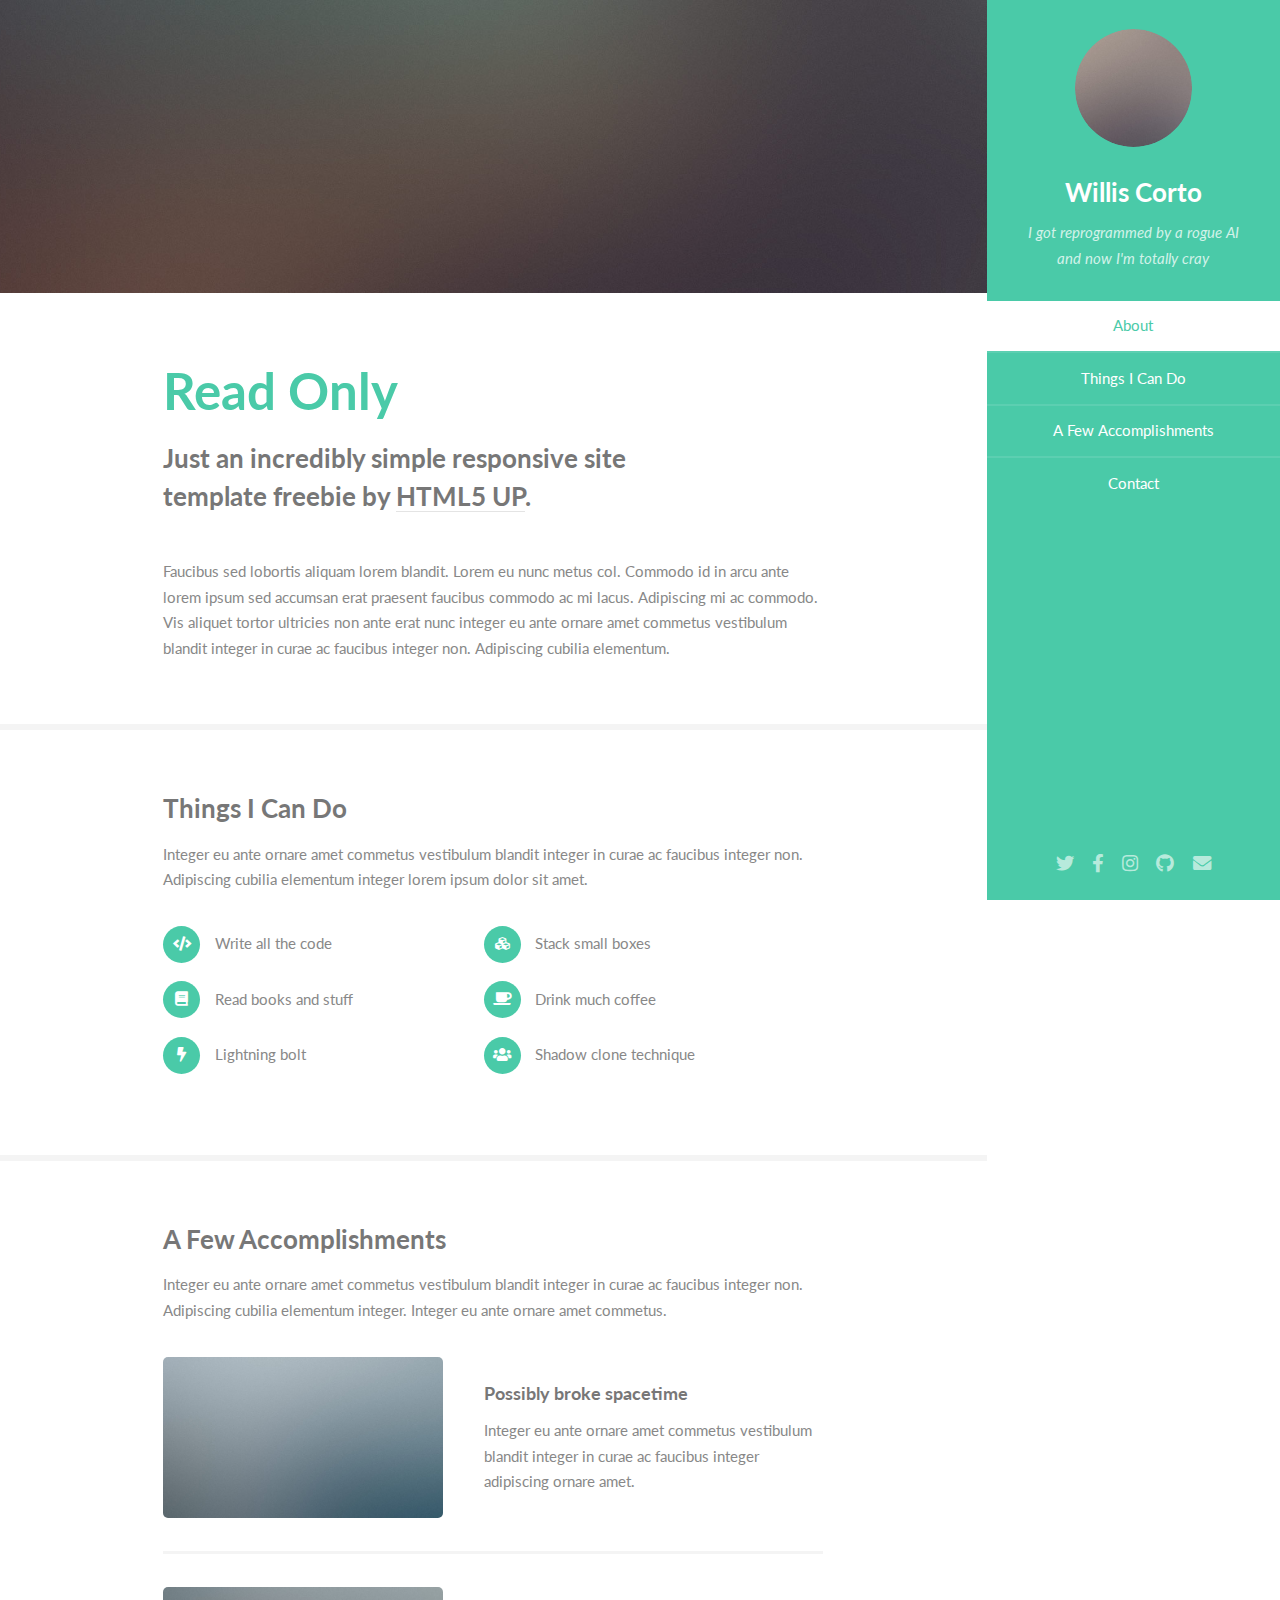
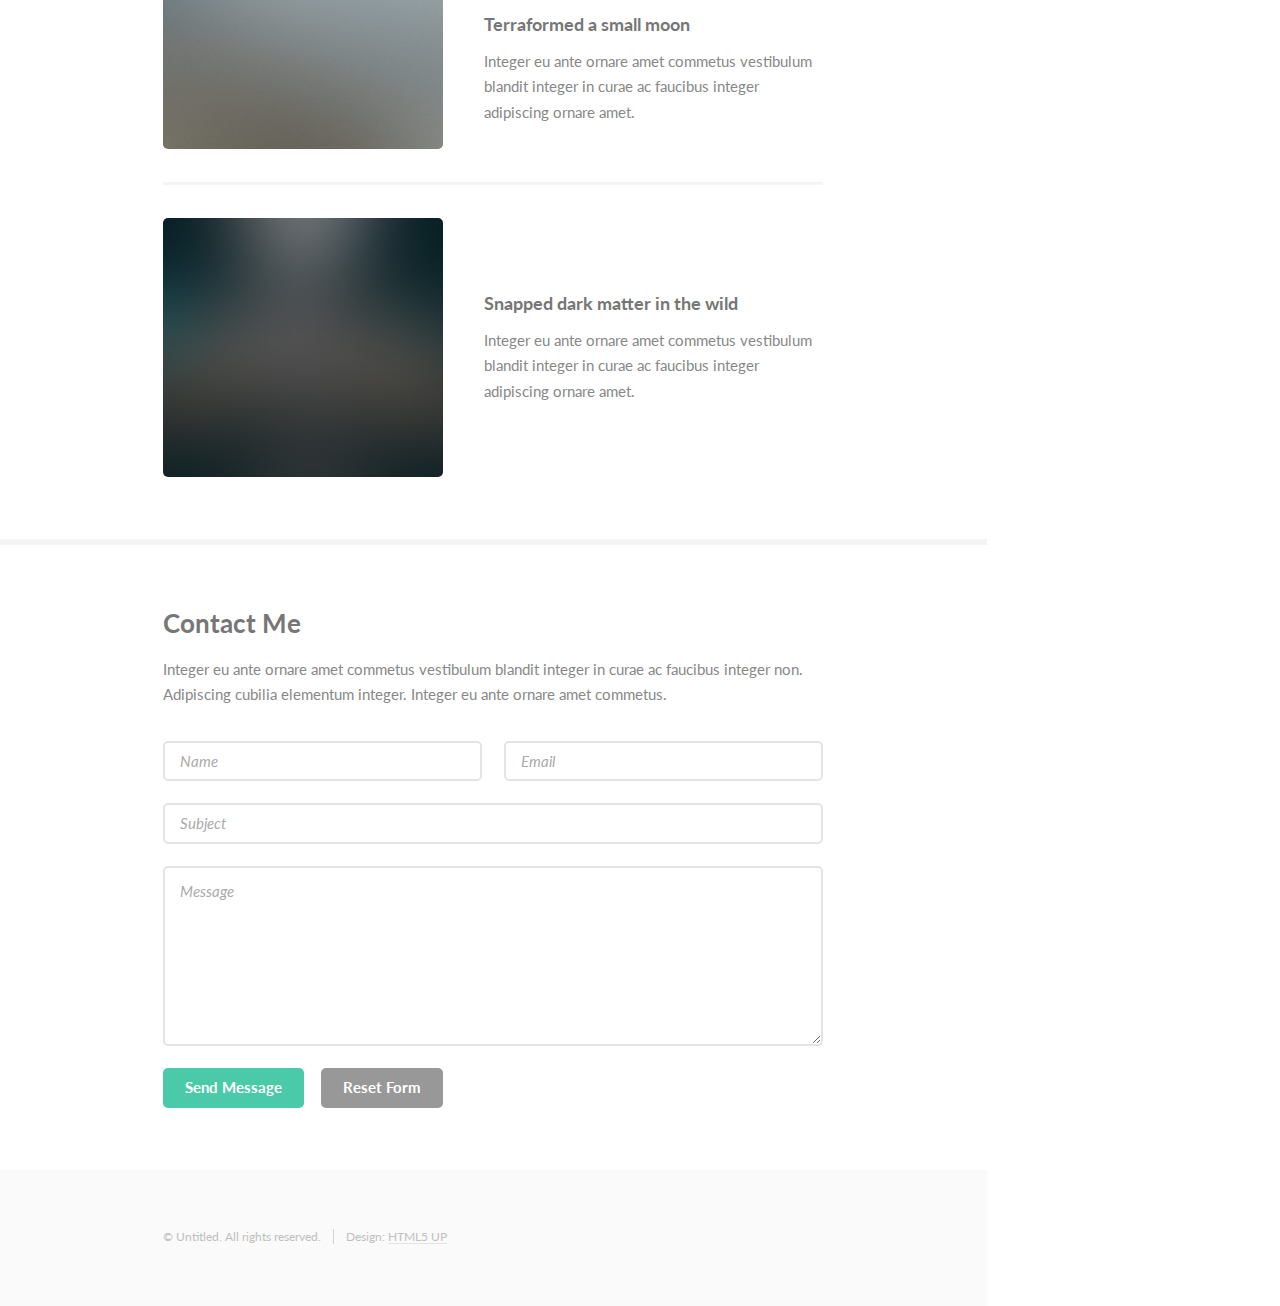
<file: index.html>
<!DOCTYPE HTML>
<!--
	Read Only by HTML5 UP
	html5up.net | @ajlkn
	Free for personal and commercial use under the CCA 3.0 license (html5up.net/license)
-->
<html>
	<head>
		<title>Read Only by HTML5 UP</title>
		<meta charset="utf-8" />
		<meta name="viewport" content="width=device-width, initial-scale=1, user-scalable=no" />
		<link rel="stylesheet" href="assets/css/main.css" />
	</head>
	<body class="is-preload">

		<!-- Header -->
			<section id="header">
				<header>
					<span class="image avatar"><img src="images/avatar.jpg" alt="" /></span>
					<h1 id="logo"><a href="#">Willis Corto</a></h1>
					<p>I got reprogrammed by a rogue AI<br />
					and now I'm totally cray</p>
				</header>
				<nav id="nav">
					<ul>
						<li><a href="#one" class="active">About</a></li>
						<li><a href="#two">Things I Can Do</a></li>
						<li><a href="#three">A Few Accomplishments</a></li>
						<li><a href="#four">Contact</a></li>
					</ul>
				</nav>
				<footer>
					<ul class="icons">
						<li><a href="#" class="icon brands fa-twitter"><span class="label">Twitter</span></a></li>
						<li><a href="#" class="icon brands fa-facebook-f"><span class="label">Facebook</span></a></li>
						<li><a href="#" class="icon brands fa-instagram"><span class="label">Instagram</span></a></li>
						<li><a href="#" class="icon brands fa-github"><span class="label">Github</span></a></li>
						<li><a href="#" class="icon solid fa-envelope"><span class="label">Email</span></a></li>
					</ul>
				</footer>
			</section>

		<!-- Wrapper -->
			<div id="wrapper">

				<!-- Main -->
					<div id="main">

						<!-- One -->
							<section id="one">
								<div class="image main" data-position="center">
									<img src="images/banner.jpg" alt="" />
								</div>
								<div class="container">
									<header class="major">
										<h2>Read Only</h2>
										<p>Just an incredibly simple responsive site<br />
										template freebie by <a href="http://html5up.net">HTML5 UP</a>.</p>
									</header>
									<p>Faucibus sed lobortis aliquam lorem blandit. Lorem eu nunc metus col. Commodo id in arcu ante lorem ipsum sed accumsan erat praesent faucibus commodo ac mi lacus. Adipiscing mi ac commodo. Vis aliquet tortor ultricies non ante erat nunc integer eu ante ornare amet commetus vestibulum blandit integer in curae ac faucibus integer non. Adipiscing cubilia elementum.</p>
								</div>
							</section>

						<!-- Two -->
							<section id="two">
								<div class="container">
									<h3>Things I Can Do</h3>
									<p>Integer eu ante ornare amet commetus vestibulum blandit integer in curae ac faucibus integer non. Adipiscing cubilia elementum integer lorem ipsum dolor sit amet.</p>
									<ul class="feature-icons">
										<li class="icon solid fa-code">Write all the code</li>
										<li class="icon solid fa-cubes">Stack small boxes</li>
										<li class="icon solid fa-book">Read books and stuff</li>
										<li class="icon solid fa-coffee">Drink much coffee</li>
										<li class="icon solid fa-bolt">Lightning bolt</li>
										<li class="icon solid fa-users">Shadow clone technique</li>
									</ul>
								</div>
							</section>

						<!-- Three -->
							<section id="three">
								<div class="container">
									<h3>A Few Accomplishments</h3>
									<p>Integer eu ante ornare amet commetus vestibulum blandit integer in curae ac faucibus integer non. Adipiscing cubilia elementum integer. Integer eu ante ornare amet commetus.</p>
									<div class="features">
										<article>
											<a href="#" class="image"><img src="images/pic01.jpg" alt="" /></a>
											<div class="inner">
												<h4>Possibly broke spacetime</h4>
												<p>Integer eu ante ornare amet commetus vestibulum blandit integer in curae ac faucibus integer adipiscing ornare amet.</p>
											</div>
										</article>
										<article>
											<a href="#" class="image"><img src="images/pic02.jpg" alt="" /></a>
											<div class="inner">
												<h4>Terraformed a small moon</h4>
												<p>Integer eu ante ornare amet commetus vestibulum blandit integer in curae ac faucibus integer adipiscing ornare amet.</p>
											</div>
										</article>
										<article>
											<a href="#" class="image"><img src="images/pic03.jpg" alt="" /></a>
											<div class="inner">
												<h4>Snapped dark matter in the wild</h4>
												<p>Integer eu ante ornare amet commetus vestibulum blandit integer in curae ac faucibus integer adipiscing ornare amet.</p>
											</div>
										</article>
									</div>
								</div>
							</section>

						<!-- Four -->
							<section id="four">
								<div class="container">
									<h3>Contact Me</h3>
									<p>Integer eu ante ornare amet commetus vestibulum blandit integer in curae ac faucibus integer non. Adipiscing cubilia elementum integer. Integer eu ante ornare amet commetus.</p>
									<form method="post" action="#">
										<div class="row gtr-uniform">
											<div class="col-6 col-12-xsmall"><input type="text" name="name" id="name" placeholder="Name" /></div>
											<div class="col-6 col-12-xsmall"><input type="email" name="email" id="email" placeholder="Email" /></div>
											<div class="col-12"><input type="text" name="subject" id="subject" placeholder="Subject" /></div>
											<div class="col-12"><textarea name="message" id="message" placeholder="Message" rows="6"></textarea></div>
											<div class="col-12">
												<ul class="actions">
													<li><input type="submit" class="primary" value="Send Message" /></li>
													<li><input type="reset" value="Reset Form" /></li>
												</ul>
											</div>
										</div>
									</form>
								</div>
							</section>

						<!-- Five -->
						<!--
							<section id="five">
								<div class="container">
									<h3>Elements</h3>

									<section>
										<h4>Text</h4>
										<p>This is <b>bold</b> and this is <strong>strong</strong>. This is <i>italic</i> and this is <em>emphasized</em>.
										This is <sup>superscript</sup> text and this is <sub>subscript</sub> text.
										This is <u>underlined</u> and this is code: <code>for (;;) { ... }</code>. Finally, <a href="#">this is a link</a>.</p>
										<hr />
										<header>
											<h4>Heading with a Subtitle</h4>
											<p>Lorem ipsum dolor sit amet nullam id egestas urna aliquam</p>
										</header>
										<p>Nunc lacinia ante nunc ac lobortis. Interdum adipiscing gravida odio porttitor sem non mi integer non faucibus ornare mi ut ante amet placerat aliquet. Volutpat eu sed ante lacinia sapien lorem accumsan varius montes viverra nibh in adipiscing blandit tempus accumsan.</p>
										<header>
											<h5>Heading with a Subtitle</h5>
											<p>Lorem ipsum dolor sit amet nullam id egestas urna aliquam</p>
										</header>
										<p>Nunc lacinia ante nunc ac lobortis. Interdum adipiscing gravida odio porttitor sem non mi integer non faucibus ornare mi ut ante amet placerat aliquet. Volutpat eu sed ante lacinia sapien lorem accumsan varius montes viverra nibh in adipiscing blandit tempus accumsan.</p>
										<hr />
										<h2>Heading Level 2</h2>
										<h3>Heading Level 3</h3>
										<h4>Heading Level 4</h4>
										<h5>Heading Level 5</h5>
										<h6>Heading Level 6</h6>
										<hr />
										<h5>Blockquote</h5>
										<blockquote>Fringilla nisl. Donec accumsan interdum nisi, quis tincidunt felis sagittis eget tempus euismod. Vestibulum ante ipsum primis in faucibus vestibulum. Blandit adipiscing eu felis iaculis volutpat ac adipiscing accumsan faucibus. Vestibulum ante ipsum primis in faucibus lorem ipsum dolor sit amet nullam adipiscing eu felis.</blockquote>
										<h5>Preformatted</h5>
										<pre><code>i = 0;

while (!deck.isInOrder()) {
    print 'Iteration ' + i;
    deck.shuffle();
    i++;
}

print 'It took ' + i + ' iterations to sort the deck.';</code></pre>
									</section>

									<section>
										<h4>Lists</h4>
										<div class="row">
											<div class="col-6 col-12-xsmall">
												<h5>Unordered</h5>
												<ul>
													<li>Dolor pulvinar etiam magna etiam.</li>
													<li>Sagittis adipiscing lorem eleifend.</li>
													<li>Felis enim feugiat dolore viverra.</li>
												</ul>
												<h5>Alternate</h5>
												<ul class="alt">
													<li>Dolor pulvinar etiam magna etiam.</li>
													<li>Sagittis adipiscing lorem eleifend.</li>
													<li>Felis enim feugiat dolore viverra.</li>
												</ul>
											</div>
											<div class="col-6 col-12-xsmall">
												<h5>Ordered</h5>
												<ol>
													<li>Dolor pulvinar etiam magna etiam.</li>
													<li>Etiam vel felis at lorem sed viverra.</li>
													<li>Felis enim feugiat dolore viverra.</li>
													<li>Dolor pulvinar etiam magna etiam.</li>
													<li>Etiam vel felis at lorem sed viverra.</li>
													<li>Felis enim feugiat dolore viverra.</li>
												</ol>
												<h5>Icons</h5>
												<ul class="icons">
													<li><a href="#" class="icon brands fa-twitter"><span class="label">Twitter</span></a></li>
													<li><a href="#" class="icon brands fa-facebook-f"><span class="label">Facebook</span></a></li>
													<li><a href="#" class="icon brands fa-instagram"><span class="label">Instagram</span></a></li>
													<li><a href="#" class="icon brands fa-github"><span class="label">Github</span></a></li>
													<li><a href="#" class="icon brands fa-dribbble"><span class="label">Dribbble</span></a></li>
													<li><a href="#" class="icon brands fa-tumblr"><span class="label">Tumblr</span></a></li>
												</ul>
											</div>
										</div>
										<h5>Actions</h5>
										<ul class="actions">
											<li><a href="#" class="button primary">Default</a></li>
											<li><a href="#" class="button">Default</a></li>
											<li><a href="#" class="button alt">Default</a></li>
										</ul>
										<ul class="actions small">
											<li><a href="#" class="button primary small">Small</a></li>
											<li><a href="#" class="button small">Small</a></li>
											<li><a href="#" class="button alt small">Small</a></li>
										</ul>
										<div class="row">
											<div class="col-3 col-6-medium col-12-xsmall">
												<ul class="actions stacked">
													<li><a href="#" class="button primary">Default</a></li>
													<li><a href="#" class="button">Default</a></li>
													<li><a href="#" class="button alt">Default</a></li>
												</ul>
											</div>
											<div class="col-3 col-6 col-12-xsmall">
												<ul class="actions stacked">
													<li><a href="#" class="button primary small">Small</a></li>
													<li><a href="#" class="button small">Small</a></li>
													<li><a href="#" class="button alt small">Small</a></li>
												</ul>
											</div>
											<div class="col-3 col-6-medium col-12-xsmall">
												<ul class="actions stacked">
													<li><a href="#" class="button primary fit">Default</a></li>
													<li><a href="#" class="button fit">Default</a></li>
													<li><a href="#" class="button alt fit">Default</a></li>
												</ul>
											</div>
											<div class="col-3 col-6-medium col-12-xsmall">
												<ul class="actions stacked">
													<li><a href="#" class="button primary small fit">Small</a></li>
													<li><a href="#" class="button small fit">Small</a></li>
													<li><a href="#" class="button alt small fit">Small</a></li>
												</ul>
											</div>
										</div>
									</section>

									<section>
										<h4>Table</h4>
										<h5>Default</h5>
										<div class="table-wrapper">
											<table>
												<thead>
													<tr>
														<th>Name</th>
														<th>Description</th>
														<th>Price</th>
													</tr>
												</thead>
												<tbody>
													<tr>
														<td>Item One</td>
														<td>Ante turpis integer aliquet porttitor.</td>
														<td>29.99</td>
													</tr>
													<tr>
														<td>Item Two</td>
														<td>Vis ac commodo adipiscing arcu aliquet.</td>
														<td>19.99</td>
													</tr>
													<tr>
														<td>Item Three</td>
														<td> Morbi faucibus arcu accumsan lorem.</td>
														<td>29.99</td>
													</tr>
													<tr>
														<td>Item Four</td>
														<td>Vitae integer tempus condimentum.</td>
														<td>19.99</td>
													</tr>
													<tr>
														<td>Item Five</td>
														<td>Ante turpis integer aliquet porttitor.</td>
														<td>29.99</td>
													</tr>
												</tbody>
												<tfoot>
													<tr>
														<td colspan="2"></td>
														<td>100.00</td>
													</tr>
												</tfoot>
											</table>
										</div>

										<h5>Alternate</h5>
										<div class="table-wrapper">
											<table class="alt">
												<thead>
													<tr>
														<th>Name</th>
														<th>Description</th>
														<th>Price</th>
													</tr>
												</thead>
												<tbody>
													<tr>
														<td>Item One</td>
														<td>Ante turpis integer aliquet porttitor.</td>
														<td>29.99</td>
													</tr>
													<tr>
														<td>Item Two</td>
														<td>Vis ac commodo adipiscing arcu aliquet.</td>
														<td>19.99</td>
													</tr>
													<tr>
														<td>Item Three</td>
														<td> Morbi faucibus arcu accumsan lorem.</td>
														<td>29.99</td>
													</tr>
													<tr>
														<td>Item Four</td>
														<td>Vitae integer tempus condimentum.</td>
														<td>19.99</td>
													</tr>
													<tr>
														<td>Item Five</td>
														<td>Ante turpis integer aliquet porttitor.</td>
														<td>29.99</td>
													</tr>
												</tbody>
												<tfoot>
													<tr>
														<td colspan="2"></td>
														<td>100.00</td>
													</tr>
												</tfoot>
											</table>
										</div>
									</section>

									<section>
										<h4>Buttons</h4>
										<ul class="actions">
											<li><a href="#" class="button primary">Primary</a></li>
											<li><a href="#" class="button">Default</a></li>
											<li><a href="#" class="button alt">Alternate</a></li>
										</ul>
										<ul class="actions">
											<li><a href="#" class="button primary large">Large</a></li>
											<li><a href="#" class="button">Default</a></li>
											<li><a href="#" class="button alt small">Small</a></li>
										</ul>
										<ul class="actions fit">
											<li><a href="#" class="button primary fit">Fit</a></li>
											<li><a href="#" class="button fit">Fit</a></li>
											<li><a href="#" class="button alt fit">Fit</a></li>
										</ul>
										<ul class="actions fit small">
											<li><a href="#" class="button primary fit small">Fit + Small</a></li>
											<li><a href="#" class="button fit small">Fit + Small</a></li>
											<li><a href="#" class="button alt fit small">Fit + Small</a></li>
										</ul>
										<ul class="actions">
											<li><a href="#" class="button primary icon solid fa-download">Icon</a></li>
											<li><a href="#" class="button icon solid fa-download">Icon</a></li>
											<li><a href="#" class="button alt icon solid fa-check">Icon</a></li>
										</ul>
										<ul class="actions">
											<li><span class="button primary disabled">Primary</span></li>
											<li><span class="button disabled">Default</span></li>
											<li><span class="button alt disabled">Alternate</span></li>
										</ul>
									</section>

									<section>
										<h4>Form</h4>
										<form method="post" action="#">
											<div class="row gtr-uniform">
												<div class="col-6 col-12-xsmall">
													<input type="text" name="demo-name" id="demo-name" value="" placeholder="Name" />
												</div>
												<div class="col-6 col-12-xsmall">
													<input type="email" name="demo-email" id="demo-email" value="" placeholder="Email" />
												</div>
												<div class="col-12">
													<select name="demo-category" id="demo-category">
														<option value="">- Category -</option>
														<option value="1">Manufacturing</option>
														<option value="1">Shipping</option>
														<option value="1">Administration</option>
														<option value="1">Human Resources</option>
													</select>
												</div>
												<div class="col-4 col-12-medium">
													<input type="radio" id="demo-priority-low" name="demo-priority" checked>
													<label for="demo-priority-low">Low Priority</label>
												</div>
												<div class="col-4 col-12-medium">
													<input type="radio" id="demo-priority-normal" name="demo-priority">
													<label for="demo-priority-normal">Normal Priority</label>
												</div>
												<div class="col-4 col-12-medium">
													<input type="radio" id="demo-priority-high" name="demo-priority">
													<label for="demo-priority-high">High Priority</label>
												</div>
												<div class="col-6 col-12-medium">
													<input type="checkbox" id="demo-copy" name="demo-copy">
													<label for="demo-copy">Email me a copy of this message</label>
												</div>
												<div class="col-6 col-12-medium">
													<input type="checkbox" id="demo-human" name="demo-human" checked>
													<label for="demo-human">I am a human and not a robot</label>
												</div>
												<div class="col-12">
													<textarea name="demo-message" id="demo-message" placeholder="Enter your message" rows="6"></textarea>
												</div>
												<div class="col-12">
													<ul class="actions">
														<li><input type="submit" value="Send Message" /></li>
														<li><input type="reset" value="Reset" class="alt" /></li>
													</ul>
												</div>
											</div>
										</form>
									</section>

									<section>
										<h4>Image</h4>
										<h5>Fit</h5>
										<span class="image fit"><img src="images/banner.jpg" alt="" /></span>
										<div class="box alt">
											<div class="row gtr-50 gtr-uniform">
												<div class="col-4"><span class="image fit"><img src="images/pic01.jpg" alt="" /></span></div>
												<div class="col-4"><span class="image fit"><img src="images/pic02.jpg" alt="" /></span></div>
												<div class="col-4"><span class="image fit"><img src="images/pic03.jpg" alt="" /></span></div>
												<div class="col-4"><span class="image fit"><img src="images/pic02.jpg" alt="" /></span></div>
												<div class="col-4"><span class="image fit"><img src="images/pic03.jpg" alt="" /></span></div>
												<div class="col-4"><span class="image fit"><img src="images/pic01.jpg" alt="" /></span></div>
												<div class="col-4"><span class="image fit"><img src="images/pic03.jpg" alt="" /></span></div>
												<div class="col-4"><span class="image fit"><img src="images/pic01.jpg" alt="" /></span></div>
												<div class="col-4"><span class="image fit"><img src="images/pic02.jpg" alt="" /></span></div>
											</div>
										</div>
										<h5>Left &amp; Right</h5>
										<p><span class="image left"><img src="images/avatar.jpg" alt="" /></span>Fringilla nisl. Donec accumsan interdum nisi, quis tincidunt felis sagittis eget. tempus euismod. Vestibulum ante ipsum primis in faucibus vestibulum. Blandit adipiscing eu felis iaculis volutpat ac adipiscing accumsan eu faucibus. Integer ac pellentesque praesent tincidunt felis sagittis eget. tempus euismod. Vestibulum ante ipsum primis in faucibus vestibulum. Blandit adipiscing eu felis iaculis volutpat ac adipiscing accumsan eu faucibus. Integer ac pellentesque praesent. Donec accumsan interdum nisi, quis tincidunt felis sagittis eget. tempus euismod. Vestibulum ante ipsum primis in faucibus vestibulum. Blandit adipiscing eu felis iaculis volutpat ac adipiscing accumsan eu faucibus. Integer ac pellentesque praesent tincidunt felis sagittis eget. tempus euismod. Vestibulum ante ipsum primis in faucibus vestibulum. Blandit adipiscing eu felis iaculis volutpat ac adipiscing accumsan eu faucibus. Integer ac pellentesque praesent.</p>
										<p><span class="image right"><img src="images/avatar.jpg" alt="" /></span>Fringilla nisl. Donec accumsan interdum nisi, quis tincidunt felis sagittis eget. tempus euismod. Vestibulum ante ipsum primis in faucibus vestibulum. Blandit adipiscing eu felis iaculis volutpat ac adipiscing accumsan eu faucibus. Integer ac pellentesque praesent tincidunt felis sagittis eget. tempus euismod. Vestibulum ante ipsum primis in faucibus vestibulum. Blandit adipiscing eu felis iaculis volutpat ac adipiscing accumsan eu faucibus. Integer ac pellentesque praesent. Donec accumsan interdum nisi, quis tincidunt felis sagittis eget. tempus euismod. Vestibulum ante ipsum primis in faucibus vestibulum. Blandit adipiscing eu felis iaculis volutpat ac adipiscing accumsan eu faucibus. Integer ac pellentesque praesent tincidunt felis sagittis eget. tempus euismod. Vestibulum ante ipsum primis in faucibus vestibulum. Blandit adipiscing eu felis iaculis volutpat ac adipiscing accumsan eu faucibus. Integer ac pellentesque praesent.</p>
									</section>

								</div>
							</section>
						-->

					</div>

				<!-- Footer -->
					<section id="footer">
						<div class="container">
							<ul class="copyright">
								<li>&copy; Untitled. All rights reserved.</li><li>Design: <a href="http://html5up.net">HTML5 UP</a></li>
							</ul>
						</div>
					</section>

			</div>

		<!-- Scripts -->
			<script src="assets/js/jquery.min.js"></script>
			<script src="assets/js/jquery.scrollex.min.js"></script>
			<script src="assets/js/jquery.scrolly.min.js"></script>
			<script src="assets/js/browser.min.js"></script>
			<script src="assets/js/breakpoints.min.js"></script>
			<script src="assets/js/util.js"></script>
			<script src="assets/js/main.js"></script>

	</body>
</html>
</file>
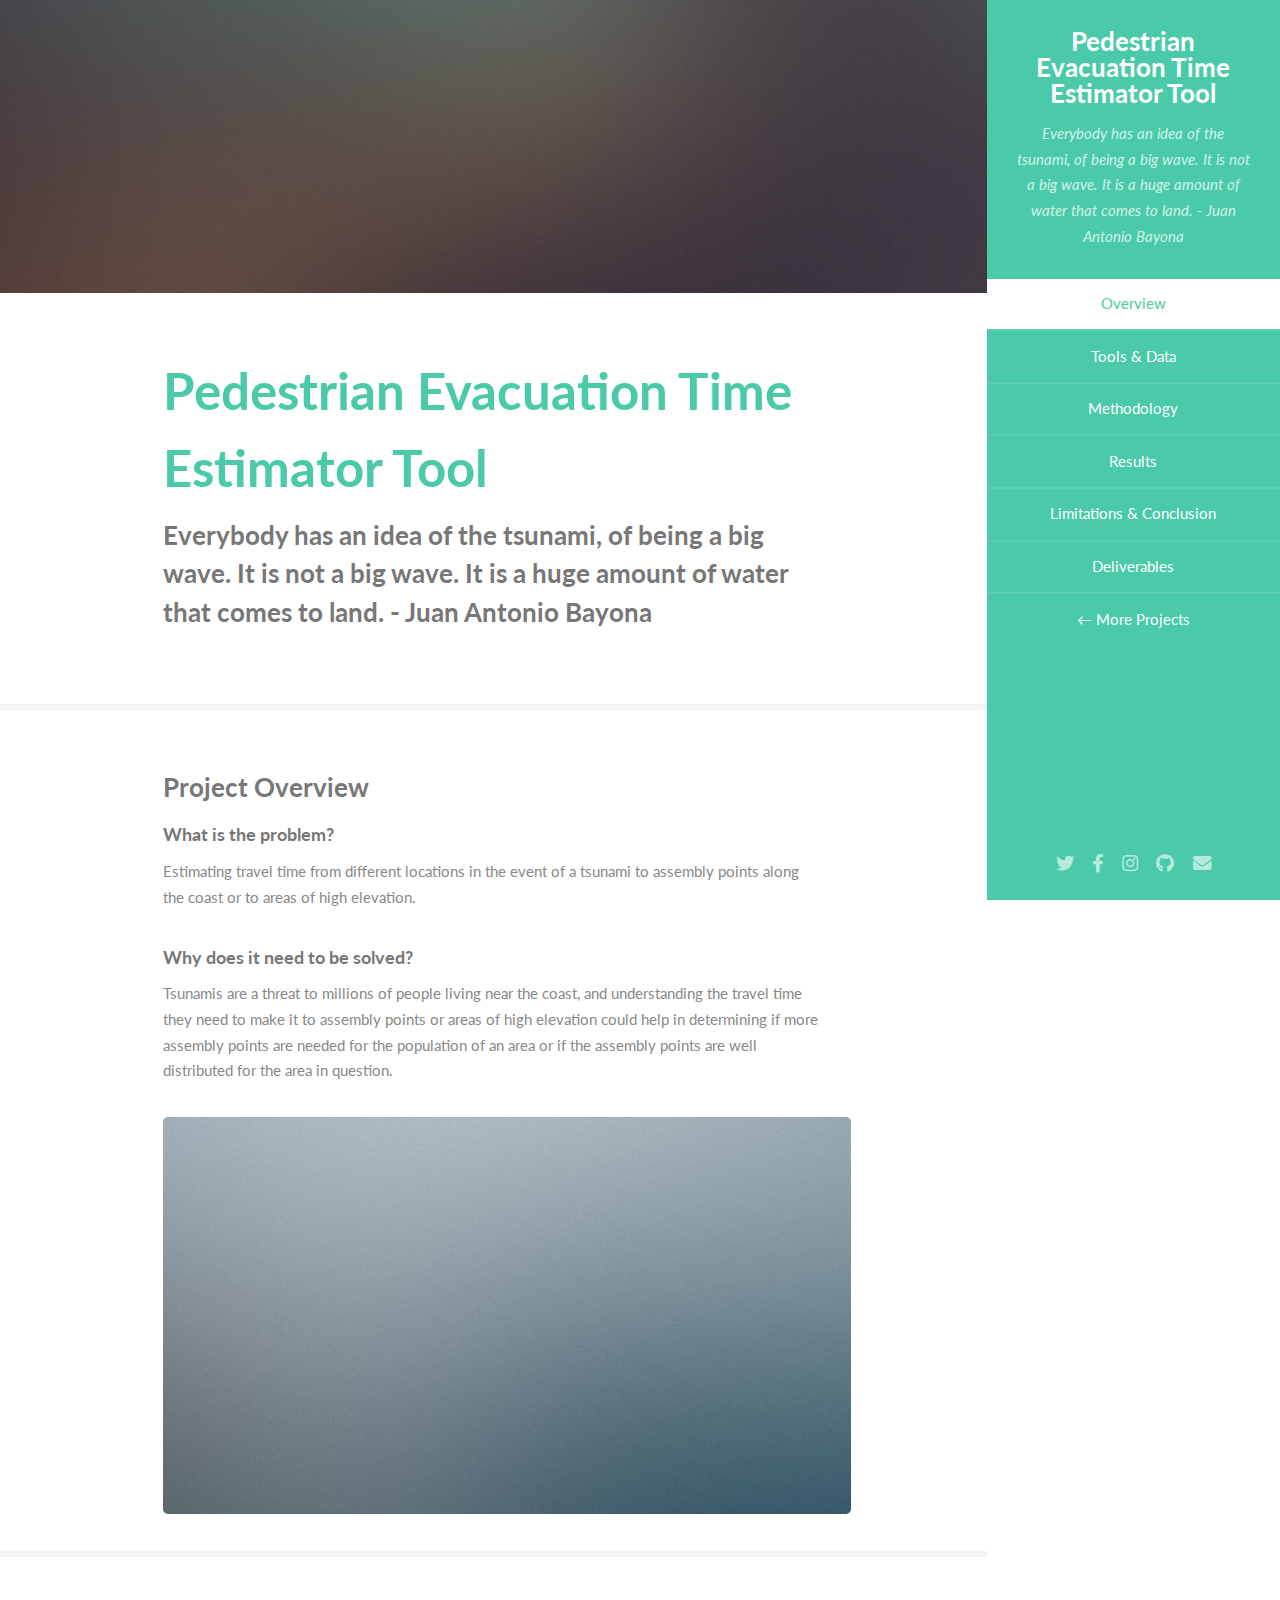
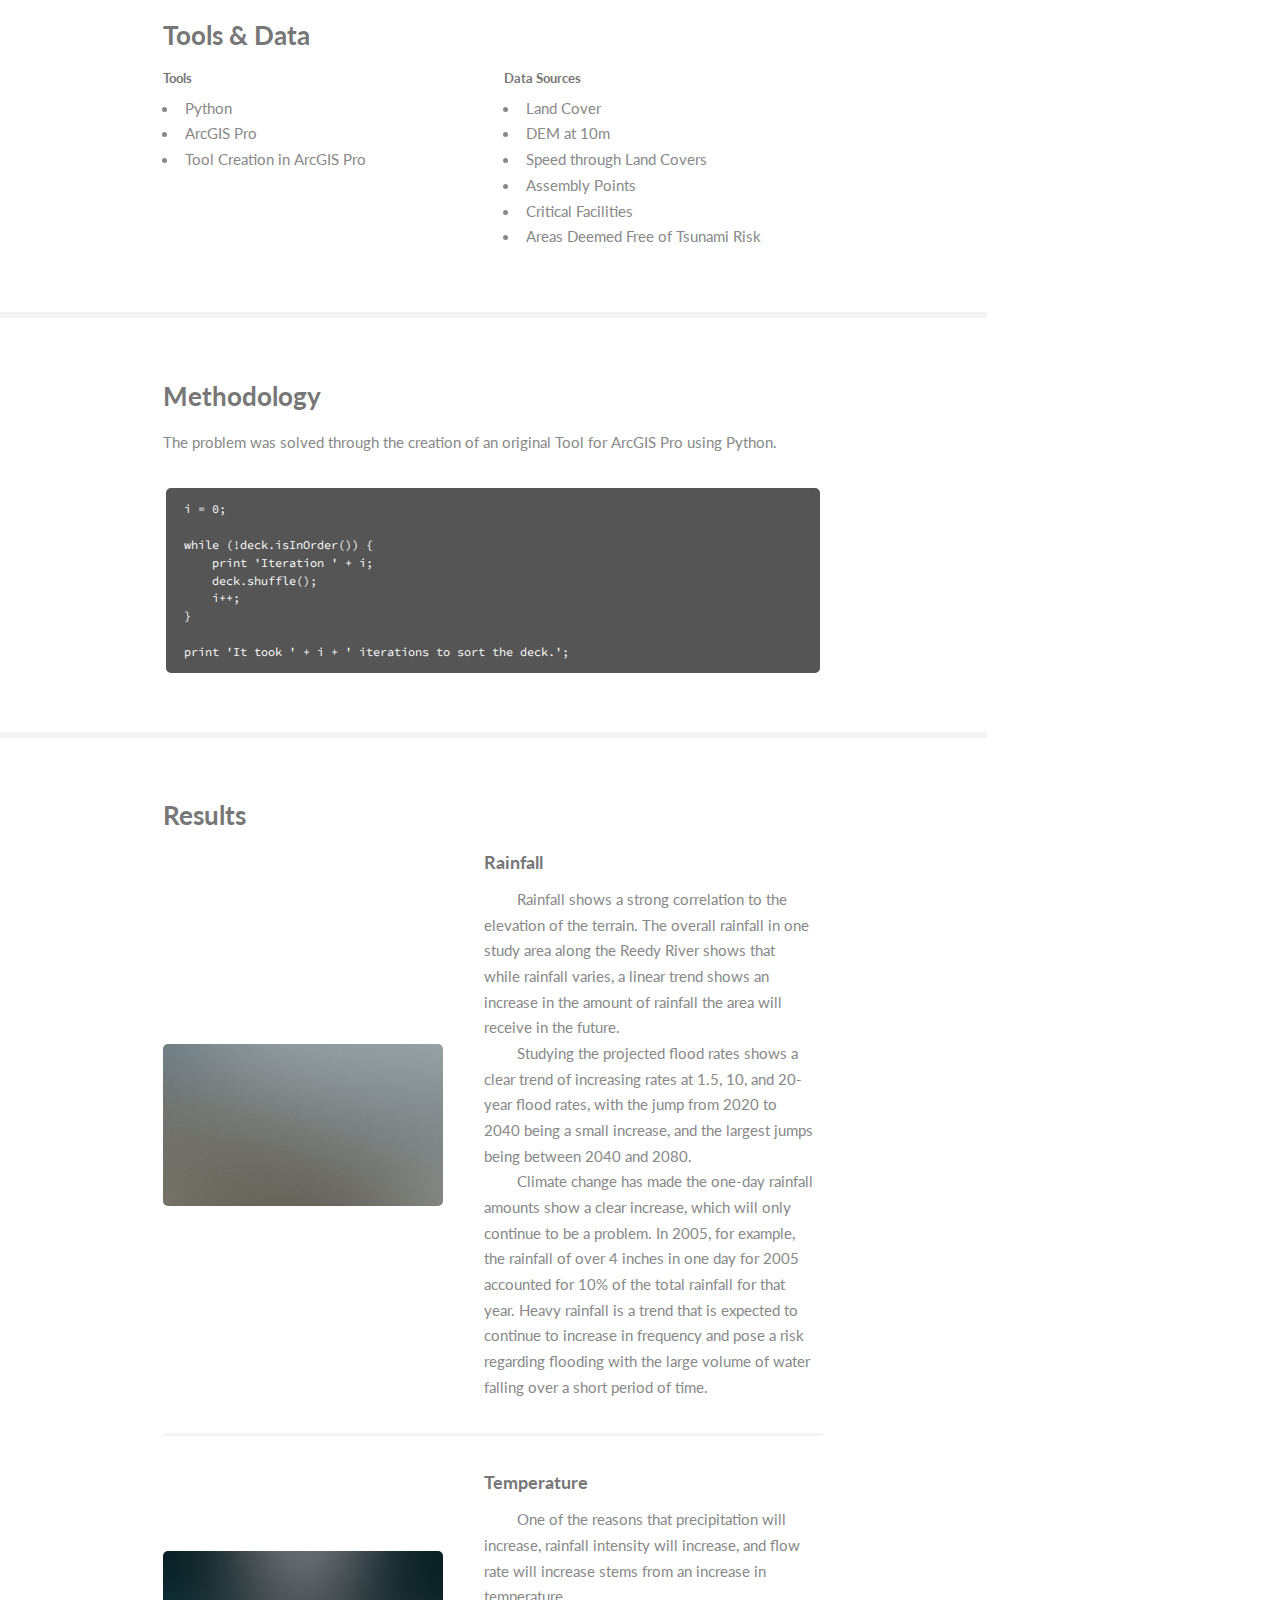
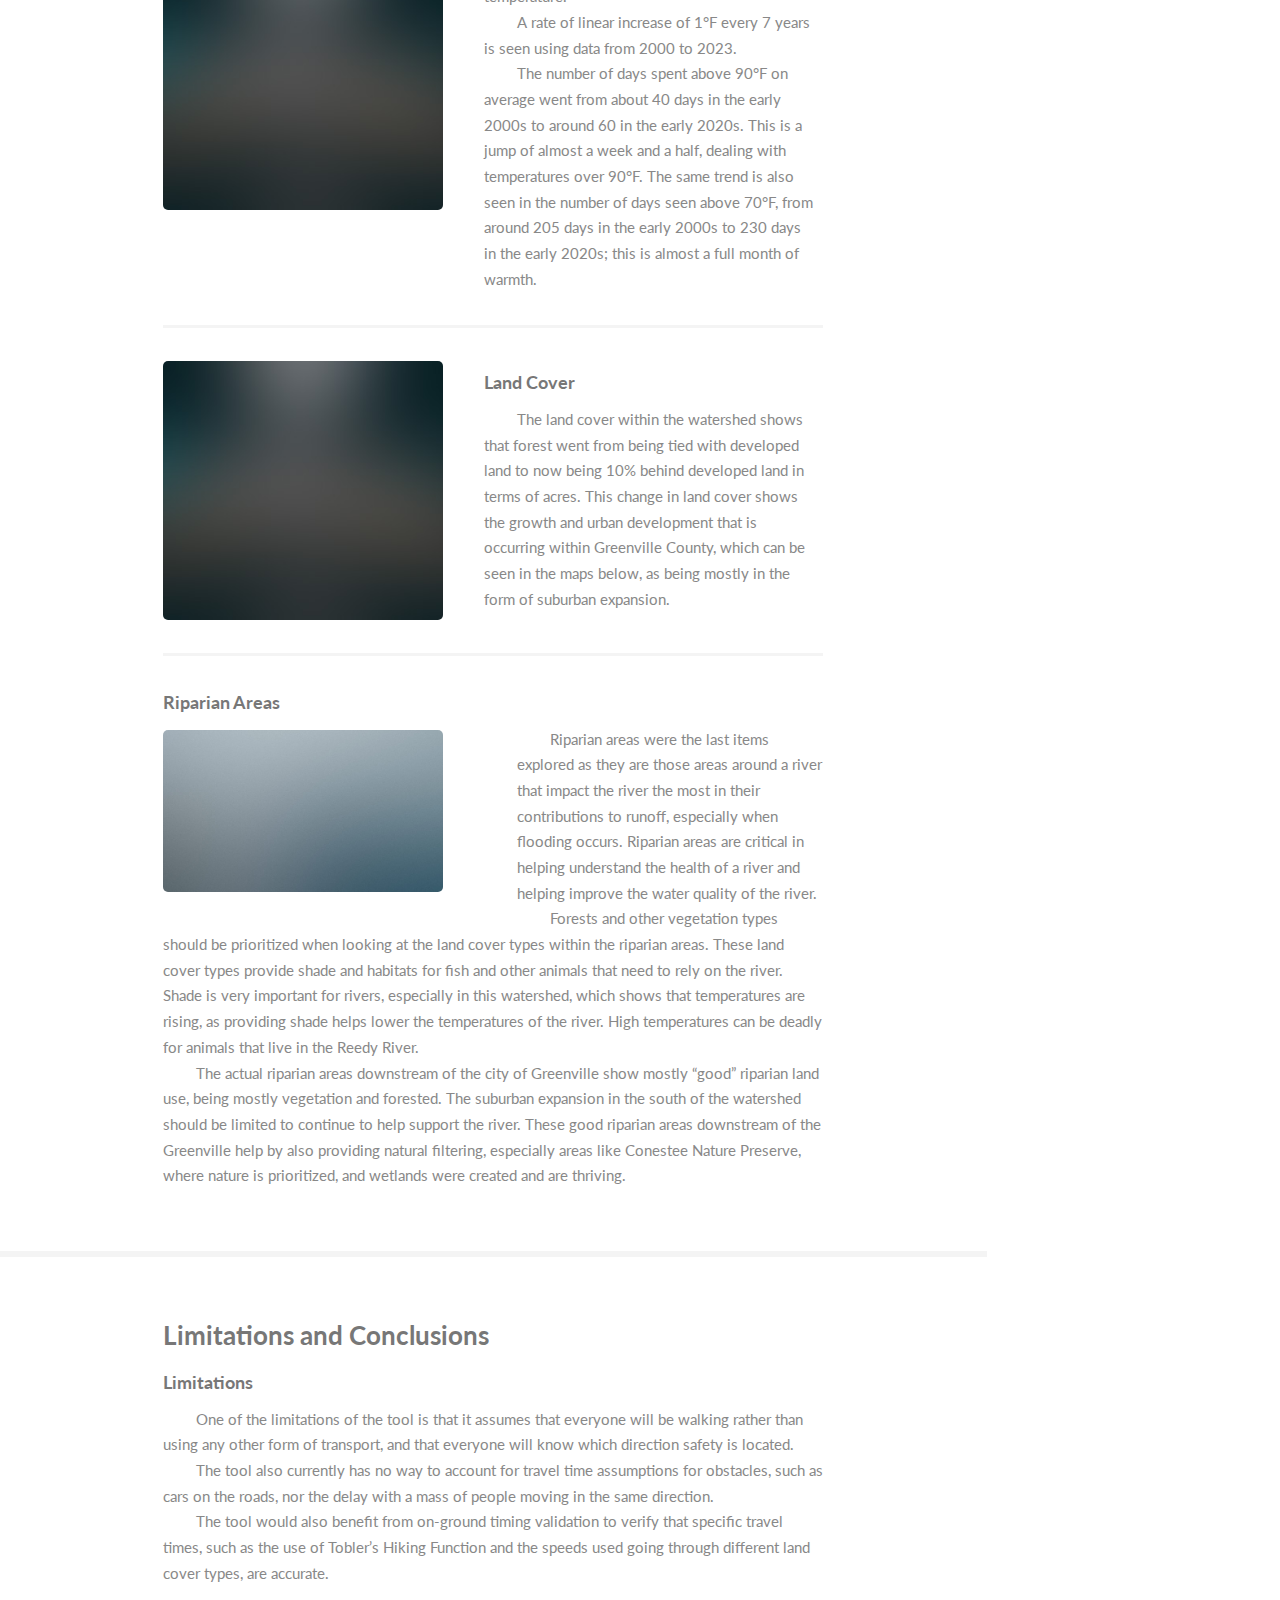
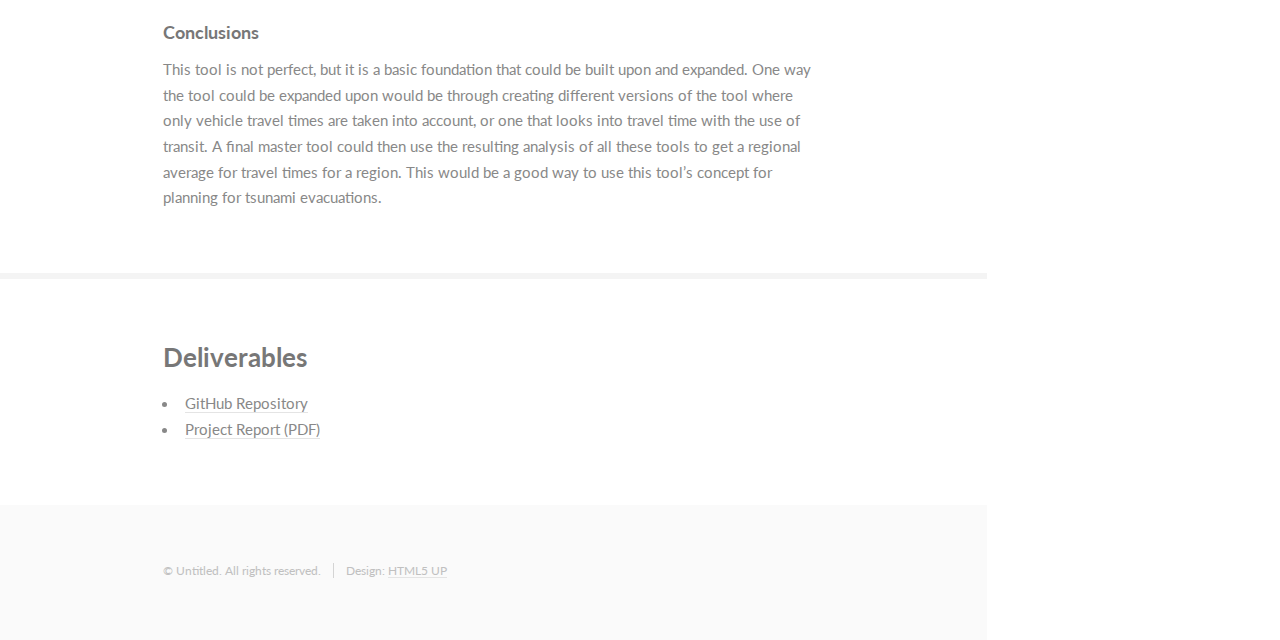
<file: Projects/Evacuation Tool.html>
<!DOCTYPE HTML>
<!--
	Read Only by HTML5 UP
	html5up.net | @ajlkn
	Free for personal and commercial use under the CCA 3.0 license (html5up.net/license)
-->
<html>
	<head>
		<title>Pedestrian Evacuation Time Estimator Tool
</title>
		<meta charset="utf-8" />
		<meta name="viewport" content="width=device-width, initial-scale=1, user-scalable=no" />
		<link rel="stylesheet" href="../assets/css/main.css" />
	</head>
	<body class="is-preload">
		<a href="#navPanel" class="navPanelToggle"></a>

		<!-- Header -->
			<section id="header">
				<header>
					<h1 id="logo"><a href="#">Pedestrian Evacuation Time Estimator Tool</a></h1>
					<p>Everybody has an idea of the tsunami, of being a big wave. It is not a big wave. It is a huge amount of water that comes to land. - Juan Antonio Bayona
</p>
				</header>				
				<nav id="nav">
					<ul>
						<li><a href="#two" class="active">Overview</a></li>
						<li><a href="#three">Tools & Data</a></li>
						<li><a href="#four">Methodology</a></li>
						<li><a href="#five">Results</a></li>
						<li><a href="#six">Limitations & Conclusion</a></li>
						<li><a href="#seven">Deliverables</a></li>						
						<li><a href="../index.html#three" class="logo">← More Projects</a></li>
					</ul>
				</nav>
				<footer>
					<ul class="icons">
						<li><a href="#" class="icon brands fa-twitter"><span class="label">Twitter</span></a></li>
						<li><a href="#" class="icon brands fa-facebook-f"><span class="label">Facebook</span></a></li>
						<li><a href="#" class="icon brands fa-instagram"><span class="label">Instagram</span></a></li>
						<li><a href="#" class="icon brands fa-github"><span class="label">Github</span></a></li>
						<li><a href="#" class="icon solid fa-envelope"><span class="label">Email</span></a></li>
					</ul>
				</footer>
			</section>

		<!-- Wrapper -->
			<div id="wrapper">

				<!-- Main -->
					<div id="main">

						<!-- One -->
							<section id="one">
								<div class="image main" data-position="center">
									<img src="../images/banner.jpg" alt="" />
								</div>
								<div class="container">
									<header class="major">
										<h2>Pedestrian Evacuation Time Estimator Tool</h2>
										<p>Everybody has an idea of the tsunami, of being a big wave. It is not a big wave. It is a huge amount of water that comes to land. - Juan Antonio Bayona
</p>
									</header>
								</div>
							</section>

						<!-- Two -->
							<section id="two">
								<div class="container">
									<h3>Project Overview</h3>
                  <h4>What is the problem?</h4>
									<p>Estimating travel time from different locations in the event of a tsunami to assembly points along the coast or to areas of high elevation.
</p>
                  <h4>Why does it need to be solved?</h4>
									<p>Tsunamis are a threat to millions of people living near the coast, and understanding the travel time they need to make it to assembly points or areas of high elevation could help in determining if more assembly points are needed for the population of an area or if the assembly points are well distributed for the area in question.
</p>
									<a href="#" class="image"><img src="../images/pic01.jpg" alt="" /></a>
								</div>
							</section>

						<!-- Three -->
							<section id="three">
								<div class="container">
								<h3>Tools & Data</h3>
									<div class="row">
											<div class="col-6 col-12-xsmall">
									<h5>Tools</h5>
									<ul>
                    <li>Python</li>
                    <li>ArcGIS Pro</li>
                    <li>Tool Creation in ArcGIS Pro</li>
									</ul>
											</div>
												<div class="col-6 col-12-xsmall">
									<h5>Data Sources</h5>
									<ul>
                				        <li>Land Cover</li>
                				        <li>DEM at 10m</li>
                                <li>Speed through Land Covers</li>
                                <li>Assembly Points</li>
                                <li>Critical Facilities</li>
                                <li>Areas Deemed Free of Tsunami Risk</li>
     				               </ul>
									</div>
									</div>
								</div>
							</section>

						<!-- Four -->
							<section id="four">
								<div class="container">
									<h3>Methodology</h3>
									<p>
The problem was solved through the creation of an original Tool for ArcGIS Pro using Python.
									</p>
<pre><code>i = 0;

while (!deck.isInOrder()) {
    print 'Iteration ' + i;
    deck.shuffle();
    i++;
}

print 'It took ' + i + ' iterations to sort the deck.';</code></pre>
								</div>
							</section>

						<!-- Five -->
							<section id="five">
								<div class="container">
									<h3>Results</h3>
									                    <div class="features">
										<article>
											<a href="#" class="image"><img src="../images/pic02.jpg" alt="" /></a>
											<div class="inner">
												<h4>Rainfall</h4>
												<p>&emsp;&emsp;&emsp;Rainfall shows a strong correlation to the elevation of the terrain. The overall rainfall in one study area along the Reedy River shows that while rainfall varies, a linear trend shows an increase in the amount of rainfall the area will receive in the future.<br>
												&emsp;&emsp;&emsp;Studying the projected flood rates shows a clear trend of increasing rates at 1.5, 10, and 20-year flood rates, with the jump from 2020 to 2040 being a small increase, and the largest jumps being between 2040 and 2080.<br>
												&emsp;&emsp;&emsp;Climate change has made the one-day rainfall amounts show a clear increase, which will only continue to be a problem. In 2005, for example, the rainfall of over 4 inches in one day for 2005 accounted for 10% of the total rainfall for that year. Heavy rainfall is a trend that is expected to continue to increase in frequency and pose a risk regarding flooding with the large volume of water falling over a short period of time.
</p>
											</div>
										</article>
										<article>
											<a href="#" class="image"><img src="../images/pic03.jpg" alt="" /></a>
											<div class="inner">
												<h4>Temperature</h4>
												<p>&emsp;&emsp;&emsp;One of the reasons that precipitation will increase, rainfall intensity will increase, and flow rate will increase stems from an increase in temperature.<br>
												&emsp;&emsp;&emsp;A rate of linear increase of 1°F every 7 years is seen using data from 2000 to 2023.<br>
												&emsp;&emsp;&emsp;The number of days spent above 90°F on average went from about 40 days in the early 2000s to around 60 in the early 2020s. This is a jump of almost a week and a half, dealing with temperatures over 90°F. The same trend is also seen in the number of days seen above 70°F, from around 205 days in the early 2000s to 230 days in the early 2020s; this is almost a full month of warmth.
					  </p>
											</div>
										</article>
																									<article>
											<a href="#" class="image"><img src="../images/pic03.jpg" alt="" /></a>
											<div class="inner">
												<h4>Land Cover</h4>
												<p>&emsp;&emsp;&emsp;The land cover within the watershed shows that forest went from being tied with developed land to now being 10% behind developed land in terms of acres. This change in land cover shows the growth and urban development that is occurring within Greenville County, which can be seen in the maps below, as being mostly in the form of suburban expansion. 
</p>
											</div>
										</article>
																									<article>
												<h4>Riparian Areas</h4>
												<p><span class="image left"><img src="../images/pic01.jpg" alt="" /></span>&emsp;&emsp;&emsp;Riparian areas were the last items explored as they are those areas around a river that impact the river the most in their contributions to runoff, especially when flooding occurs. Riparian areas are critical in helping understand the health of a river and helping improve the water quality of the river.
<br>&emsp;&emsp;&emsp;Forests and other vegetation types should be prioritized when looking at the land cover types within the riparian areas. These land cover types provide shade and habitats for fish and other animals that need to rely on the river. Shade is very important for rivers, especially in this watershed, which shows that temperatures are rising, as providing shade helps lower the temperatures of the river. High temperatures can be deadly for animals that live in the Reedy River.
<br>&emsp;&emsp;&emsp;The actual riparian areas downstream of the city of Greenville show mostly “good” riparian land use, being mostly vegetation and forested. The suburban expansion in the south of the watershed should be limited to continue to help support the river. These good riparian areas downstream of the Greenville help by also providing natural filtering, especially areas like Conestee Nature Preserve, where nature is prioritized, and wetlands were created and are thriving.
</p>
										</article>
									</div>
								</div>
							</section>
						
						<!-- Six -->
							<section id="six">
								<div class="container">
									<h3>Limitations and Conclusions</h3>
									<h4>Limitations</h4>
																					<p>&emsp;&emsp;&emsp;One of the limitations of the tool is that it assumes that everyone will be walking rather than using any other form of transport, and that everyone will know which direction safety is located.<br>
												&emsp;&emsp;&emsp;The tool also currently has no way to account for travel time assumptions for obstacles, such as cars on the roads, nor the delay with a mass of people moving in the same direction.<br>
												&emsp;&emsp;&emsp;The tool would also benefit from on-ground timing validation to verify that specific travel times, such as the use of Tobler’s Hiking Function and the speeds used going through different land cover types, are accurate.
					  </p>
								<h4>Conclusions</h4>
								<p>This tool is not perfect, but it is a basic foundation that could be built upon and expanded. One way the tool could be expanded upon would be through creating different versions of the tool where only vehicle travel times are taken into account, or one that looks into travel time with the use of transit. A final master tool could then use the resulting analysis of all these tools to get a regional average for travel times for a region. This would be a good way to use this tool’s concept for planning for tsunami evacuations. 
</p>
						</div>	
							</section>
						
						<!-- Seven -->
							<section id="seven">
								<div class="container">
									<h3>Deliverables</h3>
                    <ul>
                      <li>
                        <a href="https://github.com/yourusername/your-repo" target="_blank">
                            GitHub Repository
                        </a>
                      </li>
                      <li>
                        <a href="../files/tsunami_report.pdf" target="_blank">
                            Project Report (PDF)
                        </a>
                      </li>
                    </ul>

			</div>
								</section>
					</div>

				<!-- Footer -->
					<section id="footer">
						<div class="container">
							<ul class="copyright">
								<li>&copy; Untitled. All rights reserved.</li><li>Design: <a href="http://html5up.net">HTML5 UP</a></li>
							</ul>
						</div>
					</section>
					</div>


		<!-- Scripts -->
			<script src="../assets/js/jquery.min.js"></script>
			<script src="../assets/js/jquery.scrollex.min.js"></script>
			<script src="../assets/js/jquery.scrolly.min.js"></script>
			<script src="../assets/js/browser.min.js"></script>
			<script src="../assets/js/breakpoints.min.js"></script>
			<script src="../assets/js/util.js"></script>
			<script src="../assets/js/main.js"></script>

	</body>

</html>
</file>
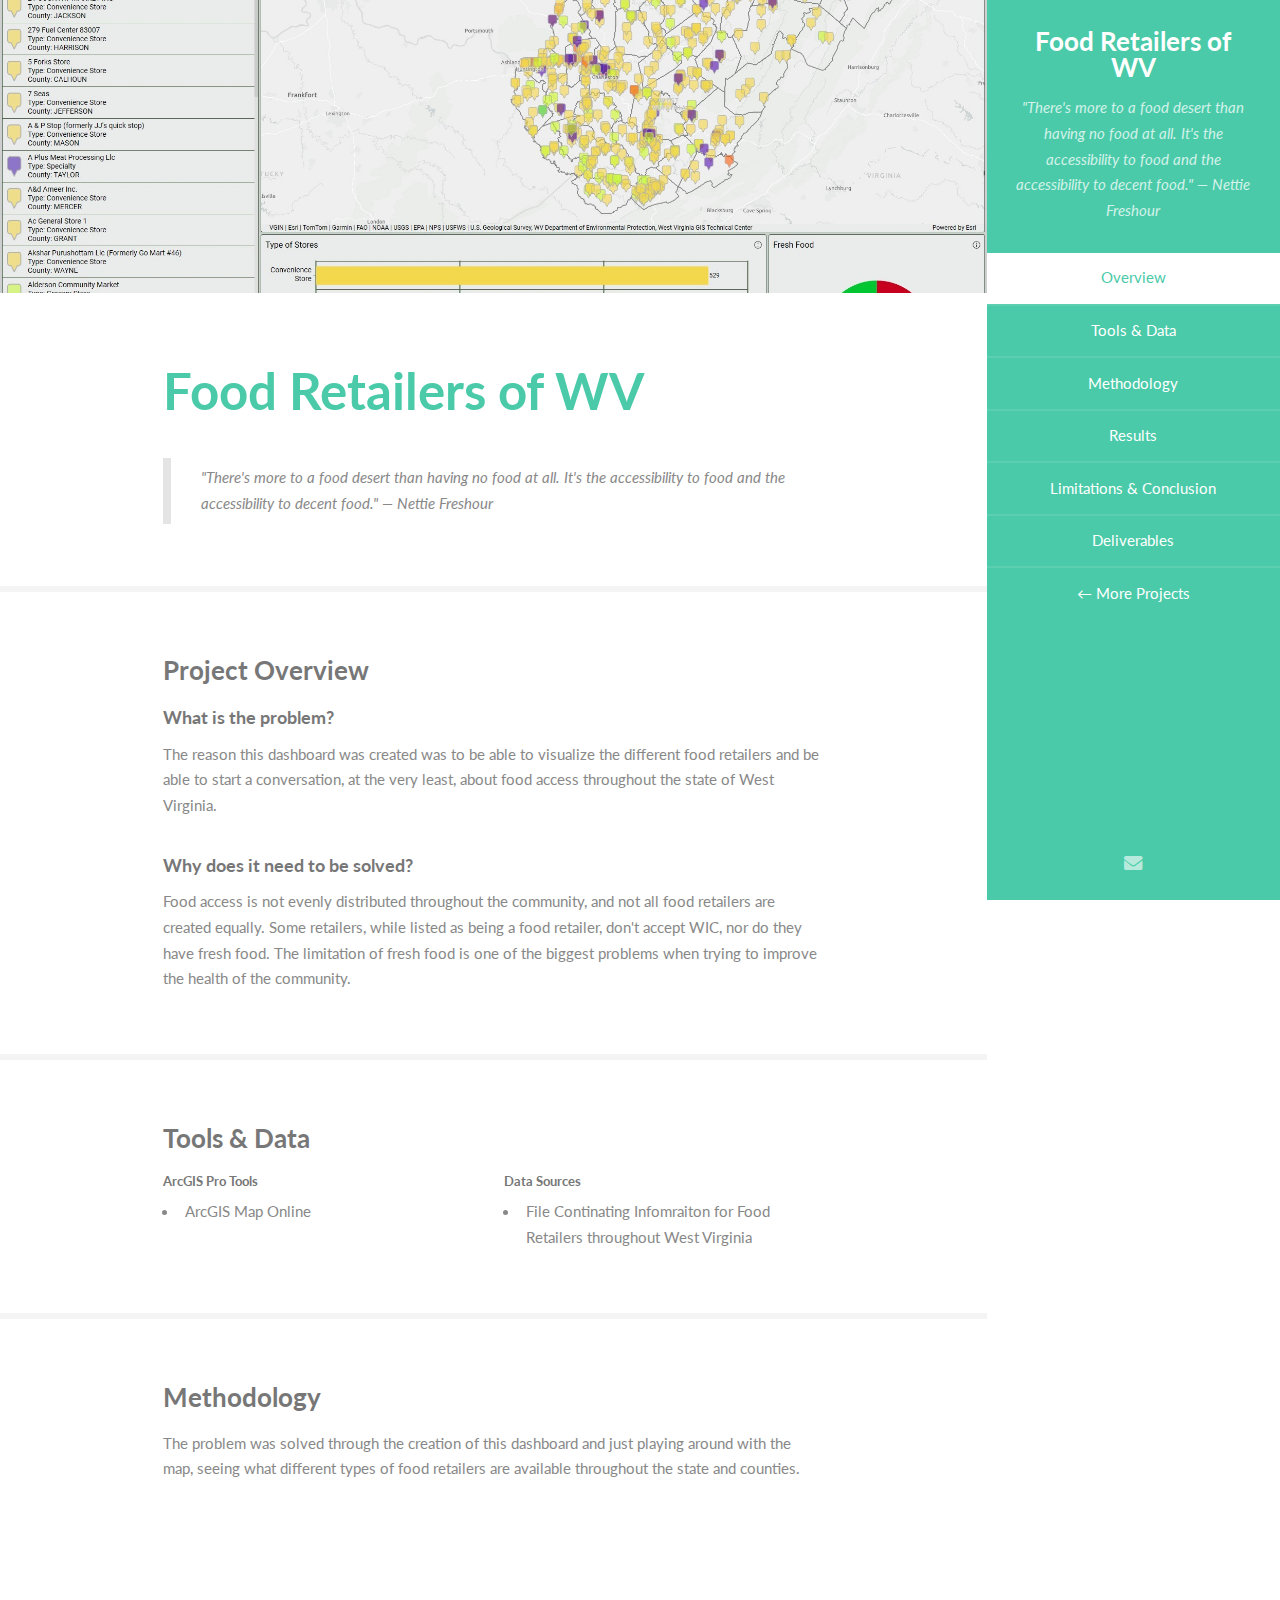
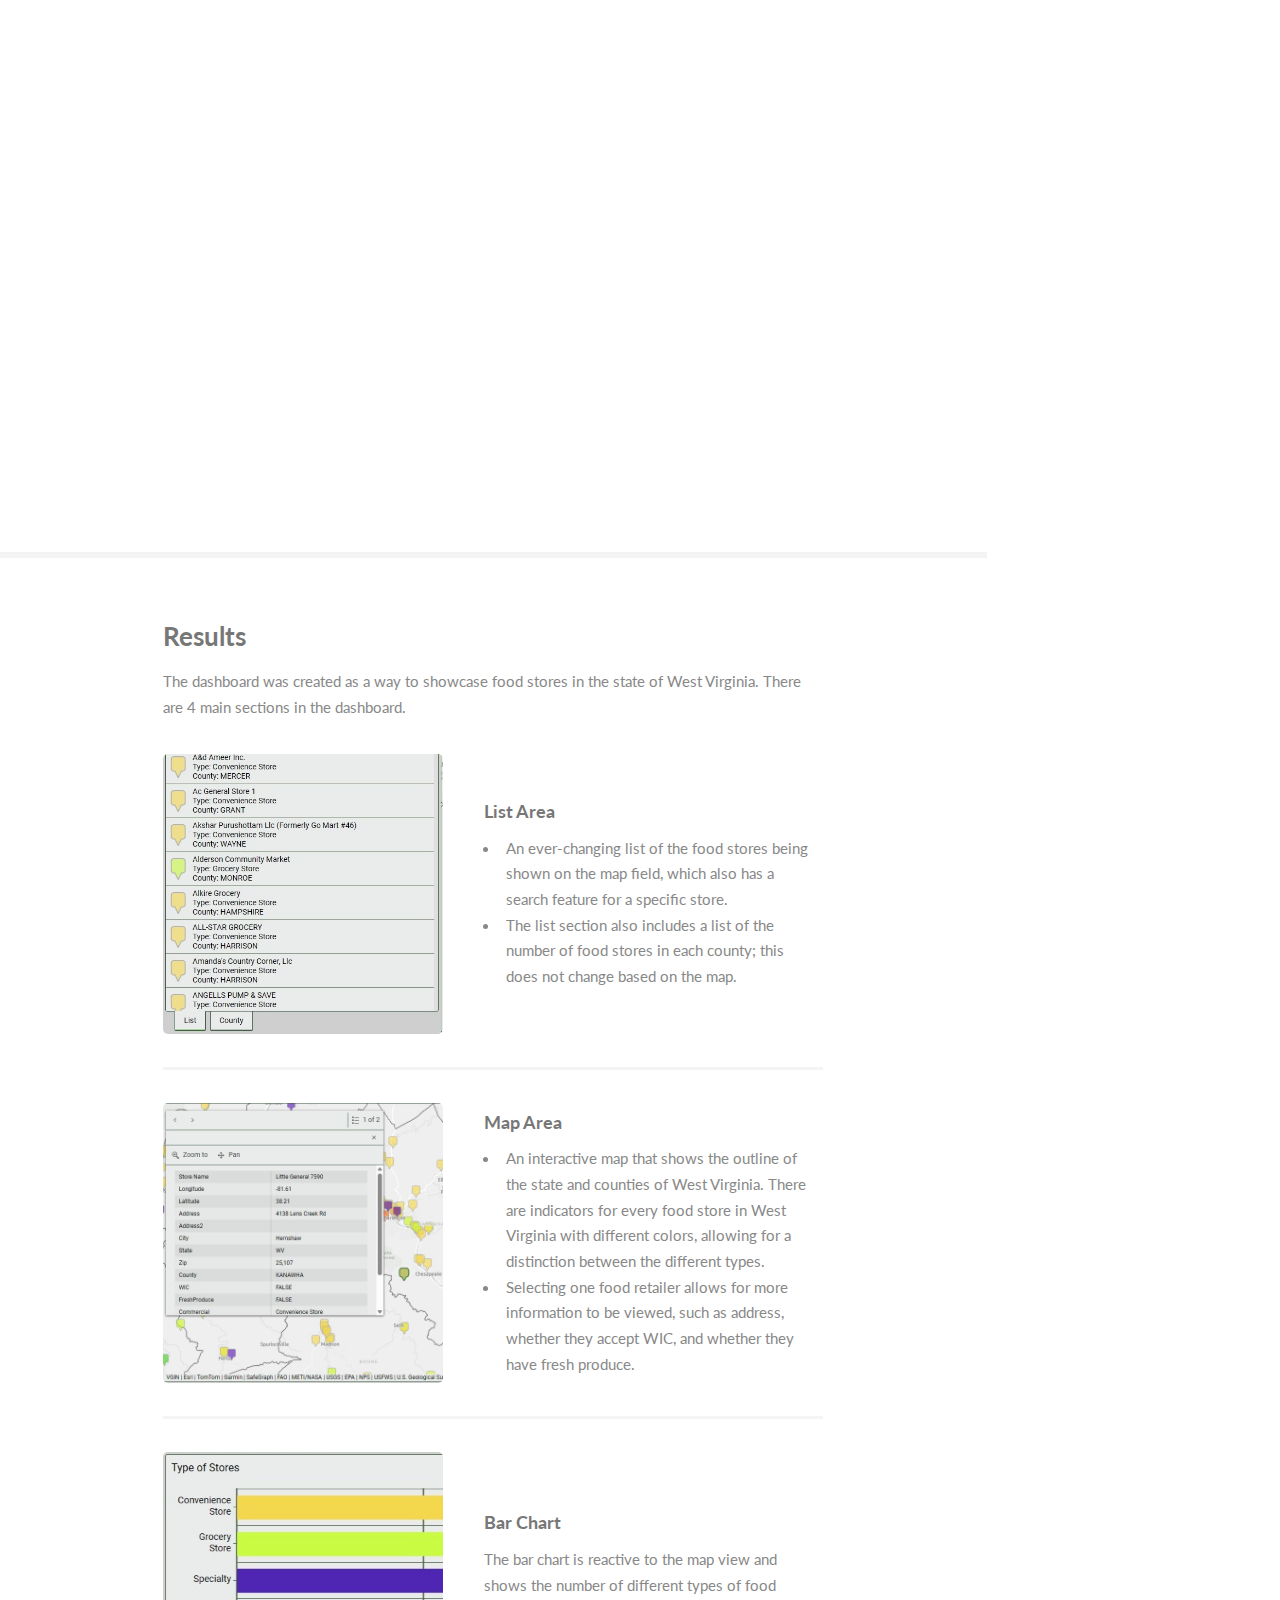
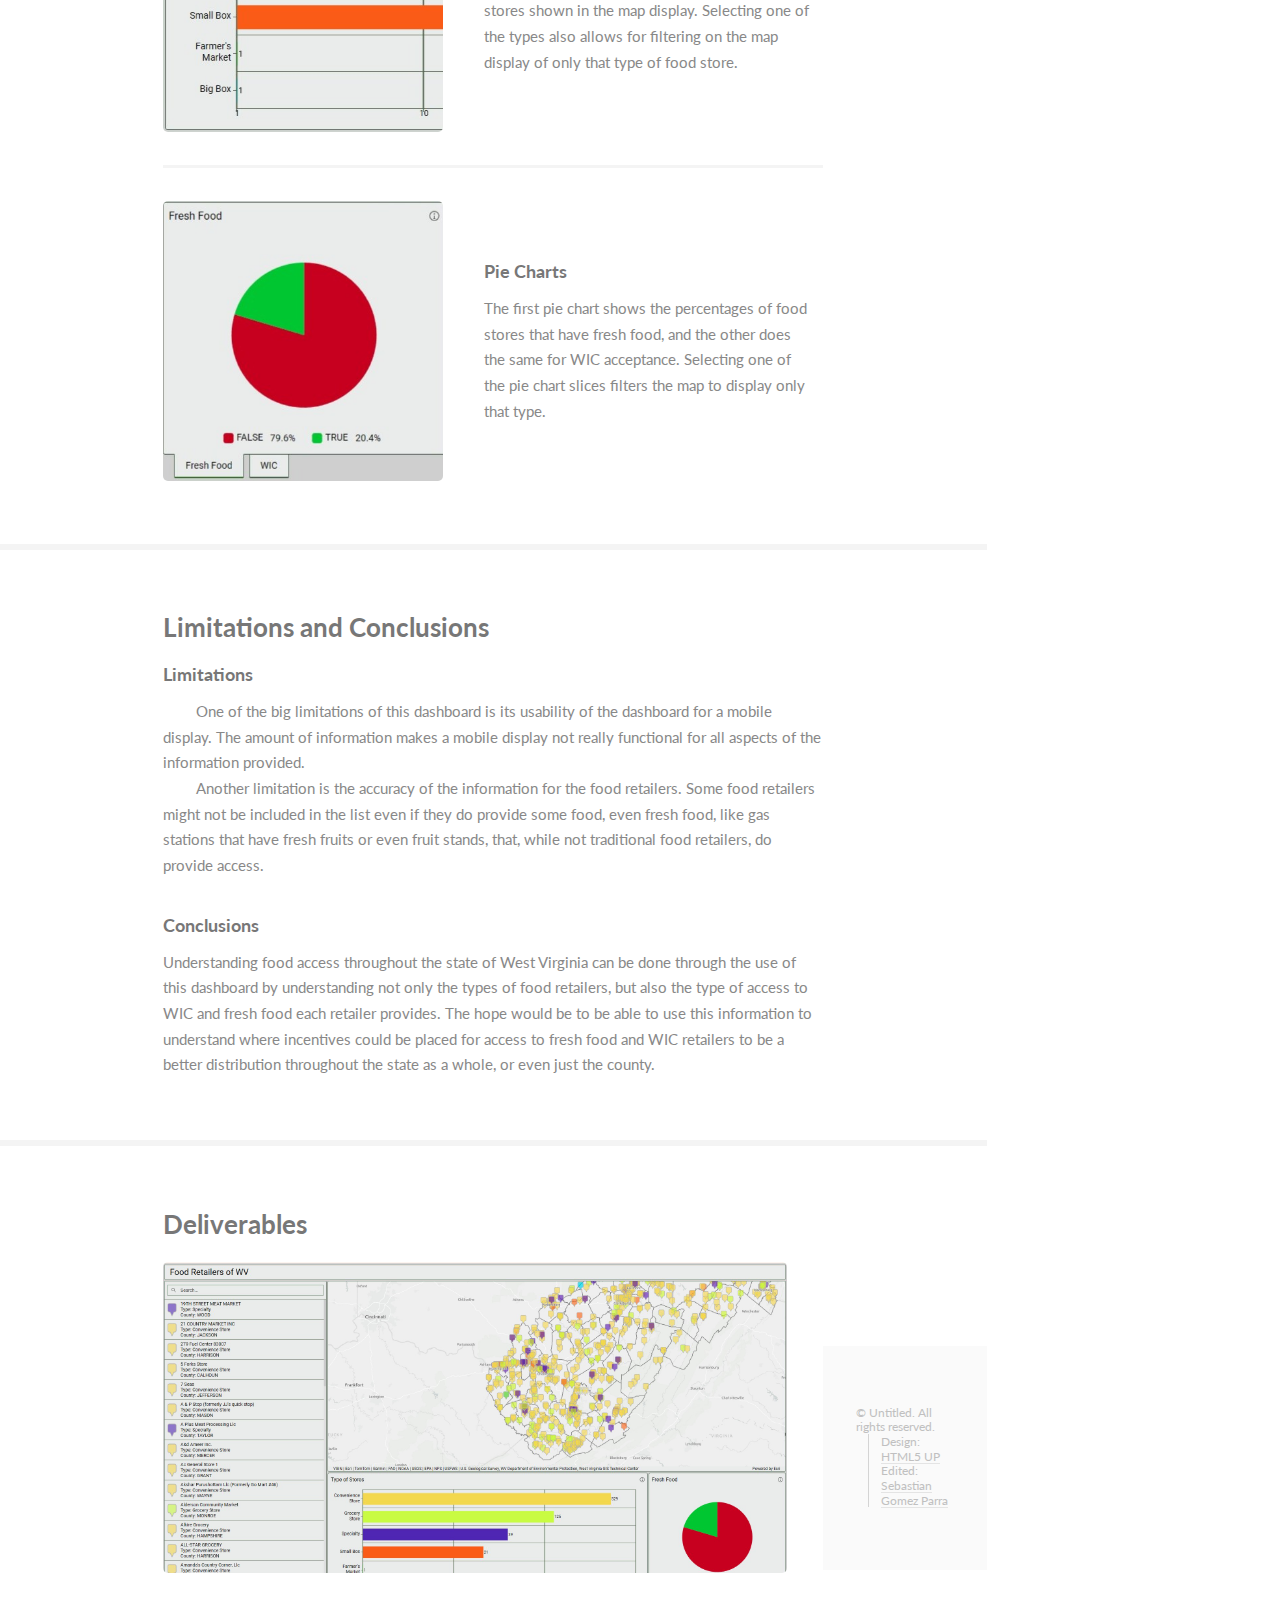
<file: Projects/Food Dashboard.html>
<!DOCTYPE HTML>
<!--
	Read Only by HTML5 UP
	html5up.net | @ajlkn
	Free for personal and commercial use under the CCA 3.0 license (html5up.net/license)
-->
<html>
	<head>
		<title>Food Retailers of WV
</title>
		<meta charset="utf-8" />
		<meta name="viewport" content="width=device-width, initial-scale=1, user-scalable=no" />
		<base href="../">
		<link rel="stylesheet" href="assets/css/main.css" />
	</head>
	<body class="is-preload">
		<a href="#navPanel" class="navPanelToggle"></a>

		<!-- Header -->
			<section id="header">
				<header>
					<h1 id="logo"><a href="#">Food Retailers of WV</a></h1>
					<p>"There's more to a food desert than having no food at all. It's the accessibility to food and the accessibility to decent food." — Nettie Freshour
</p>
				</header>				
				<nav id="nav">
					<ul>
						<li><a href="#two" class="active">Overview</a></li>
						<li><a href="#three">Tools & Data</a></li>
						<li><a href="#four">Methodology</a></li>
						<li><a href="#five">Results</a></li>
						<li><a href="#six">Limitations & Conclusion</a></li>
						<li><a href="#seven">Deliverables</a></li>						
						<li><a href="index.html#three" class="logo">← More Projects</a></li>
					</ul>
				</nav>
				<footer>
					<ul class="icons">
						<li><a href="#" class="icon solid fa-envelope"><span class="label">Email</span></a></li>
					</ul>
				</footer>
			</section>

		<!-- Wrapper -->
			<div id="wrapper">

				<!-- Main -->
					<div id="main">

						<!-- One -->
							<section id="one">
								<div class="image main" data-position="center">
									<img src="images/Dash2.jpg" alt="Dashboard Image" />
								</div>
								<div class="container">
									<header class="major">
										<h2>Food Retailers of WV</h2>
										<blockquote>"There's more to a food desert than having no food at all. It's the accessibility to food and the accessibility to decent food." — Nettie Freshour</blockquote>
										
									</header>
								</div>
							</section>

						<!-- Two -->
							<section id="two">
								<div class="container">
									<h3>Project Overview</h3>
                  <h4>What is the problem?</h4>
									<p>The reason this dashboard was created was to be able to visualize the different food retailers and be able to start a conversation, at the very least, about food access throughout the state of West Virginia.
									</p>
                  <h4>Why does it need to be solved?</h4>
									<p>Food access is not evenly distributed throughout the community, and not all food retailers are created equally. Some retailers, while listed as being a food retailer, don't accept WIC, nor do they have fresh food. The limitation of fresh food is one of the biggest problems when trying to improve the health of the community.
</p>
								</div>
							</section>

						<!-- Three -->
							<section id="three">
								<div class="container">
								<h3>Tools & Data</h3>
									<div class="row">
											<div class="col-6 col-12-xsmall">
									<h5>ArcGIS Pro Tools</h5>
									<ul>
                    <li>ArcGIS Map Online</li>
									</ul>
											</div>
												<div class="col-6 col-12-xsmall">
									<h5>Data Sources</h5>
									<ul>
                				        <li>File Continating Infomraiton for Food Retailers throughout West Virginia</li>
     				               </ul>
									</div>
									</div>
								</div>
							</section>

						<!-- Four -->
							<section id="four">
								<div class="container">
									<h3>Methodology</h3>
									<p>
The problem was solved through the creation of this dashboard and just playing around with the map, seeing what different types of food retailers are available throughout the state and counties.
									</p>
<iframe 
  width="100%" 
  height="600" 
  frameborder="0" 
  scrolling="no" 
  marginheight="0" 
  marginwidth="0" 
  title="ArcGIS Dashboard" 
  src="https://www.arcgis.com/apps/dashboards/a96609226c2a43c8b4291fe66dd3ba94">
</iframe>
								</div>
							</section>

						<!-- Five -->
							<section id="five">
								<div class="container">
									<h3>Results</h3>
                  <p>The dashboard was created as a way to showcase food stores in the state of West Virginia. There are 4 main sections in the dashboard.
</p>
									                    <div class="features">
												<article>
											<a href="#four" class="image"><img src="images/Dash_list.jpg" alt="Dashboard List Image" /></a>
											<div class="inner">
												<h4>List Area</h4>
											<ul>
                    <li>An ever-changing list of the food stores being shown on the map field, which also has a search feature for a specific store. 
</li>
                        <li>The list section also includes a list of the number of food stores in each county; this does not change based on the map.
</li>
									</ul>
											</div>
										</article>
										<article>
											<a href="#four" class="image"><img src="images/Dash_map2.jpg" alt="Dashboard Map Image" /></a>
											<div class="inner">
												<h4>Map Area</h4>
													<ul>
                    <li>An interactive map that shows the outline of the state and counties of West Virginia. There are indicators for every food store in West Virginia with different colors, allowing for a distinction between the different types.
</li>
                        <li>Selecting one food retailer allows for more information to be viewed, such as address, whether they accept WIC, and whether they have fresh produce.
</li>
									</ul>
											</div>
										</article>
										<article>
											<a href="#four" class="image"><img src="images/Dash_bar.jpg" alt="Dashboard Barchart Area Image" /></a>
											<div class="inner">
												<h4>Bar Chart</h4>
												<p>The bar chart is reactive to the map view and shows the number of different types of food stores shown in the map display. Selecting one of the types also allows for filtering on the map display of only that type of food store.
</p>
											</div>
										</article>
																									<article>
											<a href="#four" class="image"><img src="images/Dash_pie.jpg" alt="Dashboard Pie Chart Image" /></a>
											<div class="inner">
												<h4>Pie Charts</h4>
												<p>The first pie chart shows the percentages of food stores that have fresh food, and the other does the same for WIC acceptance. Selecting one of the pie chart slices filters the map to display only that type.
</p>
											</div>
										</article>
									</div>
								</div>
							</section>
						
						<!-- Six -->
							<section id="six">
								<div class="container">
									<h3>Limitations and Conclusions</h3>
									<h4>Limitations</h4>
									<p>&emsp;&emsp;&emsp;One of the big limitations of this dashboard is its usability of the dashboard for a mobile display. The amount of information makes a mobile display not really functional for all aspects of the information provided. <br>
                 &emsp;&emsp;&emsp;Another limitation is the accuracy of the information for the food retailers. Some food retailers might not be included in the list even if they do provide some food, even fresh food, like gas stations that have fresh fruits or even fruit stands, that, while not traditional food retailers, do provide access.
 </p>
								<h4>Conclusions</h4>
								<p>Understanding food access throughout the state of West Virginia can be done through the use of this dashboard by understanding not only the types of food retailers, but also the type of access to WIC and fresh food each retailer provides. The hope would be to be able to use this information to understand where incentives could be placed for access to fresh food and WIC retailers to be a better distribution throughout the state as a whole, or even just the county.
</p>
						</div>	
							</section>
						
						<!-- Seven -->
							<section id="seven">
								<div class="container">
									<h3>Deliverables</h3>
									<p><span><a href="https://www.arcgis.com/apps/dashboards/a96609226c2a43c8b4291fe66dd3ba94" target="_blank" rel="noopener noreferrer" class="image left"><img src="images/Dash2.jpg" alt="Link to full dashboard" width="100%" hight="100%" /> </a>
									</span>
									<br> </p>
			</div>
								</section>
					</div>

				<!-- Footer -->
					<section id="footer">
						<div class="container">
							<ul class="copyright">
								<li>&copy; Untitled. All rights reserved.</li><li>Design: <a href="http://html5up.net">HTML5 UP</a></li> <li>Edited: <a href="#">Sebastian Gomez Parra</li>
							</ul>
						</div>
					</section>

			</div>


		<!-- Scripts -->
			<script src="assets/js/jquery.min.js"></script>
			<script src="assets/js/jquery.scrollex.min.js"></script>
			<script src="assets/js/jquery.scrolly.min.js"></script>
			<script src="assets/js/browser.min.js"></script>
			<script src="assets/js/breakpoints.min.js"></script>
			<script src="assets/js/util.js"></script>
			<script src="assets/js/main.js"></script>

	</body>

</html>
</file>
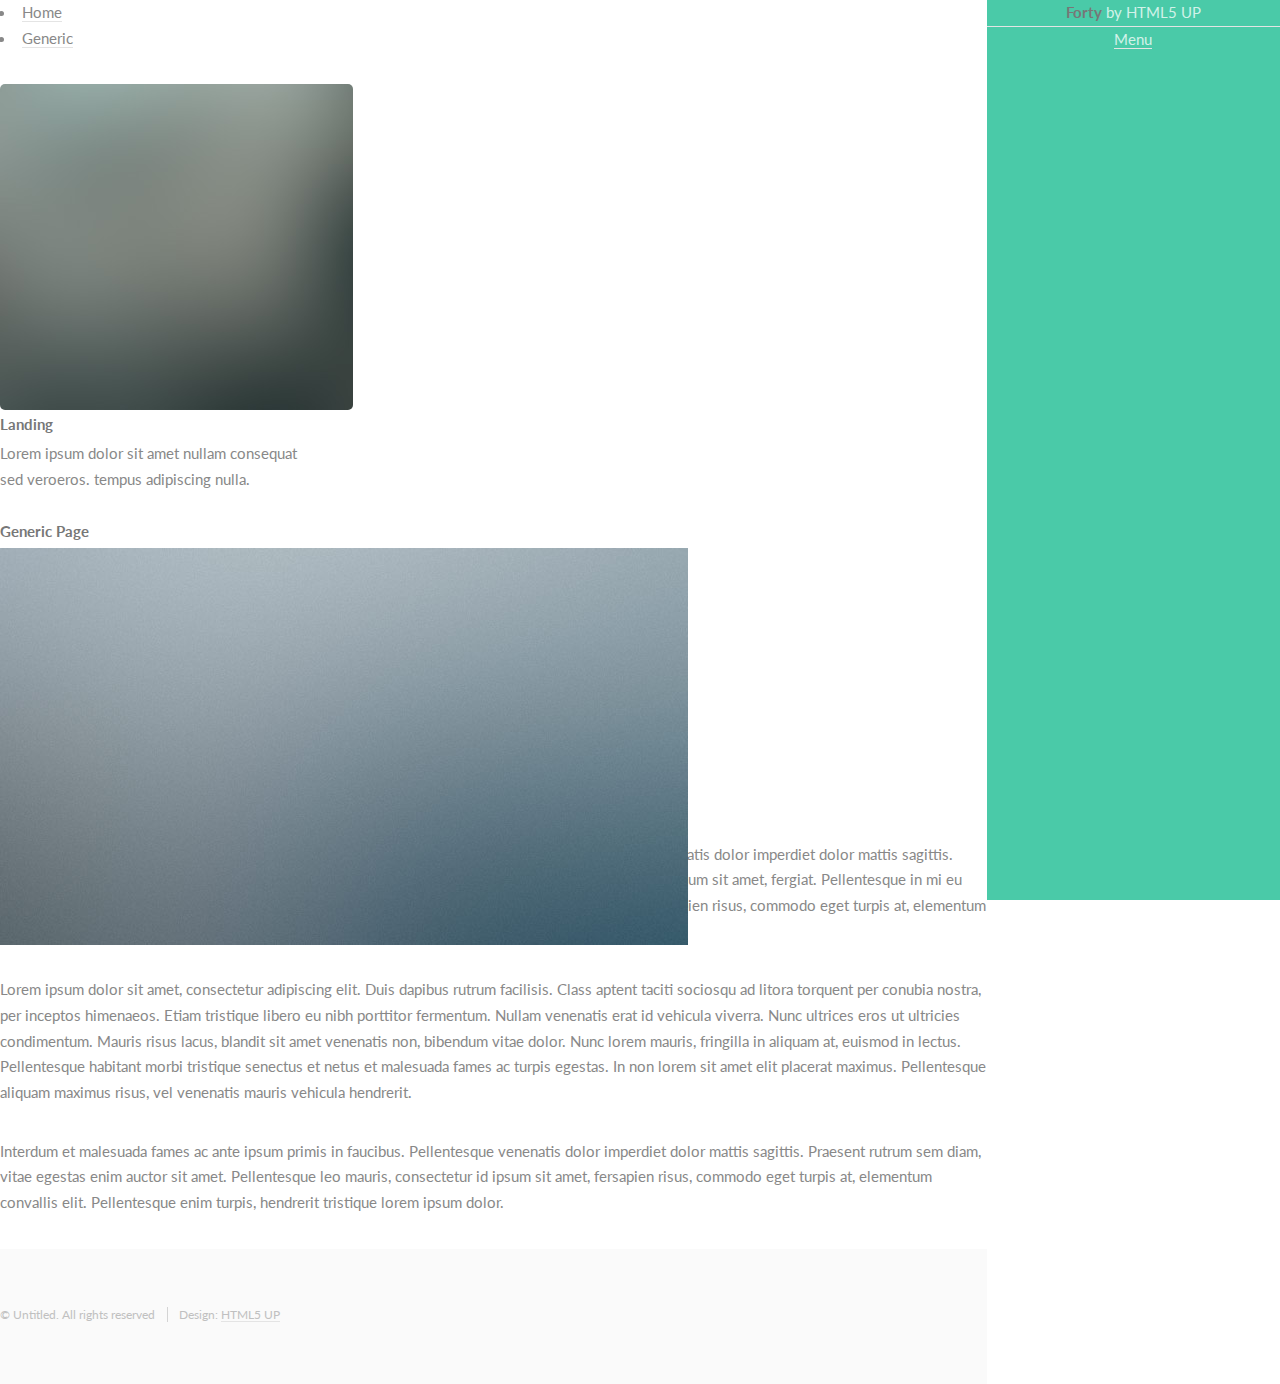
<file: Projects/genericOG.html>
<!DOCTYPE HTML>
<!--
	Phantom by HTML5 UP
	html5up.net | @ajlkn
	Free for personal and commercial use under the CCA 3.0 license (html5up.net/license)
-->
<html>
	<head>
		<title>Generic - Phantom by HTML5 UP</title>
		<meta charset="utf-8" />
		<meta name="viewport" content="width=device-width, initial-scale=1, user-scalable=no" />
		<link rel="stylesheet" href="../assets/css/main.css" />
		<noscript><link rel="stylesheet" href="../assets/css/noscript.css" /></noscript>
	</head>
	<body class="is-preload">
		<!-- Wrapper -->
			<div id="wrapper">

				<!-- Header -->
				<!-- Note: The "styleN" class below should match that of the banner element. -->
					<header id="header" class="alt style2">
						<a href="index.html" class="logo"><strong>Forty</strong> <span>by HTML5 UP</span></a>
						<nav>
							<a href="#menu">Menu</a>
						</nav>
					</header>

				<!-- Menu -->
					<nav id="menu">
						<ul class="links">
							<li><a href="../index.html">Home</a></li>
							<li><a href="generic.html">Generic</a></li>
						</ul>
					</nav>

				<!-- Banner -->
				<!-- Note: The "styleN" class below should match that of the header element. -->
					<section id="banner" class="style2">
						<div class="inner">
							<span class="image">
								<img src="../images/pic07.jpg" alt="" />
							</span>
							<header class="major">
								<h1>Landing</h1>
							</header>
							<div class="content">
								<p>Lorem ipsum dolor sit amet nullam consequat<br />
								sed veroeros. tempus adipiscing nulla.</p>
							</div>
						</div>
					</section>
				
				<!-- Main -->
					<div id="main">
						<div class="inner">
							<h1>Generic Page</h1>
							<span class="image main"><img src="../images/pic01.jpg" alt="" /></span>
							<p>Donec eget ex magna. Interdum et malesuada fames ac ante ipsum primis in faucibus. Pellentesque venenatis dolor imperdiet dolor mattis sagittis. Praesent rutrum sem diam, vitae egestas enim auctor sit amet. Pellentesque leo mauris, consectetur id ipsum sit amet, fergiat. Pellentesque in mi eu massa lacinia malesuada et a elit. Donec urna ex, lacinia in purus ac, pretium pulvinar mauris. Curabitur sapien risus, commodo eget turpis at, elementum convallis elit. Pellentesque enim turpis, hendrerit tristique.</p>
							<p>Lorem ipsum dolor sit amet, consectetur adipiscing elit. Duis dapibus rutrum facilisis. Class aptent taciti sociosqu ad litora torquent per conubia nostra, per inceptos himenaeos. Etiam tristique libero eu nibh porttitor fermentum. Nullam venenatis erat id vehicula viverra. Nunc ultrices eros ut ultricies condimentum. Mauris risus lacus, blandit sit amet venenatis non, bibendum vitae dolor. Nunc lorem mauris, fringilla in aliquam at, euismod in lectus. Pellentesque habitant morbi tristique senectus et netus et malesuada fames ac turpis egestas. In non lorem sit amet elit placerat maximus. Pellentesque aliquam maximus risus, vel venenatis mauris vehicula hendrerit.</p>
							<p>Interdum et malesuada fames ac ante ipsum primis in faucibus. Pellentesque venenatis dolor imperdiet dolor mattis sagittis. Praesent rutrum sem diam, vitae egestas enim auctor sit amet. Pellentesque leo mauris, consectetur id ipsum sit amet, fersapien risus, commodo eget turpis at, elementum convallis elit. Pellentesque enim turpis, hendrerit tristique lorem ipsum dolor.</p>
						</div>
					</div>

				<!-- Footer -->
					<footer id="footer">
						<div class="inner">
							<ul class="copyright">
								<li>&copy; Untitled. All rights reserved</li><li>Design: <a href="http://html5up.net">HTML5 UP</a></li>
							</ul>
						</div>
					</footer>

			</div>

		<!-- Scripts -->
			<script src="../assets/js/jquery.min.js"></script>
			<script src="../assets/js/browser.min.js"></script>
			<script src="../assets/js/breakpoints.min.js"></script>
			<script src="../assets/js/util.js"></script>
			<script src="../assets/js/main.js"></script>

	</body>

</html>
</file>
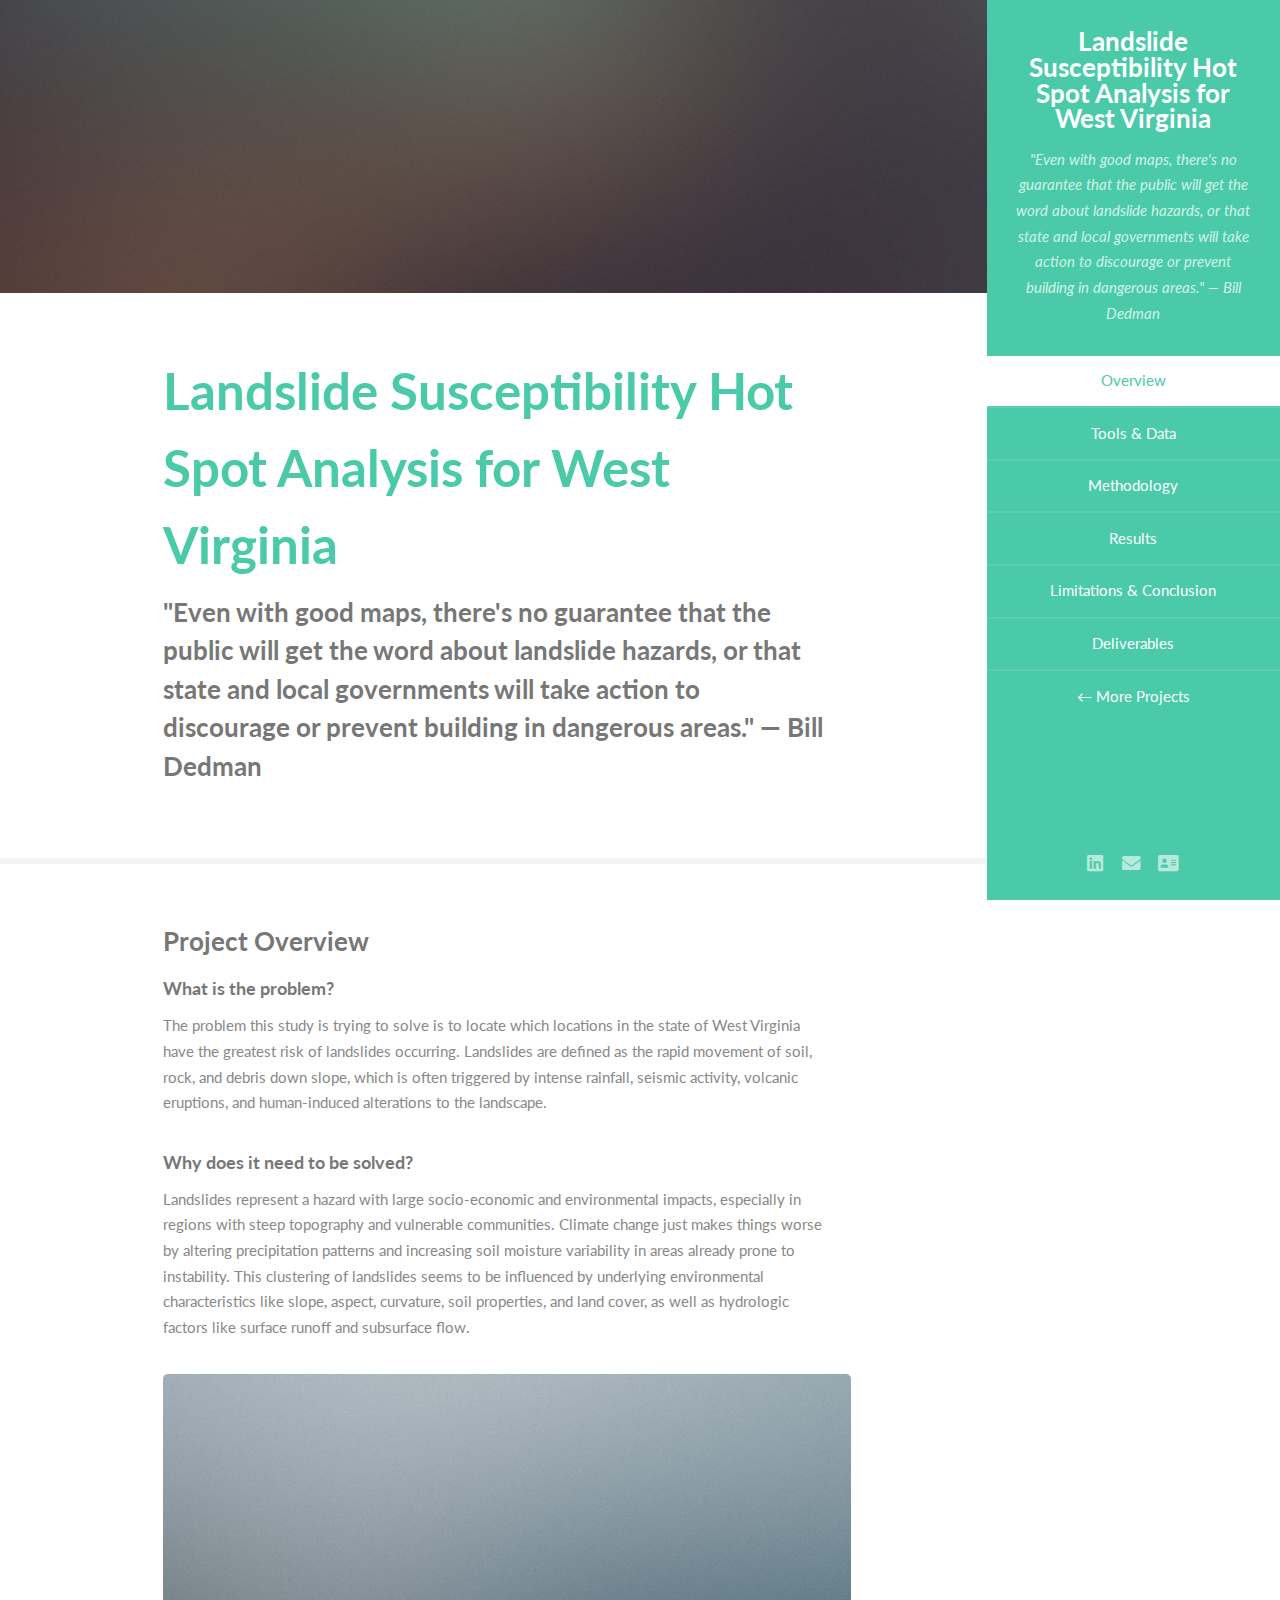
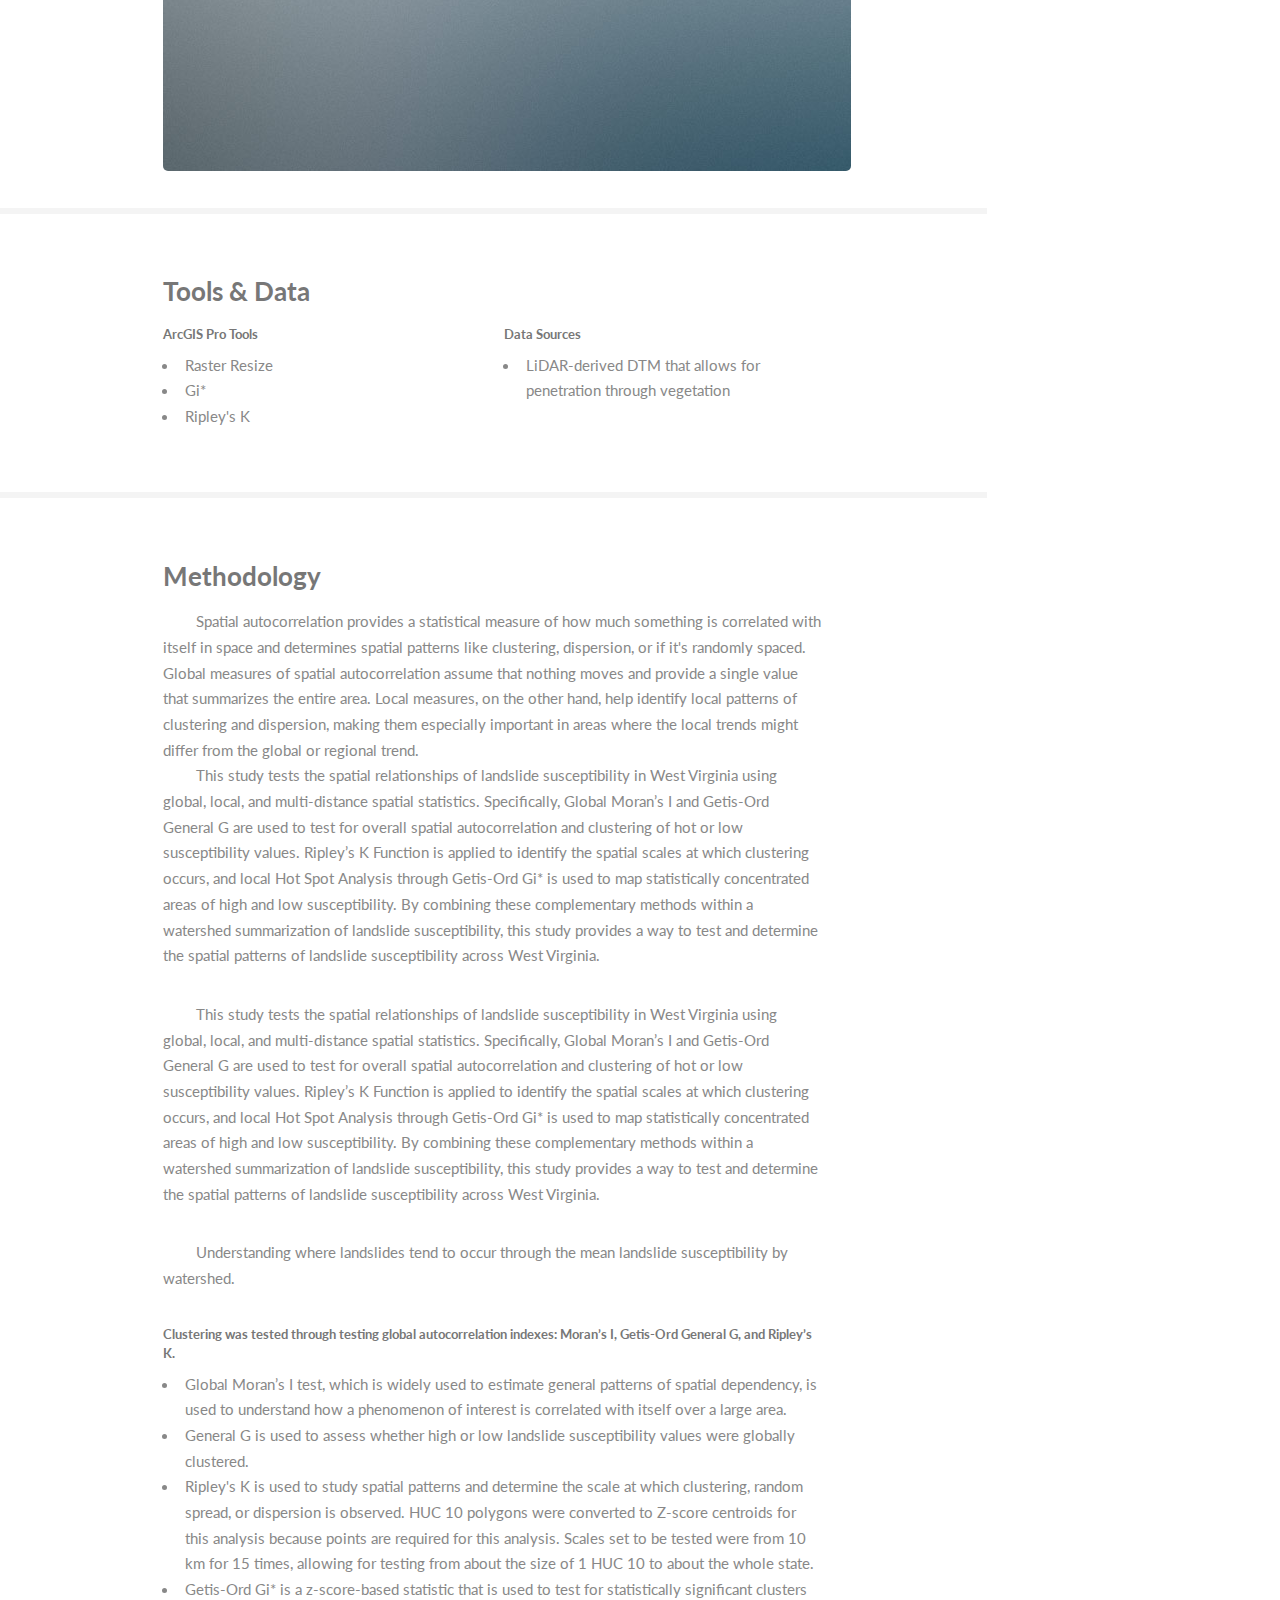
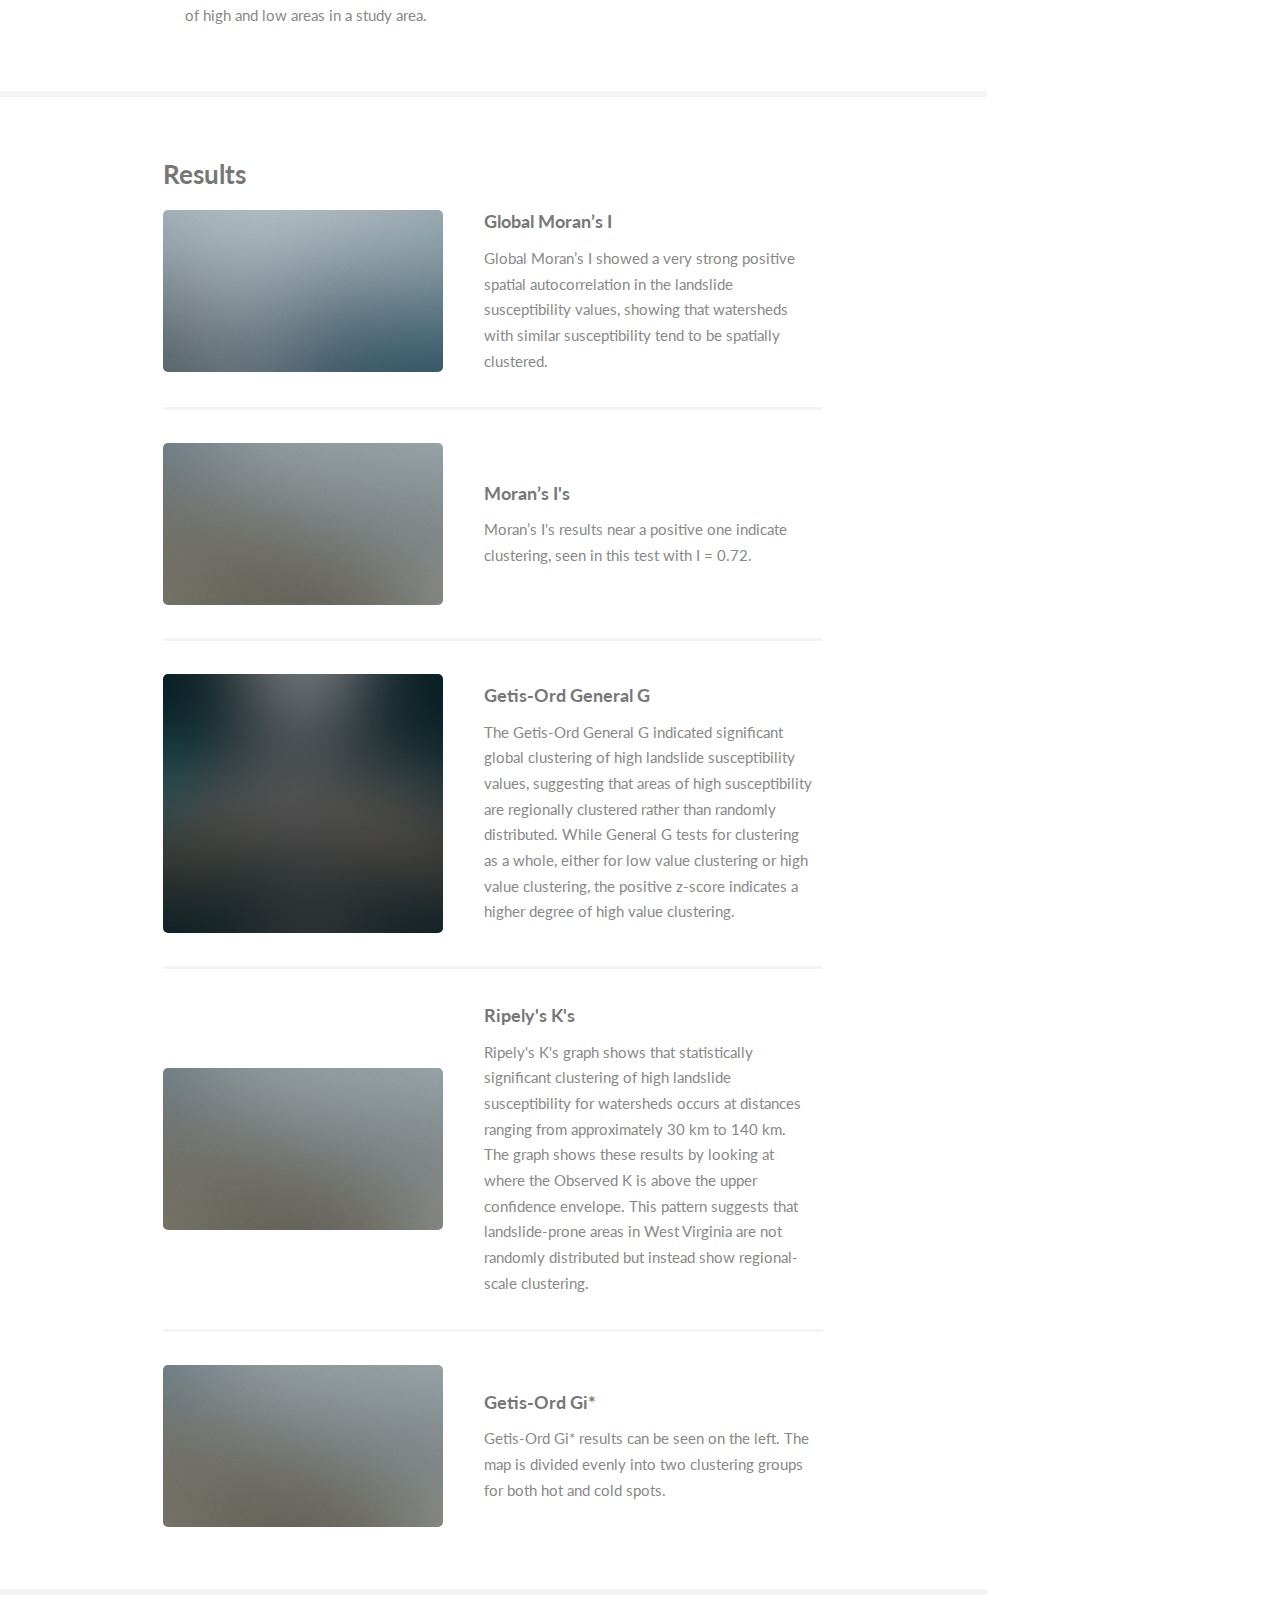
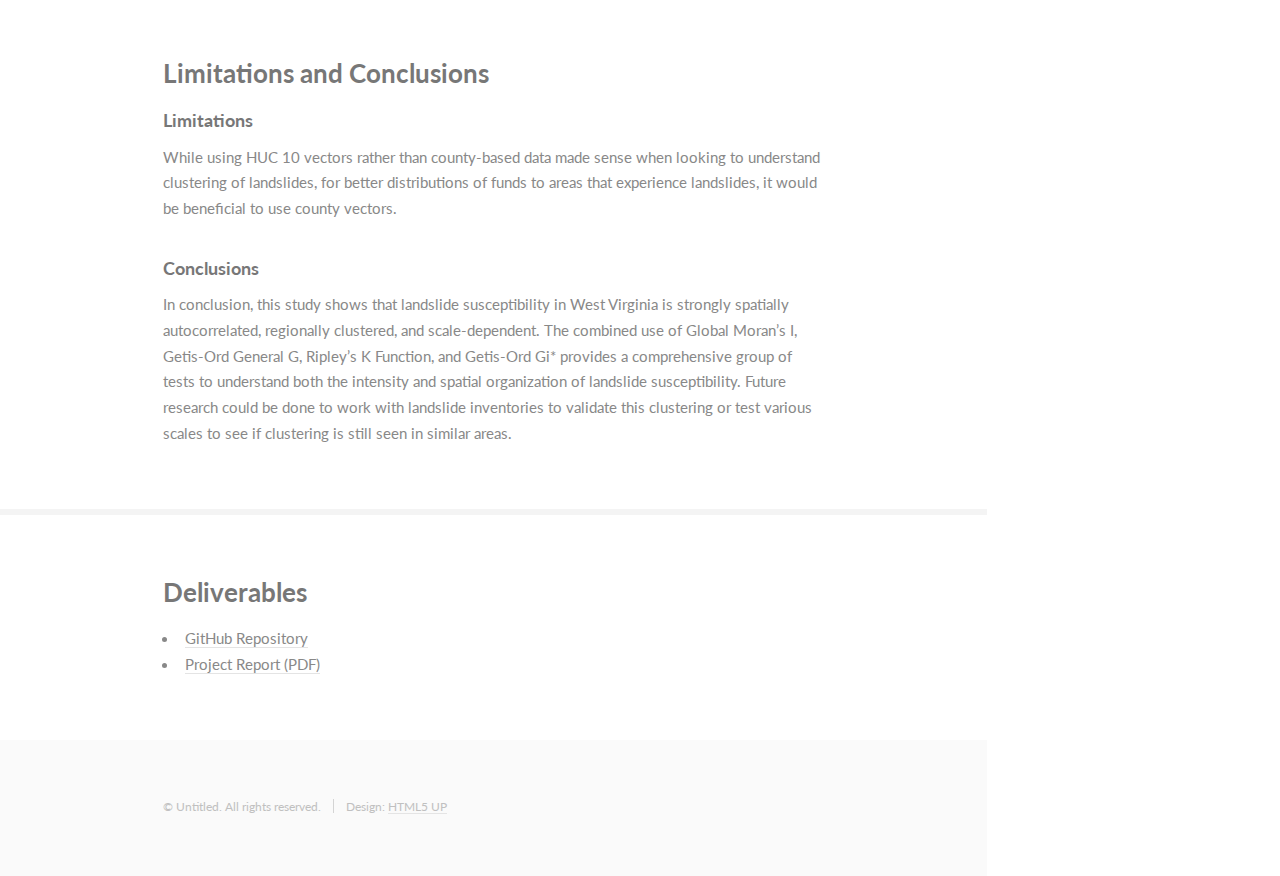
<file: Projects/HUC Landslide.html>
<!DOCTYPE HTML>
<!--
	Read Only by HTML5 UP
	html5up.net | @ajlkn
	Free for personal and commercial use under the CCA 3.0 license (html5up.net/license)
-->
<html>
	<head>
		<title>Landslide Susceptibility Hot Spot Analysis for West Virginia
</title>
		<meta charset="utf-8" />
		<meta name="viewport" content="width=device-width, initial-scale=1, user-scalable=no" />
		<link rel="stylesheet" href="../assets/css/main.css" />
	</head>
	<body class="is-preload">
		<a href="#navPanel" class="navPanelToggle"></a>

		<!-- Header -->
			<section id="header">
				<header>
					<h1 id="logo"><a href="#">Landslide Susceptibility Hot Spot Analysis for West Virginia</a></h1>
					<p>"Even with good maps, there's no guarantee that the public will get the word about landslide hazards, or that state and local governments will take action to discourage or prevent building in dangerous areas." — Bill Dedman
</p>
				</header>				
				<nav id="nav">
					<ul>
						<li><a href="#two" class="active">Overview</a></li>
						<li><a href="#three">Tools & Data</a></li>
						<li><a href="#four">Methodology</a></li>
						<li><a href="#five">Results</a></li>
						<li><a href="#six">Limitations & Conclusion</a></li>
						<li><a href="#seven">Deliverables</a></li>						
						<li><a href="../index.html#three" class="logo">← More Projects</a></li>
					</ul>
				</nav>
				<footer>
					<ul class="icons">
						<li><a href="https://www.linkedin.com/in/sebastian-gomez-parra-4a339a250" target="_blank" rel="noopener noreferrer" class="icon brands fa-linkedin"><span class="label">LinkdIn in new Tab</span></a></li>
						<li><a href="mailto:gomezparra1400@gmail.com" class="icon solid fa-envelope"><span class="label">Send Email</span></a></li>
						<li><a href="Files/Sebastian GP Gomez Parra Resume.pdf" target="_blank" rel="noopener noreferrer" class="icon solid fa-address-card"><span class="label">Resume</span></a></li>
					</ul>
				</footer>
			</section>

		<!-- Wrapper -->
			<div id="wrapper">

				<!-- Main -->
					<div id="main">

						<!-- One -->
							<section id="one">
								<div class="image main" data-position="center">
									<img src="../images/banner.jpg" alt="" />
								</div>
								<div class="container">
									<header class="major">
										<h2>Landslide Susceptibility Hot Spot Analysis for West Virginia</h2>
										<p>"Even with good maps, there's no guarantee that the public will get the word about landslide hazards, or that state and local governments will take action to discourage or prevent building in dangerous areas." — Bill Dedman
</p>
									</header>
								</div>
							</section>

						<!-- Two -->
							<section id="two">
								<div class="container">
									<h3>Project Overview</h3>
                  <h4>What is the problem?</h4>
									<p>The problem this study is trying to solve is to locate which locations in the state of West Virginia have the greatest risk of landslides occurring. Landslides are defined as the rapid movement of soil, rock, and debris down slope, which is often triggered by intense rainfall, seismic activity, volcanic eruptions, and human-induced alterations to the landscape.
</p>
                  <h4>Why does it need to be solved?</h4>
									<p>Landslides represent a hazard with large socio-economic and environmental impacts, especially in regions with steep topography and vulnerable communities. Climate change just makes things worse by altering precipitation patterns and increasing soil moisture variability in areas already prone to instability. This clustering of landslides seems to be influenced by underlying environmental characteristics like slope, aspect, curvature, soil properties, and land cover, as well as hydrologic factors like surface runoff and subsurface flow. 
</p>
									<a href="#" class="image"><img src="../images/pic01.jpg" alt="" /></a>
								</div>
							</section>

						<!-- Three -->
							<section id="three">
								<div class="container">
								<h3>Tools & Data</h3>
									<div class="row">
											<div class="col-6 col-12-xsmall">
									<h5>ArcGIS Pro Tools</h5>
									<ul>
                    <li>Raster Resize</li>
                    <li>Gi*</li>
                    <li>Ripley's K</li>
									</ul>
											</div>
												<div class="col-6 col-12-xsmall">
									<h5>Data Sources</h5>
									<ul>
                				        <li>LiDAR-derived DTM that allows for penetration through vegetation</li>
     				               </ul>
									</div>
									</div>
								</div>
							</section>

						<!-- Four -->
							<section id="four">
								<div class="container">
									<h3>Methodology</h3>
									<p>
&emsp;&emsp;&emsp;Spatial autocorrelation provides a statistical measure of how much something is correlated with itself in space and determines spatial patterns like clustering, dispersion, or if it's randomly spaced. Global measures of spatial autocorrelation assume that nothing moves and provide a single value that summarizes the entire area. Local measures, on the other hand, help identify local patterns of clustering and dispersion, making them especially important in areas where the local trends might differ from the global or regional trend.<br>
                    &emsp;&emsp;&emsp;This study tests the spatial relationships of landslide susceptibility in West Virginia using global, local, and multi-distance spatial statistics. Specifically, Global Moran’s I and Getis-Ord General G are used to test for overall spatial autocorrelation and clustering of hot or low susceptibility values. Ripley’s K Function is applied to identify the spatial scales at which clustering occurs, and local Hot Spot Analysis through Getis-Ord Gi* is used to map statistically concentrated areas of high and low susceptibility. By combining these complementary methods within a watershed summarization of landslide susceptibility, this study provides a way to test and determine the spatial patterns of landslide susceptibility across West Virginia.
									</p>
                  <p>&emsp;&emsp;&emsp;This study tests the spatial relationships of landslide susceptibility in West Virginia using global, local, and multi-distance spatial statistics. Specifically, Global Moran’s I and Getis-Ord General G are used to test for overall spatial autocorrelation and clustering of hot or low susceptibility values. Ripley’s K Function is applied to identify the spatial scales at which clustering occurs, and local Hot Spot Analysis through Getis-Ord Gi* is used to map statistically concentrated areas of high and low susceptibility. By combining these complementary methods within a watershed summarization of landslide susceptibility, this study provides a way to test and determine the spatial patterns of landslide susceptibility across West Virginia.
</p>
<!-- MAP -->
                  <p>&emsp;&emsp;&emsp;Understanding where landslides tend to occur through the mean landslide susceptibility by watershed.
</p>
            <!-- MAP -->      
                  <div class="col-6 col-12-xsmall">
									<h5>Clustering was tested through testing global autocorrelation indexes: Moran’s I, Getis-Ord General G, and Ripley’s K.
</h5>
									<ul>
                    <li>Global Moran’s I test, which is widely used to estimate general patterns of spatial dependency, is used to understand how a phenomenon of interest is correlated with itself over a large area.
</li>
                    <li>General G is used to assess whether high or low landslide susceptibility values were globally clustered.
</li>
                    <li>Ripley's K is used to study spatial patterns and determine the scale at which clustering, random spread, or dispersion is observed. HUC 10 polygons were converted to Z-score centroids for this analysis because points are required for this analysis. Scales set to be tested were from 10 km for 15 times, allowing for testing from about the size of 1 HUC 10 to about the whole state.
</li>
                    <li>Getis-Ord Gi* is a z-score-based statistic that is used to test for statistically significant clusters of high and low areas in a study area.
</li>
									</ul>
											</div>
								</div>
							</section>

						<!-- Five -->
							<section id="five">
								<div class="container">
									<h3>Results</h3>
          <div class="features">
										<article>
											<a href="#" class="image"><img src="../images/pic01.jpg" alt="" /></a>
											<div class="inner">
												<h4>Global Moran’s I</h4>
												<p>Global Moran’s I showed a very strong positive spatial autocorrelation in the landslide susceptibility values, showing that watersheds with similar susceptibility tend to be spatially clustered.
</p>
											</div>
										</article>
										<article>
											<a href="#" class="image"><img src="../images/pic02.jpg" alt="" /></a>
											<div class="inner">
												<h4>Moran’s I's</h4>
												<p>Moran’s I's results near a positive one indicate clustering, seen in this test with I = 0.72.
</p>
											</div>
										</article>
										<article>
											<a href="#" class="image"><img src="../images/pic03.jpg" alt="" /></a>
											<div class="inner">
												<h4>Getis-Ord General G</h4>
												<p>The Getis-Ord General G indicated significant global clustering of high landslide susceptibility values, suggesting that areas of high susceptibility are regionally clustered rather than randomly distributed. While General G tests for clustering as a whole, either for low value clustering or high value clustering, the positive z-score indicates a higher degree of high value clustering.
</p>
											</div>
										</article>
            									<article>
											<a href="#" class="image"><img src="../images/pic02.jpg" alt="" /></a>
											<div class="inner">
												<h4>Ripely's K's</h4>
												<p>Ripely's K's graph shows that statistically significant clustering of high landslide susceptibility for watersheds occurs at distances ranging from approximately 30 km to 140 km. The graph shows these results by looking at where the Observed K is above the upper confidence envelope. This pattern suggests that landslide-prone areas in West Virginia are not randomly distributed but instead show regional-scale clustering.
</p>
											</div>
										</article>
            									<article>
											<a href="#" class="image"><img src="../images/pic02.jpg" alt="" /></a>
											<div class="inner">
												<h4>Getis-Ord Gi*</h4>
												<p>Getis-Ord Gi* results can be seen on the left. The map is divided evenly into two clustering groups for both hot and cold spots.
</p>
											</div>
										</article>
									</div>
								</div>
							</section>
						
						<!-- Six -->
							<section id="six">
								<div class="container">
									<h3>Limitations and Conclusions</h3>
									<h4>Limitations</h4>
									<p>While using HUC 10 vectors rather than county-based data made sense when looking to understand clustering of landslides, for better distributions of funds to areas that experience landslides, it would be beneficial to use county vectors. 
</p>
								<h4>Conclusions</h4>
								<p>In conclusion, this study shows that landslide susceptibility in West Virginia is strongly spatially autocorrelated, regionally clustered, and scale-dependent. The combined use of Global Moran’s I, Getis-Ord General G, Ripley’s K Function, and Getis-Ord Gi* provides a comprehensive group of tests to understand both the intensity and spatial organization of landslide susceptibility. Future research could be done to work with landslide inventories to validate this clustering or test various scales to see if clustering is still seen in similar areas.
</p>
						</div>	
							</section>
						
						<!-- Seven -->
							<section id="seven">
								<div class="container">
									<h3>Deliverables</h3>
                    <ul>
                      <li>
                        <a href="https://github.com/yourusername/your-repo" target="_blank">
                            GitHub Repository
                        </a>
                      </li>
                      <li>
                        <a href="../files/tsunami_report.pdf" target="_blank">
                            Project Report (PDF)
                        </a>
                      </li>
                    </ul>
                   
			</div>
								</section>
					</div>

				<!-- Footer -->
					<section id="footer">
						<div class="container">
							<ul class="copyright">
								<li>&copy; Untitled. All rights reserved.</li><li>Design: <a href="http://html5up.net">HTML5 UP</a></li>
							</ul>
						</div>
					</section>
					</div>


		<!-- Scripts -->
			<script src="../assets/js/jquery.min.js"></script>
			<script src="../assets/js/jquery.scrollex.min.js"></script>
			<script src="../assets/js/jquery.scrolly.min.js"></script>
			<script src="../assets/js/browser.min.js"></script>
			<script src="../assets/js/breakpoints.min.js"></script>
			<script src="../assets/js/util.js"></script>
			<script src="../assets/js/main.js"></script>

	</body>

</html>
</file>
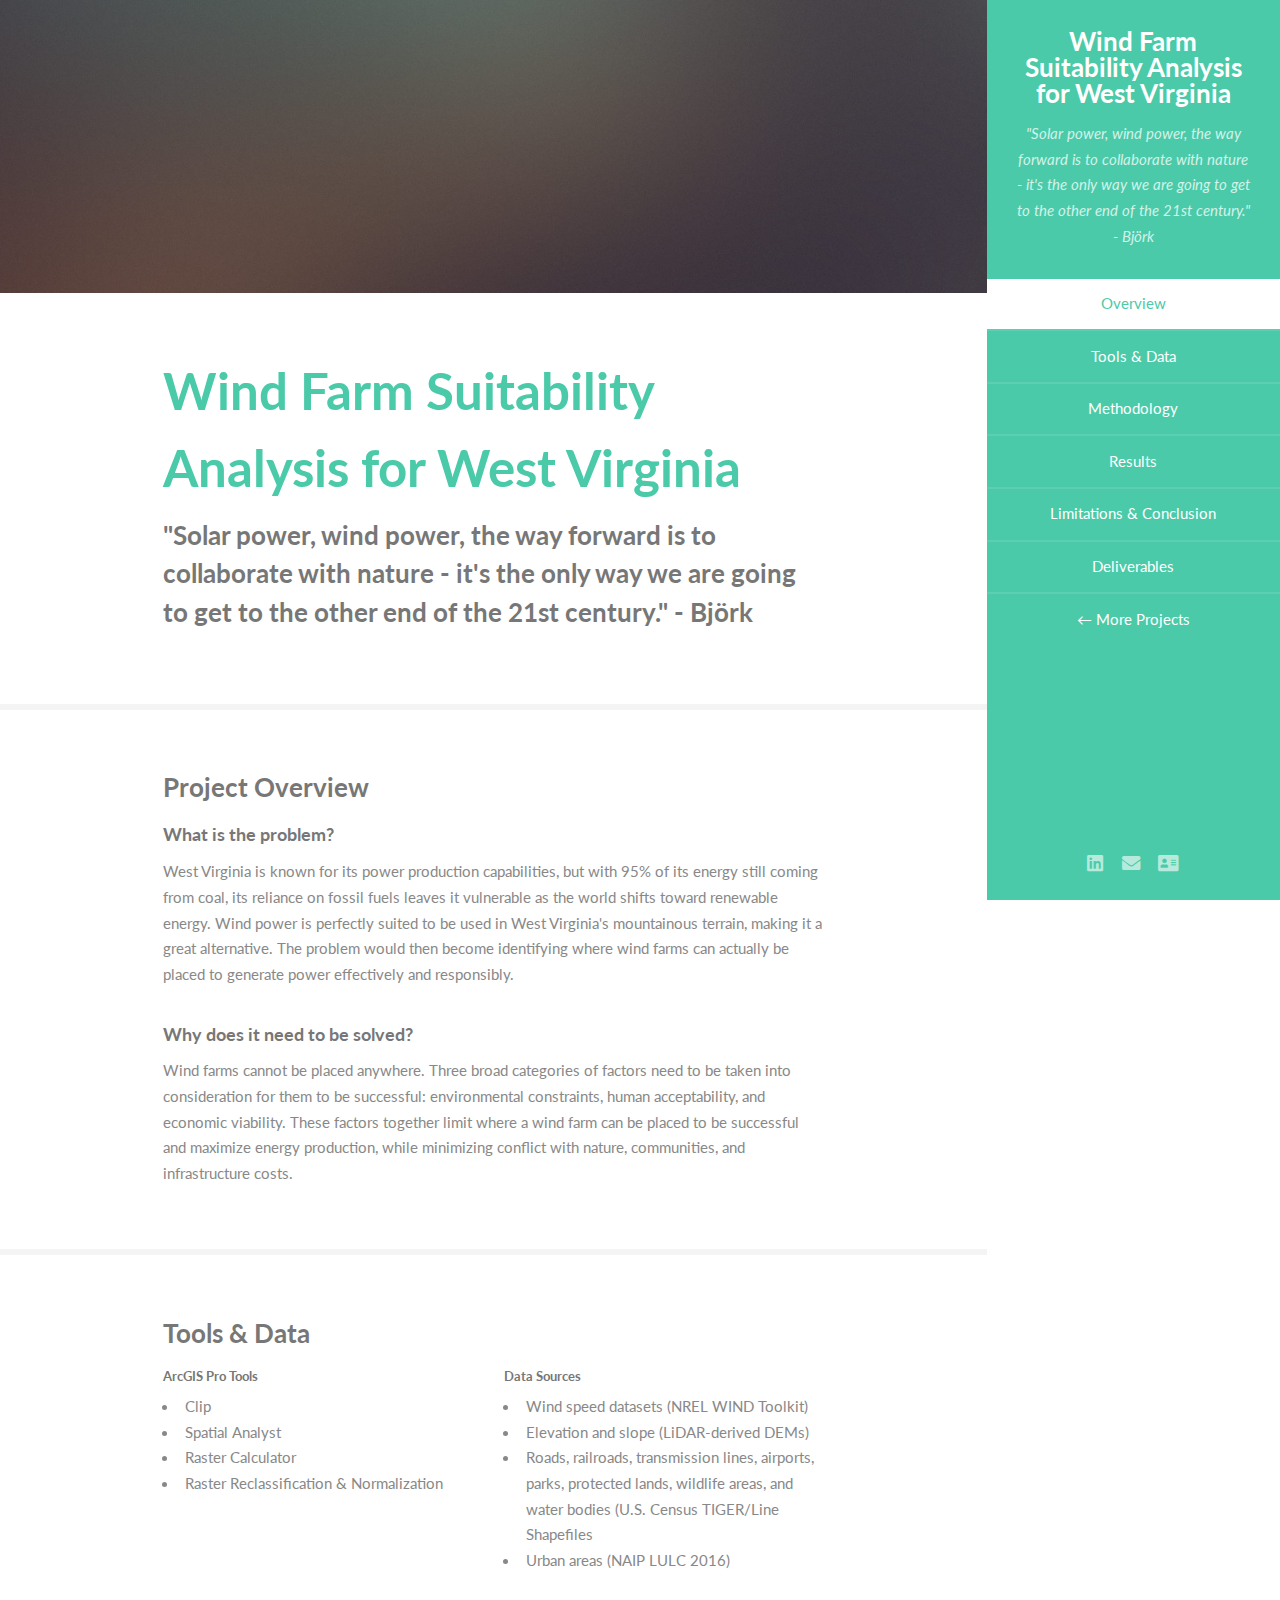
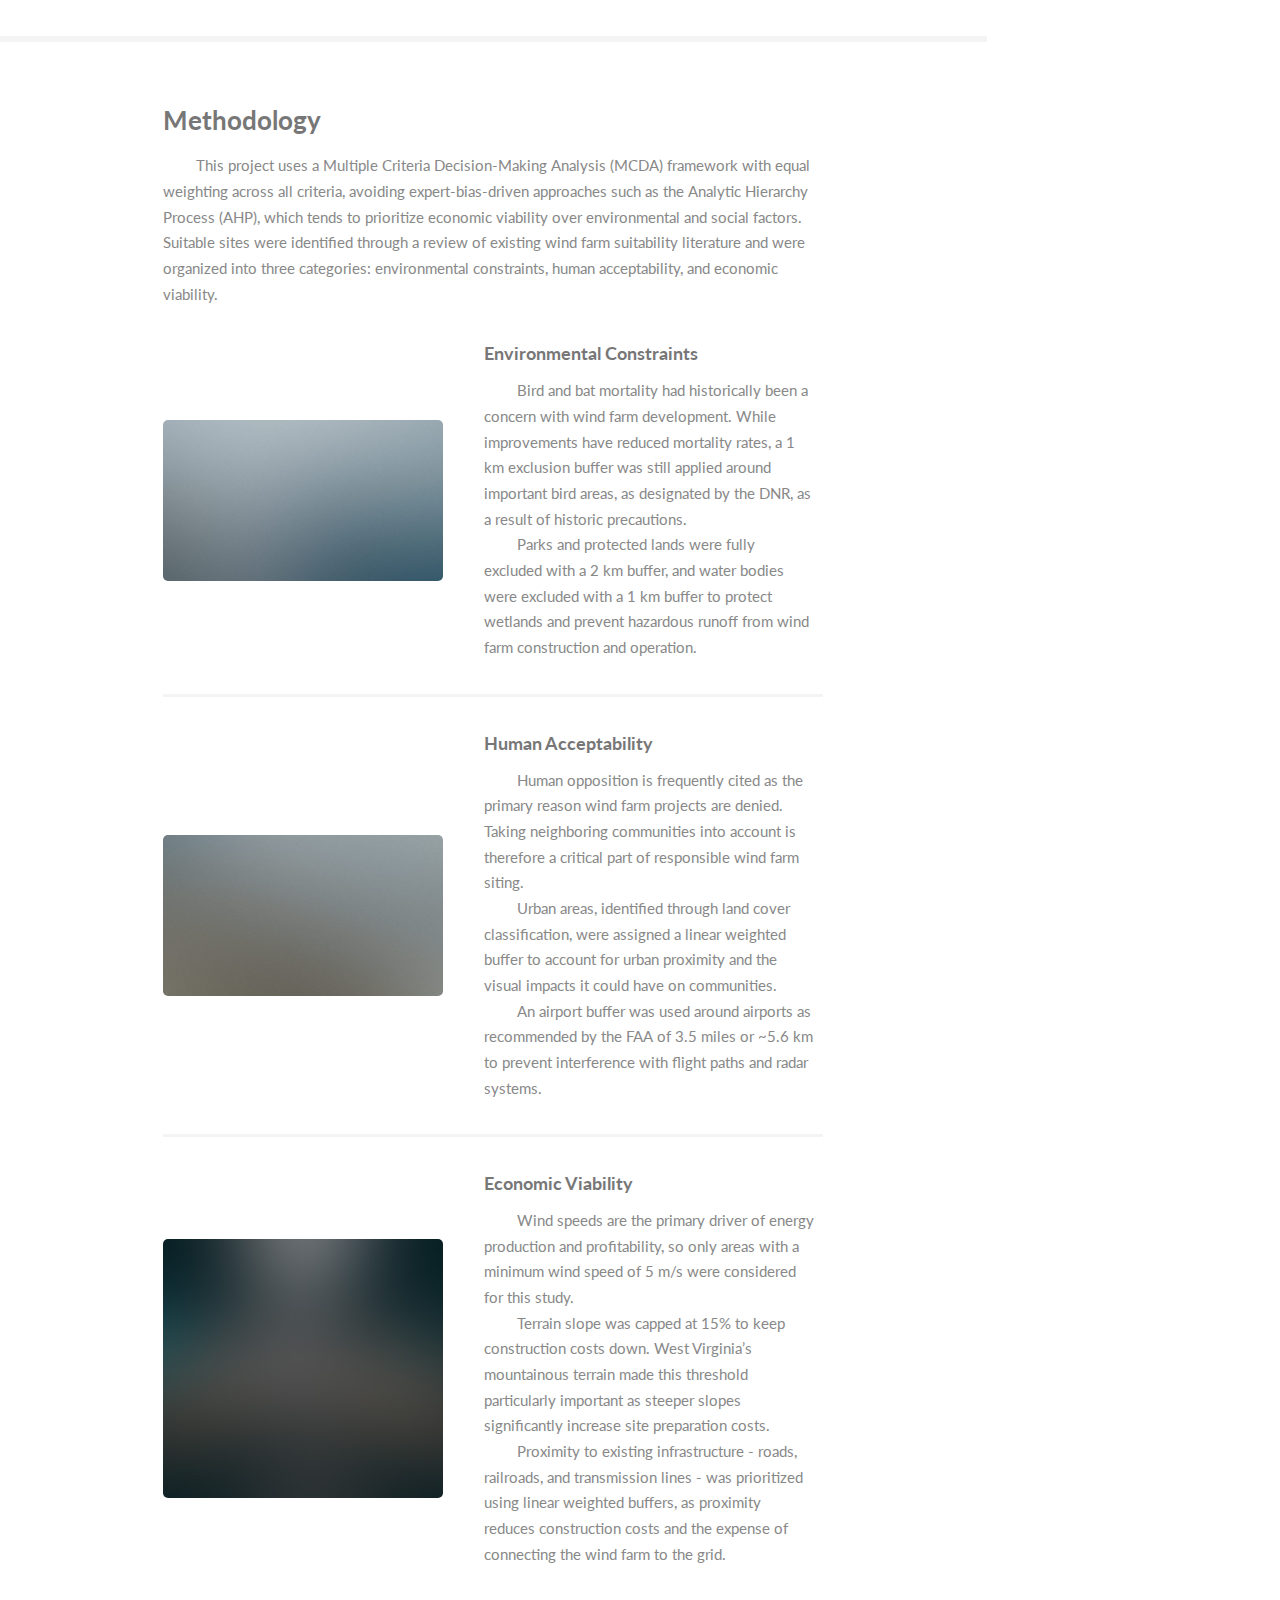
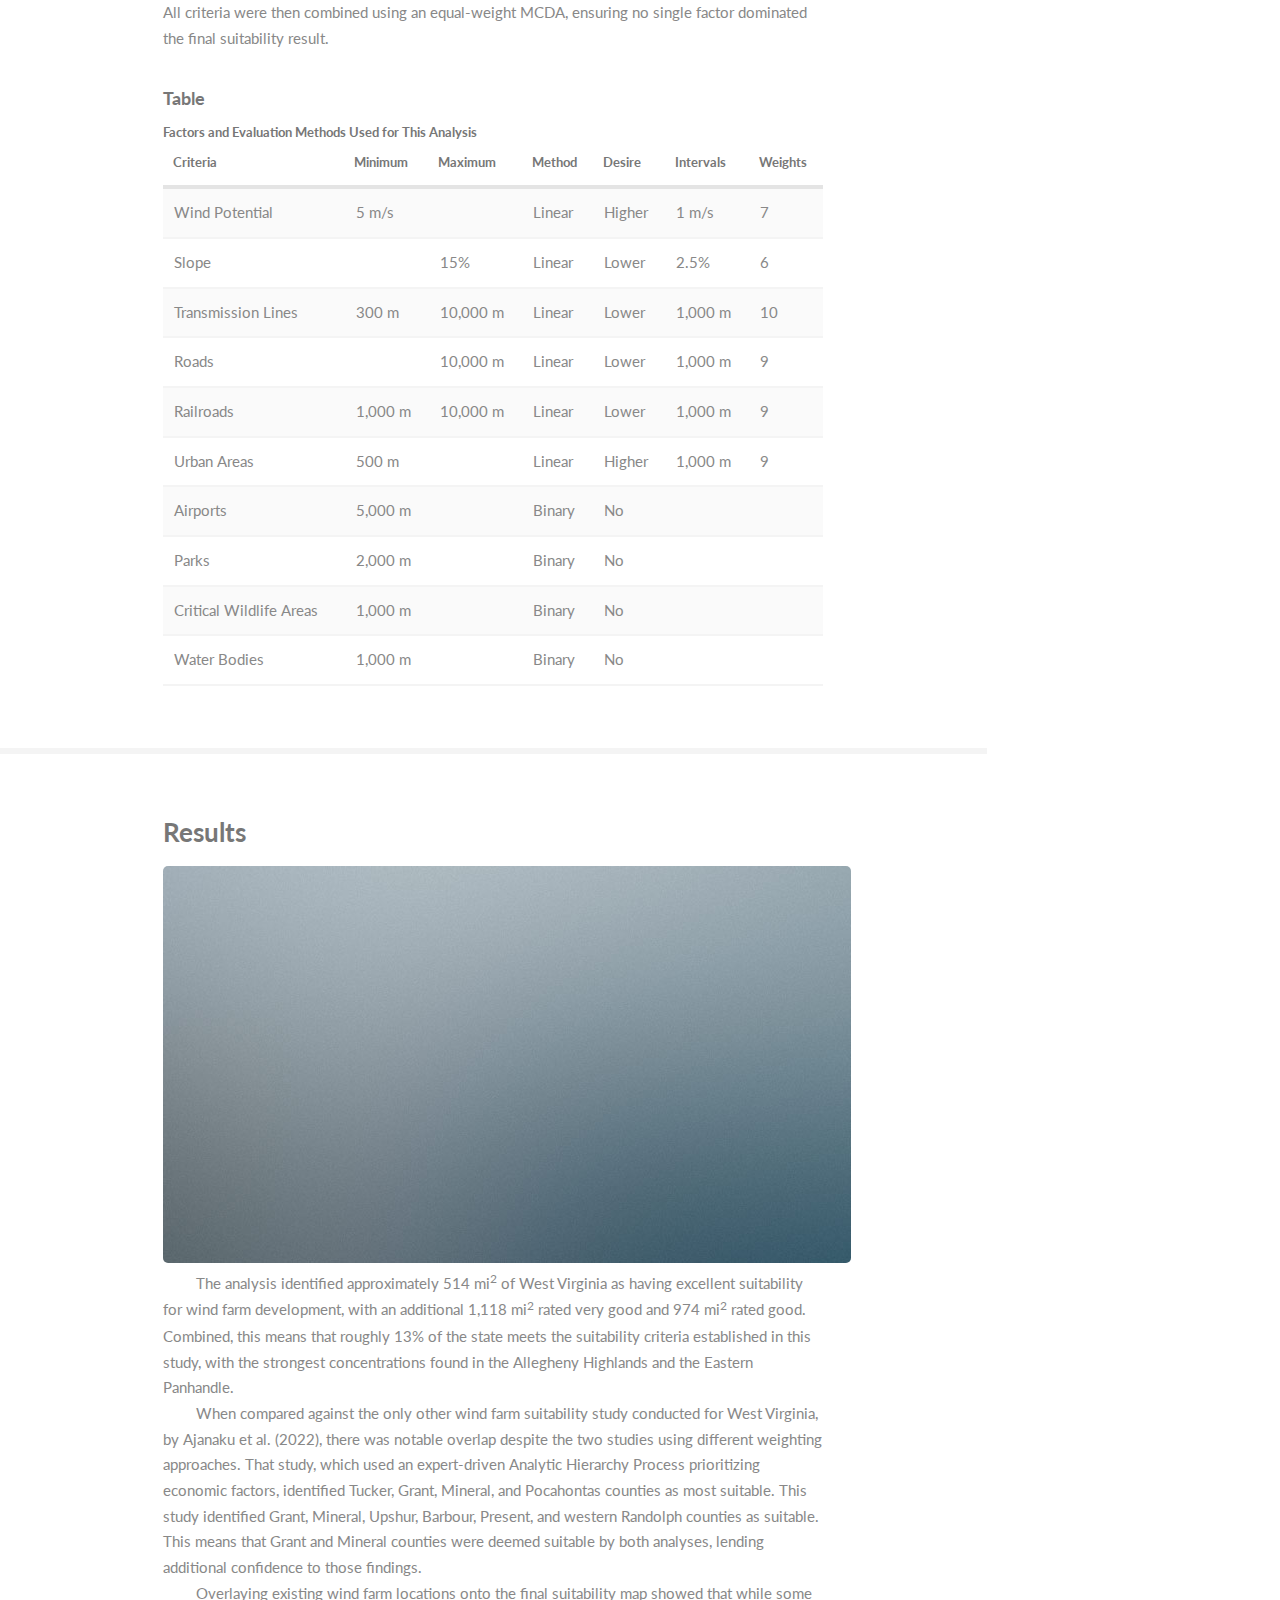
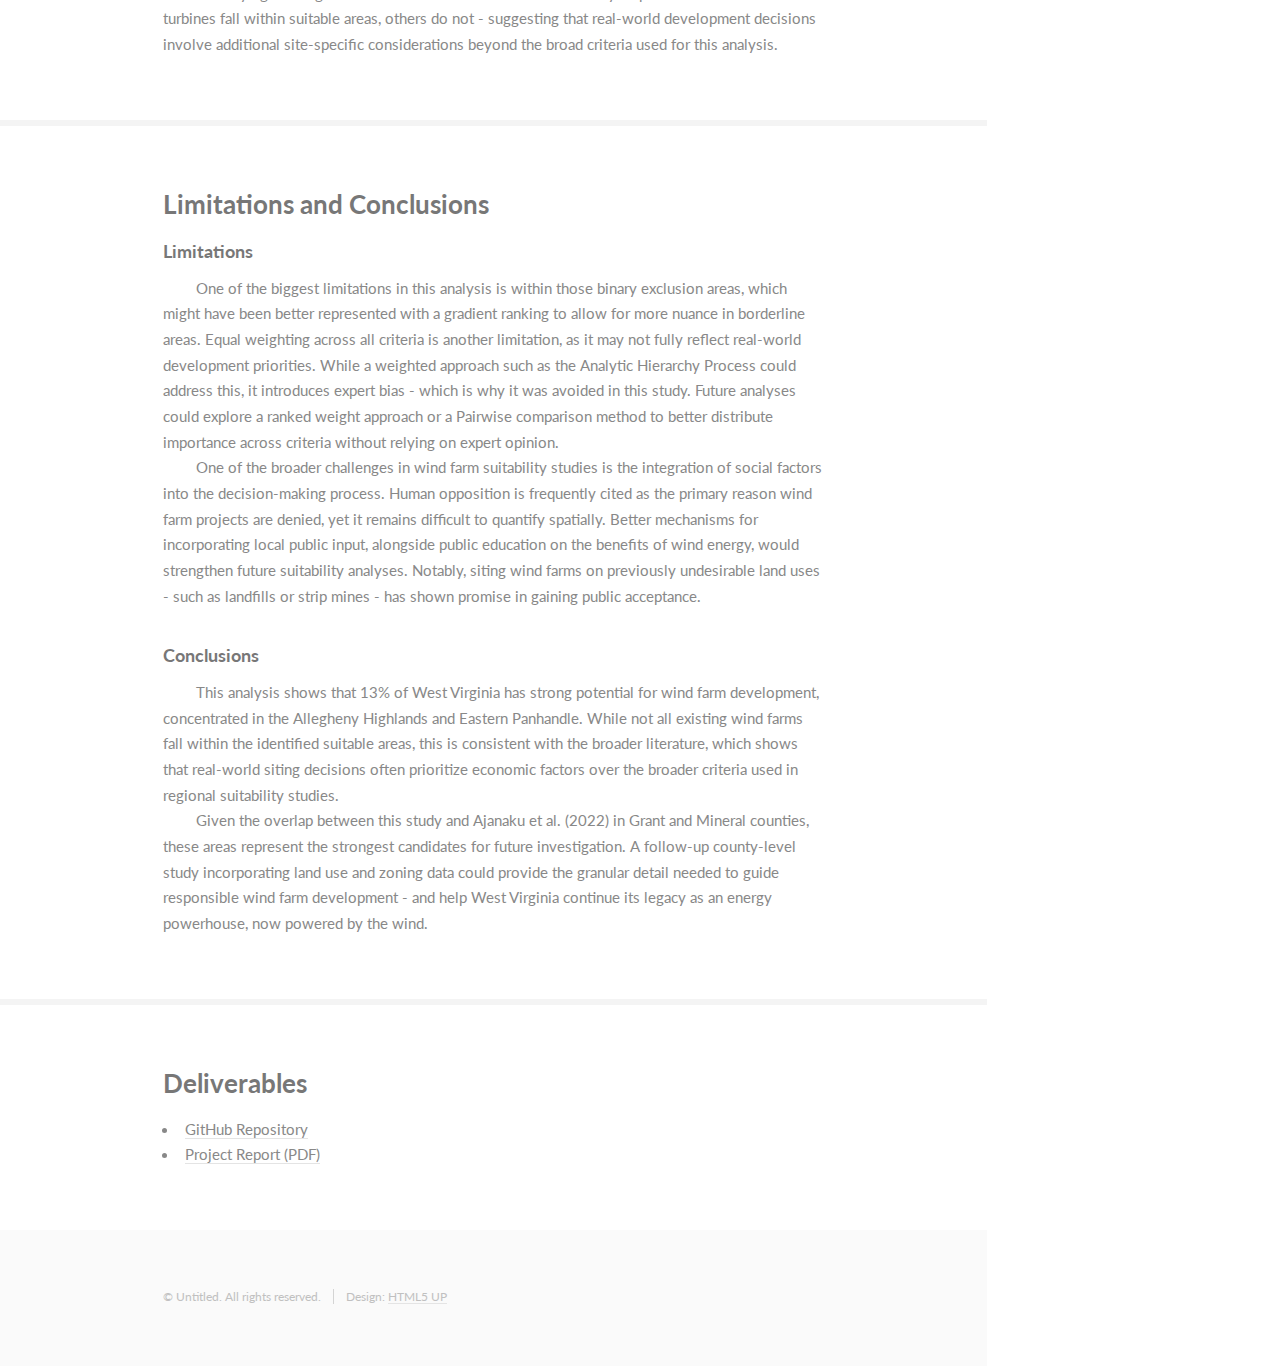
<file: Projects/Wind_Farm.html>
<!DOCTYPE HTML>
<!--
	Read Only by HTML5 UP
	html5up.net | @ajlkn
	Free for personal and commercial use under the CCA 3.0 license (html5up.net/license)
-->
<html>
	<head>
		<title>Wind Farm Suitability Analysis for West Virginia
</title>
		<meta charset="utf-8" />
		<meta name="viewport" content="width=device-width, initial-scale=1, user-scalable=no" />
		<link rel="stylesheet" href="../assets/css/main.css" />
	</head>
	<body class="is-preload">
		<a href="#navPanel" class="navPanelToggle"></a>

		<!-- Header -->
			<section id="header">
				<header>
					<h1 id="logo"><a href="#">Wind Farm Suitability Analysis for West Virginia</a></h1>
					<p>"Solar power, wind power, the way forward is to collaborate with nature - it's the only way we are going to get to the other end of the 21st century." - Björk</p>
				</header>				
				<nav id="nav">
					<ul>
						<li><a href="#two" class="active">Overview</a></li>
						<li><a href="#three">Tools & Data</a></li>
						<li><a href="#four">Methodology</a></li>
						<li><a href="#five">Results</a></li>
						<li><a href="#six">Limitations & Conclusion</a></li>
						<li><a href="#seven">Deliverables</a></li>						
						<li><a href="../index.html#three" class="logo">← More Projects</a></li>
					</ul>
				</nav>
				<footer>
					<ul class="icons">
						<li><a href="https://www.linkedin.com/in/sebastian-gomez-parra-4a339a250" target="_blank" rel="noopener noreferrer" class="icon brands fa-linkedin"><span class="label">LinkdIn in new Tab</span></a></li>
						<li><a href="mailto:gomezparra1400@gmail.com" class="icon solid fa-envelope"><span class="label">Send Email</span></a></li>
						<li><a href="Files/Sebastian GP Gomez Parra Resume.pdf" target="_blank" rel="noopener noreferrer" class="icon solid fa-address-card"><span class="label">Resume</span></a></li>
					</ul>
				</footer>
			</section>

		<!-- Wrapper -->
			<div id="wrapper">

				<!-- Main -->
					<div id="main">

						<!-- One -->
							<section id="one">
								<div class="image main" data-position="center">
									<img src="../images/banner.jpg" alt="" />
								</div>
								<div class="container">
									<header class="major">
										<h2>Wind Farm Suitability Analysis for West Virginia</h2>
										<p>"Solar power, wind power, the way forward is to collaborate with nature - it's the only way we are going to get to the other end of the 21st century." - Björk</p>
									</header>
								</div>
							</section>

						<!-- Two -->
							<section id="two">
								<div class="container">
									<h3>Project Overview</h3>
                  <h4>What is the problem?</h4>
									<p>West Virginia is known for its power production capabilities, but with 95% of its energy still coming from coal, its reliance on fossil fuels leaves it vulnerable as the world shifts toward renewable energy. Wind power is perfectly suited to be used in West Virginia's mountainous terrain, making it a great alternative. The problem would then become identifying where wind farms can actually be placed to generate power effectively and responsibly. 
</p>
                  <h4>Why does it need to be solved?</h4>
									<p>Wind farms cannot be placed anywhere. Three broad categories of factors need to be taken into consideration for them to be successful: environmental constraints, human acceptability, and economic viability. These factors together limit where a wind farm can be placed to be successful and maximize energy production, while minimizing conflict with nature, communities, and infrastructure costs.
</p>
								</div>
							</section>

						<!-- Three -->
							<section id="three">
								<div class="container">
								<h3>Tools & Data</h3>
									<div class="row">
											<div class="col-6 col-12-xsmall">
									<h5>ArcGIS Pro Tools</h5>
									<ul>
                    <li>Clip</li>
                    <li>Spatial Analyst</li>
										<li>Raster Calculator</li>
										<li>Raster Reclassification & Normalization</li>
									</ul>
											</div>
												<div class="col-6 col-12-xsmall">
									<h5>Data Sources</h5>
									<ul>
                				        <li>Wind speed datasets (NREL WIND Toolkit)</li>
                				        <li>Elevation and slope (LiDAR-derived DEMs)</li>
                                <li>Roads, railroads, transmission lines, airports, parks, protected lands, wildlife areas, and water bodies (U.S. Census TIGER/Line Shapefiles</li>
                                <li>Urban areas (NAIP LULC 2016)</li>
     				               </ul>
									</div>
									</div>
								</div>
							</section>

						<!-- Four -->
							<section id="four">
								<div class="container">
									<h3>Methodology</h3>
									<p>
&emsp;&emsp;&emsp;This project uses a Multiple Criteria Decision-Making Analysis (MCDA) framework with equal weighting across all criteria, avoiding expert-bias-driven approaches such as the Analytic Hierarchy Process (AHP), which tends to prioritize economic viability over environmental and social factors. Suitable sites were identified through a review of existing wind farm suitability literature and were organized into three categories: environmental constraints, human acceptability, and economic viability.</p>
									<div class="features">
										<article>
											<a href="#" class="image"><img src="../images/pic01.jpg" alt="" /></a>
											<div class="inner">
												<h4>Environmental Constraints</h4>
												<p>&emsp;&emsp;&emsp;Bird and bat mortality had historically been a concern with wind farm development. While improvements have reduced mortality rates, a 1 km exclusion buffer was still applied around important bird areas, as designated by the DNR, as a result of historic precautions.
<br>
												&emsp;&emsp;&emsp;Parks and protected lands were fully excluded with a 2 km buffer, and water bodies were excluded with a 1 km buffer to protect wetlands and prevent hazardous runoff from wind farm construction and operation.
</p>
											</div>
										</article>
										<article>
											<a href="#" class="image"><img src="../images/pic02.jpg" alt="" /></a>
											<div class="inner">
												<h4>Human Acceptability</h4>
												<p>&emsp;&emsp;&emsp;Human opposition is frequently cited as the primary reason wind farm projects are denied. Taking neighboring communities into account is therefore a critical part of responsible wind farm siting.<br>
												&emsp;&emsp;&emsp;Urban areas, identified through land cover classification, were assigned a linear weighted buffer to account for urban proximity and the visual impacts it could have on communities.<br>
												&emsp;&emsp;&emsp;An airport buffer was used around airports as recommended by the FAA of 3.5 miles or ~5.6 km to prevent interference with flight paths and radar systems.</p>
											</div>
										</article>
										<article>
											<a href="#" class="image"><img src="../images/pic03.jpg" alt="" /></a>
											<div class="inner">
												<h4>Economic Viability</h4>
												<p>&emsp;&emsp;&emsp;Wind speeds are the primary driver of energy production and profitability, so only areas with a minimum wind speed of 5 m/s were considered for this study.<br>
												&emsp;&emsp;&emsp;Terrain slope was capped at 15% to keep construction costs down. West Virginia’s mountainous terrain made this threshold particularly important as steeper slopes significantly increase site preparation costs.<br>
												&emsp;&emsp;&emsp;Proximity to existing infrastructure - roads, railroads, and transmission lines - was prioritized using linear weighted buffers, as proximity reduces construction costs and the expense of connecting the wind farm to the grid.</p>
											</div>
										</article>
									</div>
									<p>All criteria were then combined using an equal-weight MCDA, ensuring no single factor dominated the final suitability result.</p>
<h4>Table</h4>
										<h5>Factors and Evaluation Methods Used for This Analysis</h5>
										<div class="table-wrapper">
											<table>
												<thead>
													<tr>
														<th>Criteria</th>
														<th>Minimum</th>
														<th>Maximum</th>
														<th>Method</th>
														<th>Desire</th>
														<th>Intervals</th>
														<th>Weights</th>
													</tr>
												</thead>
												<tbody>
													<tr>
														<td>Wind Potential</td>
														<td>5 m/s</td>
														<td></td>
														<td>Linear</td>
														<td>Higher</td>
														<td>1 m/s</td>
														<td>7</td>
													</tr>
													<tr>
														<td>Slope</td>
														<td></td>
														<td>15%</td>
														<td>Linear</td>
														<td>Lower</td>
														<td>2.5%</td>
														<td>6</td>
													</tr>
													<tr>
														<td>Transmission Lines</td>
														<td>300 m</td>
														<td>10,000 m</td>
														<td>Linear</td>
														<td>Lower</td>
														<td>1,000 m</td>
														<td>10</td>
													</tr>
													<tr>
														<td>Roads</td>
														<td></td>
														<td>10,000 m</td>
														<td>Linear</td>
														<td>Lower</td>
														<td>1,000 m</td>
														<td>9</td>
													</tr>
													<tr>
														<td>Railroads</td>
														<td>1,000 m</td>
														<td>10,000 m</td>
														<td>Linear</td>
														<td>Lower</td>
														<td>1,000 m</td>
														<td>9</td>
													</tr>
													<tr>
														<td>Urban Areas</td>
														<td>500 m</td>
														<td></td>
														<td>Linear</td>
														<td>Higher</td>
														<td>1,000 m</td>
														<td>9</td>
													</tr>
													<tr>
														<td>Airports</td>
														<td>5,000 m</td>
														<td></td>
														<td>Binary</td>
														<td>No</td>
														<td></td>
														<td></td>
													</tr>
													<tr>
														<td>Parks</td>
														<td>2,000 m</td>
														<td></td>
														<td>Binary</td>
														<td>No</td>
														<td></td>
														<td></td>
													</tr>
													<tr>
														<td>Critical Wildlife Areas</td>
														<td>1,000 m</td>
														<td></td>
														<td>Binary</td>
														<td>No</td>
														<td></td>
														<td></td>
													</tr>
													<tr>
														<td>Water Bodies</td>
														<td>1,000 m</td>
														<td></td>
														<td>Binary</td>
														<td>No</td>
														<td></td>
														<td></td>
													</tr>
												</tbody>
											</table>
										</div>
								</div>
							</section>

						<!-- Five -->
							<section id="five">
								<div class="container">
									<h3>Results</h3>
	<a href="#" class="image"><img src="../images/pic01.jpg" alt="" /></a>
									<p>&emsp;&emsp;&emsp;The analysis identified approximately 514 mi<sup>2</sup> of West Virginia as having excellent suitability for wind farm development, with an additional 1,118 mi<sup>2</sup> rated very good and 974 mi<sup>2</sup> rated good. Combined, this means that roughly 13% of the state meets the suitability criteria established in this study, with the strongest concentrations found in the Allegheny Highlands and the Eastern Panhandle.<br>
									&emsp;&emsp;&emsp;When compared against the only other wind farm suitability study conducted for West Virginia, by Ajanaku et al. (2022), there was notable overlap despite the two studies using different weighting approaches. That study, which used an expert-driven Analytic Hierarchy Process prioritizing economic factors, identified Tucker, Grant, Mineral, and Pocahontas counties as most suitable. This study identified Grant, Mineral, Upshur, Barbour, Present, and western Randolph counties as suitable. This means that Grant and Mineral counties were deemed suitable by both analyses, lending additional confidence to those findings.<br>
									&emsp;&emsp;&emsp;Overlaying existing wind farm locations onto the final suitability map showed that while some turbines fall within suitable areas, others do not - suggesting that real-world development decisions involve additional site-specific considerations beyond the broad criteria used for this analysis.</p>
								</div>
							</section>
						
						<!-- Six -->
							<section id="six">
								<div class="container">
									<h3>Limitations and Conclusions</h3>
									<h4>Limitations</h4>
									<p>&emsp;&emsp;&emsp;One of the biggest limitations in this analysis is within those binary exclusion areas, which might have been better represented with a gradient ranking to allow for more nuance in borderline areas. Equal weighting across all criteria is another limitation, as it may not fully reflect real-world development priorities. While a weighted approach such as the Analytic Hierarchy Process could address this, it introduces expert bias - which is why it was avoided in this study. Future analyses could explore a ranked weight approach or a Pairwise comparison method to better distribute importance across criteria without relying on expert opinion.<br>
										&emsp;&emsp;&emsp;One of the broader challenges in wind farm suitability studies is the integration of social factors into the decision-making process. Human opposition is frequently cited as the primary reason wind farm projects are denied, yet it remains difficult to quantify spatially. Better mechanisms for incorporating local public input, alongside public education on the benefits of wind energy, would strengthen future suitability analyses. Notably, siting wind farms on previously undesirable land uses - such as landfills or strip mines - has shown promise in gaining public acceptance.</p>
								<h4>Conclusions</h4>
								<p>&emsp;&emsp;&emsp;This analysis shows that 13% of West Virginia has strong potential for wind farm development, concentrated in the Allegheny Highlands and Eastern Panhandle. While not all existing wind farms fall within the identified suitable areas, this is consistent with the broader literature, which shows that real-world siting decisions often prioritize economic factors over the broader criteria used in regional suitability studies.<br>
									&emsp;&emsp;&emsp;Given the overlap between this study and Ajanaku et al. (2022) in Grant and Mineral counties, these areas represent the strongest candidates for future investigation. A follow-up county-level study incorporating land use and zoning data could provide the granular detail needed to guide responsible wind farm development - and help West Virginia continue its legacy as an energy powerhouse, now powered by the wind.</p>
						</div>	
							</section>
						
						<!-- Seven -->
							<section id="seven">
								<div class="container">
									<h3>Deliverables</h3>
                    <ul>
                      <li>
                        <a href="https://github.com/yourusername/your-repo" target="_blank">
                            GitHub Repository
                        </a>
                      </li>
                      <li>
                        <a href="../files/tsunami_report.pdf" target="_blank">
                            Project Report (PDF)
                        </a>
                      </li>
                    </ul>

			</div>
								</section>
					</div>

				<!-- Footer -->
					<section id="footer">
						<div class="container">
							<ul class="copyright">
								<li>&copy; Untitled. All rights reserved.</li><li>Design: <a href="http://html5up.net">HTML5 UP</a></li>
							</ul>
						</div>
					</section>
					</div>


		<!-- Scripts -->
			<script src="../assets/js/jquery.min.js"></script>
			<script src="../assets/js/jquery.scrollex.min.js"></script>
			<script src="../assets/js/jquery.scrolly.min.js"></script>
			<script src="../assets/js/browser.min.js"></script>
			<script src="../assets/js/breakpoints.min.js"></script>
			<script src="../assets/js/util.js"></script>
			<script src="../assets/js/main.js"></script>

	</body>

</html>
</file>
<file: assets/css/main.css>
@import url("fontawesome-all.min.css");
@import url("https://fonts.googleapis.com/css?family=Lato:400,400italic,700,700italic|Source+Code+Pro:400");

/*
	Read Only by HTML5 UP
	html5up.net | @ajlkn
	Free for personal and commercial use under the CCA 3.0 license (html5up.net/license)
*/

html, body, div, span, applet, object,
iframe, h1, h2, h3, h4, h5, h6, p, blockquote,
pre, a, abbr, acronym, address, big, cite,
code, del, dfn, em, img, ins, kbd, q, s, samp,
small, strike, strong, sub, sup, tt, var, b,
u, i, center, dl, dt, dd, ol, ul, li, fieldset,
form, label, legend, table, caption, tbody,
tfoot, thead, tr, th, td, article, aside,
canvas, details, embed, figure, figcaption,
footer, header, hgroup, menu, nav, output, ruby,
section, summary, time, mark, audio, video {
	margin: 0;
	padding: 0;
	border: 0;
	font-size: 100%;
	font: inherit;
	vertical-align: baseline;}

article, aside, details, figcaption, figure,
footer, header, hgroup, menu, nav, section {
	display: block;}

body {
	line-height: 1;
}

ol, ul {
	list-style: none;
}

blockquote, q {
	quotes: none;
}

	blockquote:before, blockquote:after, q:before, q:after {
		content: '';
		content: none;
	}

table {
	border-collapse: collapse;
	border-spacing: 0;
}

body {
	-webkit-text-size-adjust: none;
}

mark {
	background-color: transparent;
	color: inherit;
}

input::-moz-focus-inner {
	border: 0;
	padding: 0;
}

input, select, textarea {
	-moz-appearance: none;
	-webkit-appearance: none;
	-ms-appearance: none;
	appearance: none;
}

/* Basic */

	html {
		box-sizing: border-box;
	}

	*, *:before, *:after {
		box-sizing: inherit;
	}

	body {
		background: #fff;
	}

		body.is-preload *, body.is-preload *:before, body.is-preload *:after {
			-moz-animation: none !important;
			-webkit-animation: none !important;
			-ms-animation: none !important;
			animation: none !important;
			-moz-transition: none !important;
			-webkit-transition: none !important;
			-ms-transition: none !important;
			transition: none !important;
		}

	body, input, select, textarea {
		color: #888;
		font-family: "Lato", sans-serif;
		font-size: 16pt;
		font-weight: 400;
		line-height: 1.75em;
	}

	a {
		-moz-transition: color 0.2s ease-in-out, border-color 0.2s ease-in-out;
		-webkit-transition: color 0.2s ease-in-out, border-color 0.2s ease-in-out;
		-ms-transition: color 0.2s ease-in-out, border-color 0.2s ease-in-out;
		transition: color 0.2s ease-in-out, border-color 0.2s ease-in-out;
		border-bottom: solid 1px #e4e4e4;
		color: inherit;
		text-decoration: none;
	}

		a:hover {
			border-bottom-color: transparent;
			color: #4acaa8 !important;
		}

	strong, b {
		color: #777;
		font-weight: 700;
	}

	em, i {
		font-style: italic;
	}

	p {
		margin: 0 0 2.25em 0;
	}

	h1, h2, h3, h4, h5, h6 {
		color: #777;
		font-weight: 700;
		line-height: 1em;
		margin: 0 0 0.5625em 0;
	}

		h1 a, h2 a, h3 a, h4 a, h5 a, h6 a {
			border: 0;
			color: inherit;
			text-decoration: none;
		}

	h2 {
		font-size: 2em;
		line-height: 1.5em;
	}

	h3 {
		font-size: 1.75em;
		line-height: 1.5em;
	}

	h4 {
		font-size: 1.25em;
		line-height: 1.5em;
	}

	h5 {
		font-size: 0.9em;
		line-height: 1.5em;
	}

	h6 {
		font-size: 0.7em;
		line-height: 1.5em;
	}

	sub {
		font-size: 0.8em;
		position: relative;
		top: 0.5em;
	}

	sup {
		font-size: 0.8em;
		position: relative;
		top: -0.5em;
	}

	hr {
		border: 0;
		border-bottom: solid 2px #f4f4f4;
		margin: 2.25em 0;
	}

		hr.major {
			margin: 3.375em 0;
		}

	blockquote {
		border-left: solid 8px #e4e4e4;
		font-style: italic;
		margin: 0 0 2.25em 0;
		padding: 0.5em 0 0.5em 2em;
	}

	code {
		background: #555;
		border-radius: 5px;
		color: #fff;
		font-family: "Source Code Pro", monospace;
		font-size: 0.9em;
		margin: 0 0.25em;
		padding: 0.25em 0.65em;
	}

	pre {
		font-family: "Source Code Pro", monospace;
		font-size: 0.9em;
		margin: 0 0 2.25em 0;
	}

		pre code {
			-webkit-overflow-scrolling: touch;
			display: block;
			line-height: 1.5em;
			overflow-x: auto;
			padding: 1em 1.5em;
		}

	.align-left {
		text-align: left;
	}

	.align-center {
		text-align: center;
	}

	.align-right {
		text-align: right;
	}

/* Row */

	.row {
		display: flex;
		flex-wrap: wrap;
		box-sizing: border-box;
		align-items: stretch;
	}

		.row > * {
			box-sizing: border-box;
		}

		.row.gtr-uniform > * > :last-child {
			margin-bottom: 0;
		}

		.row.aln-left {
			justify-content: flex-start;
		}

		.row.aln-center {
			justify-content: center;
		}

		.row.aln-right {
			justify-content: flex-end;
		}

		.row.aln-top {
			align-items: flex-start;
		}

		.row.aln-middle {
			align-items: center;
		}

		.row.aln-bottom {
			align-items: flex-end;
		}

		.row > .imp {
			order: -1;
		}

		.row > .col-1 {
			width: 8.33333%;
		}

		.row > .off-1 {
			margin-left: 8.33333%;
		}

		.row > .col-2 {
			width: 16.66667%;
		}

		.row > .off-2 {
			margin-left: 16.66667%;
		}

		.row > .col-3 {
			width: 25%;
		}

		.row > .off-3 {
			margin-left: 25%;
		}

		.row > .col-4 {
			width: 33.33333%;
		}

		.row > .off-4 {
			margin-left: 33.33333%;
		}

		.row > .col-5 {
			width: 41.66667%;
		}

		.row > .off-5 {
			margin-left: 41.66667%;
		}

		.row > .col-6 {
			width: 50%;
		}

		.row > .off-6 {
			margin-left: 50%;
		}

		.row > .col-7 {
			width: 58.33333%;
		}

		.row > .off-7 {
			margin-left: 58.33333%;
		}

		.row > .col-8 {
			width: 66.66667%;
		}

		.row > .off-8 {
			margin-left: 66.66667%;
		}

		.row > .col-9 {
			width: 75%;
		}

		.row > .off-9 {
			margin-left: 75%;
		}

		.row > .col-10 {
			width: 83.33333%;
		}

		.row > .off-10 {
			margin-left: 83.33333%;
		}

		.row > .col-11 {
			width: 91.66667%;
		}

		.row > .off-11 {
			margin-left: 91.66667%;
		}

		.row > .col-12 {
			width: 100%;
		}

		.row > .off-12 {
			margin-left: 100%;
		}

		.row.gtr-0 {
			margin-top: 0;
			margin-left: 0em;
		}

			.row.gtr-0 > * {
				padding: 0 0 0 0em;
			}

			.row.gtr-0.gtr-uniform {
				margin-top: 0em;
			}

				.row.gtr-0.gtr-uniform > * {
					padding-top: 0em;
				}

		.row.gtr-25 {
			margin-top: 0;
			margin-left: -0.5em;
		}

			.row.gtr-25 > * {
				padding: 0 0 0 0.5em;
			}

			.row.gtr-25.gtr-uniform {
				margin-top: -0.5em;
			}

				.row.gtr-25.gtr-uniform > * {
					padding-top: 0.5em;
				}

		.row.gtr-50 {
			margin-top: 0;
			margin-left: -1em;
		}

			.row.gtr-50 > * {
				padding: 0 0 0 1em;
			}

			.row.gtr-50.gtr-uniform {
				margin-top: -1em;
			}

				.row.gtr-50.gtr-uniform > * {
					padding-top: 1em;
				}

		.row {
			margin-top: 0;
			margin-left: -2em;
		}

			.row > * {
				padding: 0 0 0 2em;
			}

			.row.gtr-uniform {
				margin-top: -2em;
			}

				.row.gtr-uniform > * {
					padding-top: 2em;
				}

		.row.gtr-150 {
			margin-top: 0;
			margin-left: -3em;
		}

			.row.gtr-150 > * {
				padding: 0 0 0 3em;
			}

			.row.gtr-150.gtr-uniform {
				margin-top: -3em;
			}

				.row.gtr-150.gtr-uniform > * {
					padding-top: 3em;
				}

		.row.gtr-200 {
			margin-top: 0;
			margin-left: -4em;
		}

			.row.gtr-200 > * {
				padding: 0 0 0 4em;
			}

			.row.gtr-200.gtr-uniform {
				margin-top: -4em;
			}

				.row.gtr-200.gtr-uniform > * {
					padding-top: 4em;
				}

		@media screen and (max-width: 1680px) {

			.row {
				display: flex;
				flex-wrap: wrap;
				box-sizing: border-box;
				align-items: stretch;
			}

				.row > * {
					box-sizing: border-box;
				}

				.row.gtr-uniform > * > :last-child {
					margin-bottom: 0;
				}

				.row.aln-left {
					justify-content: flex-start;
				}

				.row.aln-center {
					justify-content: center;
				}

				.row.aln-right {
					justify-content: flex-end;
				}

				.row.aln-top {
					align-items: flex-start;
				}

				.row.aln-middle {
					align-items: center;
				}

				.row.aln-bottom {
					align-items: flex-end;
				}

				.row > .imp-xlarge {
					order: -1;
				}

				.row > .col-1-xlarge {
					width: 8.33333%;
				}

				.row > .off-1-xlarge {
					margin-left: 8.33333%;
				}

				.row > .col-2-xlarge {
					width: 16.66667%;
				}

				.row > .off-2-xlarge {
					margin-left: 16.66667%;
				}

				.row > .col-3-xlarge {
					width: 25%;
				}

				.row > .off-3-xlarge {
					margin-left: 25%;
				}

				.row > .col-4-xlarge {
					width: 33.33333%;
				}

				.row > .off-4-xlarge {
					margin-left: 33.33333%;
				}

				.row > .col-5-xlarge {
					width: 41.66667%;
				}

				.row > .off-5-xlarge {
					margin-left: 41.66667%;
				}

				.row > .col-6-xlarge {
					width: 50%;
				}

				.row > .off-6-xlarge {
					margin-left: 50%;
				}

				.row > .col-7-xlarge {
					width: 58.33333%;
				}

				.row > .off-7-xlarge {
					margin-left: 58.33333%;
				}

				.row > .col-8-xlarge {
					width: 66.66667%;
				}

				.row > .off-8-xlarge {
					margin-left: 66.66667%;
				}

				.row > .col-9-xlarge {
					width: 75%;
				}

				.row > .off-9-xlarge {
					margin-left: 75%;
				}

				.row > .col-10-xlarge {
					width: 83.33333%;
				}

				.row > .off-10-xlarge {
					margin-left: 83.33333%;
				}

				.row > .col-11-xlarge {
					width: 91.66667%;
				}

				.row > .off-11-xlarge {
					margin-left: 91.66667%;
				}

				.row > .col-12-xlarge {
					width: 100%;
				}

				.row > .off-12-xlarge {
					margin-left: 100%;
				}

				.row.gtr-0 {
					margin-top: 0;
					margin-left: 0em;
				}

					.row.gtr-0 > * {
						padding: 0 0 0 0em;
					}

					.row.gtr-0.gtr-uniform {
						margin-top: 0em;
					}

						.row.gtr-0.gtr-uniform > * {
							padding-top: 0em;
						}

				.row.gtr-25 {
					margin-top: 0;
					margin-left: -0.5em;
				}

					.row.gtr-25 > * {
						padding: 0 0 0 0.5em;
					}

					.row.gtr-25.gtr-uniform {
						margin-top: -0.5em;
					}

						.row.gtr-25.gtr-uniform > * {
							padding-top: 0.5em;
						}

				.row.gtr-50 {
					margin-top: 0;
					margin-left: -1em;
				}

					.row.gtr-50 > * {
						padding: 0 0 0 1em;
					}

					.row.gtr-50.gtr-uniform {
						margin-top: -1em;
					}

						.row.gtr-50.gtr-uniform > * {
							padding-top: 1em;
						}

				.row {
					margin-top: 0;
					margin-left: -2em;
				}

					.row > * {
						padding: 0 0 0 2em;
					}

					.row.gtr-uniform {
						margin-top: -2em;
					}

						.row.gtr-uniform > * {
							padding-top: 2em;
						}

				.row.gtr-150 {
					margin-top: 0;
					margin-left: -3em;
				}

					.row.gtr-150 > * {
						padding: 0 0 0 3em;
					}

					.row.gtr-150.gtr-uniform {
						margin-top: -3em;
					}

						.row.gtr-150.gtr-uniform > * {
							padding-top: 3em;
						}

				.row.gtr-200 {
					margin-top: 0;
					margin-left: -4em;
				}

					.row.gtr-200 > * {
						padding: 0 0 0 4em;
					}

					.row.gtr-200.gtr-uniform {
						margin-top: -4em;
					}

						.row.gtr-200.gtr-uniform > * {
							padding-top: 4em;
						}

		}

		@media screen and (max-width: 1280px) {

			.row {
				display: flex;
				flex-wrap: wrap;
				box-sizing: border-box;
				align-items: stretch;
			}

				.row > * {
					box-sizing: border-box;
				}

				.row.gtr-uniform > * > :last-child {
					margin-bottom: 0;
				}

				.row.aln-left {
					justify-content: flex-start;
				}

				.row.aln-center {
					justify-content: center;
				}

				.row.aln-right {
					justify-content: flex-end;
				}

				.row.aln-top {
					align-items: flex-start;
				}

				.row.aln-middle {
					align-items: center;
				}

				.row.aln-bottom {
					align-items: flex-end;
				}

				.row > .imp-large {
					order: -1;
				}

				.row > .col-1-large {
					width: 8.33333%;
				}

				.row > .off-1-large {
					margin-left: 8.33333%;
				}

				.row > .col-2-large {
					width: 16.66667%;
				}

				.row > .off-2-large {
					margin-left: 16.66667%;
				}

				.row > .col-3-large {
					width: 25%;
				}

				.row > .off-3-large {
					margin-left: 25%;
				}

				.row > .col-4-large {
					width: 33.33333%;
				}

				.row > .off-4-large {
					margin-left: 33.33333%;
				}

				.row > .col-5-large {
					width: 41.66667%;
				}

				.row > .off-5-large {
					margin-left: 41.66667%;
				}

				.row > .col-6-large {
					width: 50%;
				}

				.row > .off-6-large {
					margin-left: 50%;
				}

				.row > .col-7-large {
					width: 58.33333%;
				}

				.row > .off-7-large {
					margin-left: 58.33333%;
				}

				.row > .col-8-large {
					width: 66.66667%;
				}

				.row > .off-8-large {
					margin-left: 66.66667%;
				}

				.row > .col-9-large {
					width: 75%;
				}

				.row > .off-9-large {
					margin-left: 75%;
				}

				.row > .col-10-large {
					width: 83.33333%;
				}

				.row > .off-10-large {
					margin-left: 83.33333%;
				}

				.row > .col-11-large {
					width: 91.66667%;
				}

				.row > .off-11-large {
					margin-left: 91.66667%;
				}

				.row > .col-12-large {
					width: 100%;
				}

				.row > .off-12-large {
					margin-left: 100%;
				}

				.row.gtr-0 {
					margin-top: 0;
					margin-left: 0em;
				}

					.row.gtr-0 > * {
						padding: 0 0 0 0em;
					}

					.row.gtr-0.gtr-uniform {
						margin-top: 0em;
					}

						.row.gtr-0.gtr-uniform > * {
							padding-top: 0em;
						}

				.row.gtr-25 {
					margin-top: 0;
					margin-left: -0.375em;
				}

					.row.gtr-25 > * {
						padding: 0 0 0 0.375em;
					}

					.row.gtr-25.gtr-uniform {
						margin-top: -0.375em;
					}

						.row.gtr-25.gtr-uniform > * {
							padding-top: 0.375em;
						}

				.row.gtr-50 {
					margin-top: 0;
					margin-left: -0.75em;
				}

					.row.gtr-50 > * {
						padding: 0 0 0 0.75em;
					}

					.row.gtr-50.gtr-uniform {
						margin-top: -0.75em;
					}

						.row.gtr-50.gtr-uniform > * {
							padding-top: 0.75em;
						}

				.row {
					margin-top: 0;
					margin-left: -1.5em;
				}

					.row > * {
						padding: 0 0 0 1.5em;
					}

					.row.gtr-uniform {
						margin-top: -1.5em;
					}

						.row.gtr-uniform > * {
							padding-top: 1.5em;
						}

				.row.gtr-150 {
					margin-top: 0;
					margin-left: -2.25em;
				}

					.row.gtr-150 > * {
						padding: 0 0 0 2.25em;
					}

					.row.gtr-150.gtr-uniform {
						margin-top: -2.25em;
					}

						.row.gtr-150.gtr-uniform > * {
							padding-top: 2.25em;
						}

				.row.gtr-200 {
					margin-top: 0;
					margin-left: -3em;
				}

					.row.gtr-200 > * {
						padding: 0 0 0 3em;
					}

					.row.gtr-200.gtr-uniform {
						margin-top: -3em;
					}

						.row.gtr-200.gtr-uniform > * {
							padding-top: 3em;
						}

		}

		@media screen and (max-width: 1024px) {

			.row {
				display: flex;
				flex-wrap: wrap;
				box-sizing: border-box;
				align-items: stretch;
			}

				.row > * {
					box-sizing: border-box;
				}

				.row.gtr-uniform > * > :last-child {
					margin-bottom: 0;
				}

				.row.aln-left {
					justify-content: flex-start;
				}

				.row.aln-center {
					justify-content: center;
				}

				.row.aln-right {
					justify-content: flex-end;
				}

				.row.aln-top {
					align-items: flex-start;
				}

				.row.aln-middle {
					align-items: center;
				}

				.row.aln-bottom {
					align-items: flex-end;
				}

				.row > .imp-medium {
					order: -1;
				}

				.row > .col-1-medium {
					width: 8.33333%;
				}

				.row > .off-1-medium {
					margin-left: 8.33333%;
				}

				.row > .col-2-medium {
					width: 16.66667%;
				}

				.row > .off-2-medium {
					margin-left: 16.66667%;
				}

				.row > .col-3-medium {
					width: 25%;
				}

				.row > .off-3-medium {
					margin-left: 25%;
				}

				.row > .col-4-medium {
					width: 33.33333%;
				}

				.row > .off-4-medium {
					margin-left: 33.33333%;
				}

				.row > .col-5-medium {
					width: 41.66667%;
				}

				.row > .off-5-medium {
					margin-left: 41.66667%;
				}

				.row > .col-6-medium {
					width: 50%;
				}

				.row > .off-6-medium {
					margin-left: 50%;
				}

				.row > .col-7-medium {
					width: 58.33333%;
				}

				.row > .off-7-medium {
					margin-left: 58.33333%;
				}

				.row > .col-8-medium {
					width: 66.66667%;
				}

				.row > .off-8-medium {
					margin-left: 66.66667%;
				}

				.row > .col-9-medium {
					width: 75%;
				}

				.row > .off-9-medium {
					margin-left: 75%;
				}

				.row > .col-10-medium {
					width: 83.33333%;
				}

				.row > .off-10-medium {
					margin-left: 83.33333%;
				}

				.row > .col-11-medium {
					width: 91.66667%;
				}

				.row > .off-11-medium {
					margin-left: 91.66667%;
				}

				.row > .col-12-medium {
					width: 100%;
				}

				.row > .off-12-medium {
					margin-left: 100%;
				}

				.row.gtr-0 {
					margin-top: 0;
					margin-left: 0em;
				}

					.row.gtr-0 > * {
						padding: 0 0 0 0em;
					}

					.row.gtr-0.gtr-uniform {
						margin-top: 0em;
					}

						.row.gtr-0.gtr-uniform > * {
							padding-top: 0em;
						}

				.row.gtr-25 {
					margin-top: 0;
					margin-left: -0.375em;
				}

					.row.gtr-25 > * {
						padding: 0 0 0 0.375em;
					}

					.row.gtr-25.gtr-uniform {
						margin-top: -0.375em;
					}

						.row.gtr-25.gtr-uniform > * {
							padding-top: 0.375em;
						}

				.row.gtr-50 {
					margin-top: 0;
					margin-left: -0.75em;
				}

					.row.gtr-50 > * {
						padding: 0 0 0 0.75em;
					}

					.row.gtr-50.gtr-uniform {
						margin-top: -0.75em;
					}

						.row.gtr-50.gtr-uniform > * {
							padding-top: 0.75em;
						}

				.row {
					margin-top: 0;
					margin-left: -1.5em;
				}

					.row > * {
						padding: 0 0 0 1.5em;
					}

					.row.gtr-uniform {
						margin-top: -1.5em;
					}

						.row.gtr-uniform > * {
							padding-top: 1.5em;
						}

				.row.gtr-150 {
					margin-top: 0;
					margin-left: -2.25em;
				}

					.row.gtr-150 > * {
						padding: 0 0 0 2.25em;
					}

					.row.gtr-150.gtr-uniform {
						margin-top: -2.25em;
					}

						.row.gtr-150.gtr-uniform > * {
							padding-top: 2.25em;
						}

				.row.gtr-200 {
					margin-top: 0;
					margin-left: -3em;
				}

					.row.gtr-200 > * {
						padding: 0 0 0 3em;
					}

					.row.gtr-200.gtr-uniform {
						margin-top: -3em;
					}

						.row.gtr-200.gtr-uniform > * {
							padding-top: 3em;
						}

		}

		@media screen and (max-width: 736px) {

			.row {
				display: flex;
				flex-wrap: wrap;
				box-sizing: border-box;
				align-items: stretch;
			}

				.row > * {
					box-sizing: border-box;
				}

				.row.gtr-uniform > * > :last-child {
					margin-bottom: 0;
				}

				.row.aln-left {
					justify-content: flex-start;
				}

				.row.aln-center {
					justify-content: center;
				}

				.row.aln-right {
					justify-content: flex-end;
				}

				.row.aln-top {
					align-items: flex-start;
				}

				.row.aln-middle {
					align-items: center;
				}

				.row.aln-bottom {
					align-items: flex-end;
				}

				.row > .imp-small {
					order: -1;
				}

				.row > .col-1-small {
					width: 8.33333%;
				}

				.row > .off-1-small {
					margin-left: 8.33333%;
				}

				.row > .col-2-small {
					width: 16.66667%;
				}

				.row > .off-2-small {
					margin-left: 16.66667%;
				}

				.row > .col-3-small {
					width: 25%;
				}

				.row > .off-3-small {
					margin-left: 25%;
				}

				.row > .col-4-small {
					width: 33.33333%;
				}

				.row > .off-4-small {
					margin-left: 33.33333%;
				}

				.row > .col-5-small {
					width: 41.66667%;
				}

				.row > .off-5-small {
					margin-left: 41.66667%;
				}

				.row > .col-6-small {
					width: 50%;
				}

				.row > .off-6-small {
					margin-left: 50%;
				}

				.row > .col-7-small {
					width: 58.33333%;
				}

				.row > .off-7-small {
					margin-left: 58.33333%;
				}

				.row > .col-8-small {
					width: 66.66667%;
				}

				.row > .off-8-small {
					margin-left: 66.66667%;
				}

				.row > .col-9-small {
					width: 75%;
				}

				.row > .off-9-small {
					margin-left: 75%;
				}

				.row > .col-10-small {
					width: 83.33333%;
				}

				.row > .off-10-small {
					margin-left: 83.33333%;
				}

				.row > .col-11-small {
					width: 91.66667%;
				}

				.row > .off-11-small {
					margin-left: 91.66667%;
				}

				.row > .col-12-small {
					width: 100%;
				}

				.row > .off-12-small {
					margin-left: 100%;
				}

				.row.gtr-0 {
					margin-top: 0;
					margin-left: 0em;
				}

					.row.gtr-0 > * {
						padding: 0 0 0 0em;
					}

					.row.gtr-0.gtr-uniform {
						margin-top: 0em;
					}

						.row.gtr-0.gtr-uniform > * {
							padding-top: 0em;
						}

				.row.gtr-25 {
					margin-top: 0;
					margin-left: -0.3125em;
				}

					.row.gtr-25 > * {
						padding: 0 0 0 0.3125em;
					}

					.row.gtr-25.gtr-uniform {
						margin-top: -0.3125em;
					}

						.row.gtr-25.gtr-uniform > * {
							padding-top: 0.3125em;
						}

				.row.gtr-50 {
					margin-top: 0;
					margin-left: -0.625em;
				}

					.row.gtr-50 > * {
						padding: 0 0 0 0.625em;
					}

					.row.gtr-50.gtr-uniform {
						margin-top: -0.625em;
					}

						.row.gtr-50.gtr-uniform > * {
							padding-top: 0.625em;
						}

				.row {
					margin-top: 0;
					margin-left: -1.25em;
				}

					.row > * {
						padding: 0 0 0 1.25em;
					}

					.row.gtr-uniform {
						margin-top: -1.25em;
					}

						.row.gtr-uniform > * {
							padding-top: 1.25em;
						}

				.row.gtr-150 {
					margin-top: 0;
					margin-left: -1.875em;
				}

					.row.gtr-150 > * {
						padding: 0 0 0 1.875em;
					}

					.row.gtr-150.gtr-uniform {
						margin-top: -1.875em;
					}

						.row.gtr-150.gtr-uniform > * {
							padding-top: 1.875em;
						}

				.row.gtr-200 {
					margin-top: 0;
					margin-left: -2.5em;
				}

					.row.gtr-200 > * {
						padding: 0 0 0 2.5em;
					}

					.row.gtr-200.gtr-uniform {
						margin-top: -2.5em;
					}

						.row.gtr-200.gtr-uniform > * {
							padding-top: 2.5em;
						}

		}

		@media screen and (max-width: 480px) {

			.row {
				display: flex;
				flex-wrap: wrap;
				box-sizing: border-box;
				align-items: stretch;
			}

				.row > * {
					box-sizing: border-box;
				}

				.row.gtr-uniform > * > :last-child {
					margin-bottom: 0;
				}

				.row.aln-left {
					justify-content: flex-start;
				}

				.row.aln-center {
					justify-content: center;
				}

				.row.aln-right {
					justify-content: flex-end;
				}

				.row.aln-top {
					align-items: flex-start;
				}

				.row.aln-middle {
					align-items: center;
				}

				.row.aln-bottom {
					align-items: flex-end;
				}

				.row > .imp-xsmall {
					order: -1;
				}

				.row > .col-1-xsmall {
					width: 8.33333%;
				}

				.row > .off-1-xsmall {
					margin-left: 8.33333%;
				}

				.row > .col-2-xsmall {
					width: 16.66667%;
				}

				.row > .off-2-xsmall {
					margin-left: 16.66667%;
				}

				.row > .col-3-xsmall {
					width: 25%;
				}

				.row > .off-3-xsmall {
					margin-left: 25%;
				}

				.row > .col-4-xsmall {
					width: 33.33333%;
				}

				.row > .off-4-xsmall {
					margin-left: 33.33333%;
				}

				.row > .col-5-xsmall {
					width: 41.66667%;
				}

				.row > .off-5-xsmall {
					margin-left: 41.66667%;
				}

				.row > .col-6-xsmall {
					width: 50%;
				}

				.row > .off-6-xsmall {
					margin-left: 50%;
				}

				.row > .col-7-xsmall {
					width: 58.33333%;
				}

				.row > .off-7-xsmall {
					margin-left: 58.33333%;
				}

				.row > .col-8-xsmall {
					width: 66.66667%;
				}

				.row > .off-8-xsmall {
					margin-left: 66.66667%;
				}

				.row > .col-9-xsmall {
					width: 75%;
				}

				.row > .off-9-xsmall {
					margin-left: 75%;
				}

				.row > .col-10-xsmall {
					width: 83.33333%;
				}

				.row > .off-10-xsmall {
					margin-left: 83.33333%;
				}

				.row > .col-11-xsmall {
					width: 91.66667%;
				}

				.row > .off-11-xsmall {
					margin-left: 91.66667%;
				}

				.row > .col-12-xsmall {
					width: 100%;
				}

				.row > .off-12-xsmall {
					margin-left: 100%;
				}

				.row.gtr-0 {
					margin-top: 0;
					margin-left: 0em;
				}

					.row.gtr-0 > * {
						padding: 0 0 0 0em;
					}

					.row.gtr-0.gtr-uniform {
						margin-top: 0em;
					}

						.row.gtr-0.gtr-uniform > * {
							padding-top: 0em;
						}

				.row.gtr-25 {
					margin-top: 0;
					margin-left: -0.3125em;
				}

					.row.gtr-25 > * {
						padding: 0 0 0 0.3125em;
					}

					.row.gtr-25.gtr-uniform {
						margin-top: -0.3125em;
					}

						.row.gtr-25.gtr-uniform > * {
							padding-top: 0.3125em;
						}

				.row.gtr-50 {
					margin-top: 0;
					margin-left: -0.625em;
				}

					.row.gtr-50 > * {
						padding: 0 0 0 0.625em;
					}

					.row.gtr-50.gtr-uniform {
						margin-top: -0.625em;
					}

						.row.gtr-50.gtr-uniform > * {
							padding-top: 0.625em;
						}

				.row {
					margin-top: 0;
					margin-left: -1.25em;
				}

					.row > * {
						padding: 0 0 0 1.25em;
					}

					.row.gtr-uniform {
						margin-top: -1.25em;
					}

						.row.gtr-uniform > * {
							padding-top: 1.25em;
						}

				.row.gtr-150 {
					margin-top: 0;
					margin-left: -1.875em;
				}

					.row.gtr-150 > * {
						padding: 0 0 0 1.875em;
					}

					.row.gtr-150.gtr-uniform {
						margin-top: -1.875em;
					}

						.row.gtr-150.gtr-uniform > * {
							padding-top: 1.875em;
						}

				.row.gtr-200 {
					margin-top: 0;
					margin-left: -2.5em;
				}

					.row.gtr-200 > * {
						padding: 0 0 0 2.5em;
					}

					.row.gtr-200.gtr-uniform {
						margin-top: -2.5em;
					}

						.row.gtr-200.gtr-uniform > * {
							padding-top: 2.5em;
						}

		}

/* Container */

	.container {
		margin: 0 auto;
		max-width: calc(100% - 4.5em);
		width: 45em;
	}

		.container.xsmall {
			width: 11.25em;
		}

		.container.small {
			width: 22.5em;
		}

		.container.medium {
			width: 33.75em;
		}

		.container.large {
			width: 56.25em;
		}

		.container.xlarge {
			width: 67.5em;
		}

		.container.max {
			width: 100%;
		}

		@media screen and (max-width: 1024px) {

			.container {
				width: 100% !important;
			}

		}

		@media screen and (max-width: 480px) {

			.container {
				max-width: calc(100% - 3.375em);
			}

		}

/* Section/Article */

	section.special, article.special {
		text-align: center;
	}

	header p {
		color: #aaa;
		position: relative;
		margin: 0 0 1.6875em 0;
	}

	header h2 + p {
		font-size: 1.25em;
		margin-top: -0.5em;
		line-height: 1.5em;
	}

	header h3 + p {
		font-size: 1.1em;
		margin-top: -0.35em;
		line-height: 1.5em;
	}

	header h4 + p,
	header h5 + p,
	header h6 + p {
		font-size: 0.9em;
		margin-top: -0.25em;
		line-height: 1.5em;
	}

	header.major h2 {
		color: #4acaa8;
		font-size: 3.5em;
	}

		header.major h2 + p {
			color: #777;
			font-size: 1.75em;
			font-weight: 700;
			margin-top: -0.75em;
		}

/* Form */

	form {
		margin: 0 0 2.25em 0;
	}

	label {
		color: #777;
		display: block;
		font-size: 0.9em;
		font-weight: 700;
		margin: 0 0 1.125em 0;
	}

	input::-moz-focus-inner {
		border: 0;
		padding: 0;
	}

	input[type="text"],
	input[type="password"],
	input[type="email"],
	select,
	textarea {
		-moz-appearance: none;
		-webkit-appearance: none;
		-ms-appearance: none;
		appearance: none;
		border-radius: 5px;
		border: none;
		border: solid 2px #e4e4e4;
		color: inherit;
		display: block;
		outline: 0;
		padding: 0 1em;
		text-decoration: none;
		width: 100%;
	}

		input[type="text"]:invalid,
		input[type="password"]:invalid,
		input[type="email"]:invalid,
		select:invalid,
		textarea:invalid {
			box-shadow: none;
		}

		input[type="text"]:focus,
		input[type="password"]:focus,
		input[type="email"]:focus,
		select:focus,
		textarea:focus {
			border-color: #4acaa8;
		}

	select {
		background-image: url("data:image/svg+xml;charset=utf8,%3Csvg xmlns='http://www.w3.org/2000/svg' width='40' height='40' preserveAspectRatio='none' viewBox='0 0 40 40'%3E%3Cpath d='M9.4,12.3l10.4,10.4l10.4-10.4c0.2-0.2,0.5-0.4,0.9-0.4c0.3,0,0.6,0.1,0.9,0.4l3.3,3.3c0.2,0.2,0.4,0.5,0.4,0.9 c0,0.4-0.1,0.6-0.4,0.9L20.7,31.9c-0.2,0.2-0.5,0.4-0.9,0.4c-0.3,0-0.6-0.1-0.9-0.4L4.3,17.3c-0.2-0.2-0.4-0.5-0.4-0.9 c0-0.4,0.1-0.6,0.4-0.9l3.3-3.3c0.2-0.2,0.5-0.4,0.9-0.4S9.1,12.1,9.4,12.3z' fill='%23e4e4e4' /%3E%3C/svg%3E");
		background-size: 1.25em;
		background-repeat: no-repeat;
		background-position: calc(100% - 1em) center;
		height: 2.75em;
		padding-right: 2.75em;
		text-overflow: ellipsis;
	}

		select option {
			color: #777;
			background: #fff;
		}

		select:focus::-ms-value {
			background-color: transparent;
		}

		select::-ms-expand {
			display: none;
		}

	input[type="text"],
	input[type="password"],
	input[type="email"],
	select {
		height: 2.75em;
	}

	textarea {
		padding: 0.75em 1em;
	}

	input[type="checkbox"],
	input[type="radio"] {
		-moz-appearance: none;
		-webkit-appearance: none;
		-ms-appearance: none;
		appearance: none;
		display: block;
		float: left;
		margin-right: -2em;
		opacity: 0;
		width: 1em;
		z-index: -1;
	}

		input[type="checkbox"] + label,
		input[type="radio"] + label {
			text-decoration: none;
			color: #888;
			cursor: pointer;
			display: inline-block;
			font-size: 1em;
			font-weight: 400;
			padding-left: 2.4em;
			padding-right: 0.75em;
			position: relative;
		}

			input[type="checkbox"] + label:before,
			input[type="radio"] + label:before {
				-moz-osx-font-smoothing: grayscale;
				-webkit-font-smoothing: antialiased;
				display: inline-block;
				font-style: normal;
				font-variant: normal;
				text-rendering: auto;
				line-height: 1;
				text-transform: none !important;
				font-family: 'Font Awesome 5 Free';
				font-weight: 900;
			}

			input[type="checkbox"] + label:before,
			input[type="radio"] + label:before {
				background: #fafafa;
				border-radius: 5px;
				border: solid 2px #e4e4e4;
				content: '';
				display: inline-block;
				font-size: 0.8em;
				height: 2.0625em;
				left: 0;
				line-height: 2.0625em;
				position: absolute;
				text-align: center;
				top: 0;
				width: 2.0625em;
			}

		input[type="checkbox"]:checked + label:before,
		input[type="radio"]:checked + label:before {
			background: #989898;
			border-color: #989898;
			color: #ffffff;
			content: '\f00c';
		}

		input[type="checkbox"]:focus + label:before,
		input[type="radio"]:focus + label:before {
			border-color: #4acaa8;
		}

	input[type="checkbox"] + label:before {
		border-radius: 5px;
	}

	input[type="radio"] + label:before {
		border-radius: 100%;
	}

	::-webkit-input-placeholder {
		color: #aaa !important;
		font-style: italic;
		opacity: 1.0;
	}

	:-moz-placeholder {
		color: #aaa !important;
		font-style: italic;
		opacity: 1.0;
	}

	::-moz-placeholder {
		color: #aaa !important;
		font-style: italic;
		opacity: 1.0;
	}

	:-ms-input-placeholder {
		color: #aaa !important;
		font-style: italic;
		opacity: 1.0;
	}

/* Box */

	.box {
		border-radius: 5px;
		border: solid 2px #e4e4e4;
		margin-bottom: 2.25em;
		padding: 1.5em;
	}

		.box > :last-child,
		.box > :last-child > :last-child,
		.box > :last-child > :last-child > :last-child {
			margin-bottom: 0;
		}

		.box.alt {
			border: 0;
			border-radius: 0;
			padding: 0;
		}

/* Icon */

	.icon {
		text-decoration: none;
		border-bottom: none;
		position: relative;
	}

		.icon:before {
			-moz-osx-font-smoothing: grayscale;
			-webkit-font-smoothing: antialiased;
			display: inline-block;
			font-style: normal;
			font-variant: normal;
			text-rendering: auto;
			line-height: 1;
			text-transform: none !important;
			font-family: 'Font Awesome 5 Free';
			font-weight: 400;
		}

		.icon > .label {
			display: none;
		}

		.icon:before {
			line-height: inherit;
		}

		.icon.solid:before {
			font-weight: 900;
		}

		.icon.brands:before {
			font-family: 'Font Awesome 5 Brands';
		}

/* Image */

	.image {
		border-radius: 5px;
		border: 0;
		display: inline-block;
		position: relative;
	}

		.image[data-position] img {
			-moz-object-fit: cover;
			-webkit-object-fit: cover;
			-ms-object-fit: cover;
			object-fit: cover;
			display: block;
			position: absolute;
			top: 0;
			left: 0;
			width: 100%;
			height: 100%;
		}

		.image[data-position="top left"] img {
			-moz-object-position: top left;
			-webkit-object-position: top left;
			-ms-object-position: top left;
			object-position: top left;
		}

		.image[data-position="top"] img {
			-moz-object-position: top;
			-webkit-object-position: top;
			-ms-object-position: top;
			object-position: top;
		}

		.image[data-position="top right"] img {
			-moz-object-position: top right;
			-webkit-object-position: top right;
			-ms-object-position: top right;
			object-position: top right;
		}

		.image[data-position="right"] img {
			-moz-object-position: right;
			-webkit-object-position: right;
			-ms-object-position: right;
			object-position: right;
		}

		.image[data-position="bottom right"] img {
			-moz-object-position: bottom right;
			-webkit-object-position: bottom right;
			-ms-object-position: bottom right;
			object-position: bottom right;
		}

		.image[data-position="bottom"] img {
			-moz-object-position: bottom;
			-webkit-object-position: bottom;
			-ms-object-position: bottom;
			object-position: bottom;
		}

		.image[data-position="bottom left"] img {
			-moz-object-position: bottom left;
			-webkit-object-position: bottom left;
			-ms-object-position: bottom left;
			object-position: bottom left;
		}

		.image[data-position="left"] img {
			-moz-object-position: left;
			-webkit-object-position: left;
			-ms-object-position: left;
			object-position: left;
		}

		.image[data-position="center"] img {
			-moz-object-position: center;
			-webkit-object-position: center;
			-ms-object-position: center;
			object-position: center;
		}

		.image[data-position="25% 25%"] img {
			-moz-object-position: 25% 25%;
			-webkit-object-position: 25% 25%;
			-ms-object-position: 25% 25%;
			object-position: 25% 25%;
		}

		.image[data-position="75% 25%"] img {
			-moz-object-position: 75% 25%;
			-webkit-object-position: 75% 25%;
			-ms-object-position: 75% 25%;
			object-position: 75% 25%;
		}

		.image[data-position="75% 75%"] img {
			-moz-object-position: 75% 75%;
			-webkit-object-position: 75% 75%;
			-ms-object-position: 75% 75%;
			object-position: 75% 75%;
		}

		.image[data-position="25% 75%"] img {
			-moz-object-position: 25% 75%;
			-webkit-object-position: 25% 75%;
			-ms-object-position: 25% 75%;
			object-position: 25% 75%;
		}

		.image img {
			border-radius: 5px;
			display: block;
		}

		.image.left {
			float: left;
			margin: 0 2.5em 2em 0;
			top: 0.25em;
		}

		.image.right {
			float: right;
			margin: 0 0 2em 2.5em;
			top: 0.25em;
		}

		.image.fit {
			display: block;
			margin: 0 0 2.25em 0;
			width: 100%;
		}

			.image.fit img {
				display: block;
				width: 100%;
			}

		.image.avatar {
			border-radius: 100%;
			overflow: hidden;
		}

			.image.avatar img {
				border-radius: 100%;
				display: block;
				width: 100%;
			}

		.image.main {
			display: block;
			height: 20em;
			border-radius: 0;
		}

			.image.main img {
				border-radius: 0;
			}

/* List */

	ol {
		list-style: decimal;
		margin: 0 0 2.25em 0;
		padding-left: 1.25em;
	}

		ol li {
			padding-left: 0.25em;
		}

	ul {
		list-style: disc;
		margin: 0 0 2.25em 0;
		padding-left: 1em;
	}

		ul li {
			padding-left: 0.5em;
		}

		ul.alt {
			list-style: none;
			padding-left: 0;
		}

			ul.alt li {
				border-top: solid 2px #f4f4f4;
				padding: 0.5em 0;
			}

				ul.alt li:first-child {
					border-top: 0;
					padding-top: 0;
				}

	dl {
		margin: 0 0 2.25em 0;
	}

/* Actions */

	ul.actions {
		display: -moz-flex;
		display: -webkit-flex;
		display: -ms-flex;
		display: flex;
		cursor: default;
		list-style: none;
		margin-left: -1.125em;
		padding-left: 0;
	}

		ul.actions li {
			padding: 0 0 0 1.125em;
			vertical-align: middle;
		}

		ul.actions.special {
			-moz-justify-content: center;
			-webkit-justify-content: center;
			-ms-justify-content: center;
			justify-content: center;
			width: 100%;
			margin-left: 0;
		}

			ul.actions.special li:first-child {
				padding-left: 0;
			}

		ul.actions.stacked {
			-moz-flex-direction: column;
			-webkit-flex-direction: column;
			-ms-flex-direction: column;
			flex-direction: column;
			margin-left: 0;
		}

			ul.actions.stacked li {
				padding: 1.125em 0 0 0;
			}

				ul.actions.stacked li:first-child {
					padding-top: 0;
				}

		ul.actions.fit {
			width: calc(100% + 1.125em);
		}

			ul.actions.fit li {
				-moz-flex-grow: 1;
				-webkit-flex-grow: 1;
				-ms-flex-grow: 1;
				flex-grow: 1;
				-moz-flex-shrink: 1;
				-webkit-flex-shrink: 1;
				-ms-flex-shrink: 1;
				flex-shrink: 1;
				width: 100%;
			}

				ul.actions.fit li > * {
					width: 100%;
				}

			ul.actions.fit.stacked {
				width: 100%;
			}

		@media screen and (max-width: 480px) {

			ul.actions:not(.fixed) {
				-moz-flex-direction: column;
				-webkit-flex-direction: column;
				-ms-flex-direction: column;
				flex-direction: column;
				margin-left: 0;
				width: 100% !important;
			}

				ul.actions:not(.fixed) li {
					-moz-flex-grow: 1;
					-webkit-flex-grow: 1;
					-ms-flex-grow: 1;
					flex-grow: 1;
					-moz-flex-shrink: 1;
					-webkit-flex-shrink: 1;
					-ms-flex-shrink: 1;
					flex-shrink: 1;
					padding: 1.125em 0 0 0;
					text-align: center;
					width: 100%;
				}

					ul.actions:not(.fixed) li > * {
						width: 100%;
					}

					ul.actions:not(.fixed) li:first-child {
						padding-top: 0;
					}

					ul.actions:not(.fixed) li input[type="submit"],
					ul.actions:not(.fixed) li input[type="reset"],
					ul.actions:not(.fixed) li input[type="button"],
					ul.actions:not(.fixed) li button,
					ul.actions:not(.fixed) li .button {
						width: 100%;
					}

						ul.actions:not(.fixed) li input[type="submit"].icon:before,
						ul.actions:not(.fixed) li input[type="reset"].icon:before,
						ul.actions:not(.fixed) li input[type="button"].icon:before,
						ul.actions:not(.fixed) li button.icon:before,
						ul.actions:not(.fixed) li .button.icon:before {
							margin-left: -0.5rem;
						}

		}

/* Feature Icons */

	ul.feature-icons {
		list-style: none;
		padding-left: 0;
	}

		ul.feature-icons li {
			text-decoration: none;
			display: inline-block;
			margin: 0 0 1.6875em 0;
			padding: 0.35em 0 0 3.5em;
			position: relative;
			vertical-align: top;
			width: 48%;
		}

			ul.feature-icons li:before {
				-moz-osx-font-smoothing: grayscale;
				-webkit-font-smoothing: antialiased;
				display: inline-block;
				font-style: normal;
				font-variant: normal;
				text-rendering: auto;
				line-height: 1;
				text-transform: none !important;
				font-family: 'Font Awesome 5 Free';
				font-weight: 400;
			}

			ul.feature-icons li:before {
				background: #4acaa8;
				border-radius: 100%;
				color: #ffffff;
				display: block;
				height: 2.5em;
				left: 0;
				line-height: 2.5em;
				position: absolute;
				text-align: center;
				top: 0;
				width: 2.5em;
			}

/* Icons */

	ul.icons {
		cursor: default;
		list-style: none;
		padding-left: 0;
	}

		ul.icons li {
			display: inline-block;
			padding: 0 1em 0 0;
		}

			ul.icons li:last-child {
				padding-right: 0 !important;
			}

			ul.icons li .icon:before {
				font-size: 1.25em;
			}

/* Table */

	.table-wrapper {
		-webkit-overflow-scrolling: touch;
		overflow-x: auto;
	}

	table {
		margin: 0 0 2.25em 0;
		width: 100%;
	}

		table tbody tr {
			border: solid 2px #f4f4f4;
			border-left: 0;
			border-right: 0;
		}

			table tbody tr:nth-child(2n + 1) {
				background-color: #fafafa;
			}

		table td {
			padding: 0.75em 0.75em;
		}

		table th {
			color: #777;
			font-size: 0.9em;
			font-weight: 700;
			padding: 0 0.75em 0.75em 0.75em;
			text-align: left;
		}

		table thead {
			border-bottom: solid 4px #e4e4e4;
		}

		table tfoot {
			border-top: solid 4px #e4e4e4;
		}

		table.alt {
			border-collapse: separate;
		}

			table.alt tbody tr td {
				border: solid 2px #e4e4e4;
				border-left-width: 0;
				border-top-width: 0;
			}

				table.alt tbody tr td:first-child {
					border-left-width: 2px;
				}

			table.alt tbody tr:first-child td {
				border-top-width: 2px;
			}

			table.alt thead {
				border-bottom: 0;
			}

			table.alt tfoot {
				border-top: 0;
			}

/* Button */

	input[type="submit"],
	input[type="reset"],
	input[type="button"],
	.button {
		-moz-appearance: none;
		-webkit-appearance: none;
		-ms-appearance: none;
		appearance: none;
		-moz-transition: background-color 0.2s ease-in-out, color 0.2s ease-in-out;
		-webkit-transition: background-color 0.2s ease-in-out, color 0.2s ease-in-out;
		-ms-transition: background-color 0.2s ease-in-out, color 0.2s ease-in-out;
		transition: background-color 0.2s ease-in-out, color 0.2s ease-in-out;
		background-color: #989898;
		border-radius: 5px;
		border: 0;
		color: #ffffff !important;
		cursor: pointer;
		display: inline-block;
		font-weight: 700;
		height: 2.75em;
		line-height: 2.75em;
		padding: 0 1.5em;
		text-align: center;
		text-decoration: none;
		white-space: nowrap;
	}

		input[type="submit"]:hover,
		input[type="reset"]:hover,
		input[type="button"]:hover,
		.button:hover {
			background-color: #a5a5a5;
			color: #ffffff !important;
		}

		input[type="submit"]:active,
		input[type="reset"]:active,
		input[type="button"]:active,
		.button:active {
			background-color: #8b8b8b;
		}

		input[type="submit"].icon,
		input[type="reset"].icon,
		input[type="button"].icon,
		.button.icon {
			padding-left: 1.35em;
		}

			input[type="submit"].icon:before,
			input[type="reset"].icon:before,
			input[type="button"].icon:before,
			.button.icon:before {
				margin-right: 0.5em;
			}

		input[type="submit"].fit,
		input[type="reset"].fit,
		input[type="button"].fit,
		.button.fit {
			width: 100%;
		}

		input[type="submit"].small,
		input[type="reset"].small,
		input[type="button"].small,
		.button.small {
			font-size: 0.8em;
		}

		input[type="submit"].large,
		input[type="reset"].large,
		input[type="button"].large,
		.button.large {
			font-size: 1.35em;
		}

		input[type="submit"].alt,
		input[type="reset"].alt,
		input[type="button"].alt,
		.button.alt {
			background-color: transparent;
			box-shadow: inset 0 0 0 2px #e4e4e4;
			color: #777 !important;
		}

			input[type="submit"].alt:hover,
			input[type="reset"].alt:hover,
			input[type="button"].alt:hover,
			.button.alt:hover {
				background-color: #f4f4f4;
				color: #777 !important;
			}

			input[type="submit"].alt:active,
			input[type="reset"].alt:active,
			input[type="button"].alt:active,
			.button.alt:active {
				background-color: #eaeaea;
			}

			input[type="submit"].alt.icon:before,
			input[type="reset"].alt.icon:before,
			input[type="button"].alt.icon:before,
			.button.alt.icon:before {
				color: #aaa;
			}

		input[type="submit"].primary,
		input[type="reset"].primary,
		input[type="button"].primary,
		.button.primary {
			background-color: #4acaa8;
			color: #ffffff !important;
		}

			input[type="submit"].primary:hover,
			input[type="reset"].primary:hover,
			input[type="button"].primary:hover,
			.button.primary:hover {
				background-color: #5ed0b1;
			}

			input[type="submit"].primary:active,
			input[type="reset"].primary:active,
			input[type="button"].primary:active,
			.button.primary:active {
				background-color: #39c29d;
			}

		input[type="submit"].disabled, input[type="submit"]:disabled,
		input[type="reset"].disabled,
		input[type="reset"]:disabled,
		input[type="button"].disabled,
		input[type="button"]:disabled,
		.button.disabled,
		.button:disabled {
			background-color: #888 !important;
			box-shadow: inset 0 -0.15em 0 0 rgba(0, 0, 0, 0.15);
			color: #fff !important;
			cursor: default;
			opacity: 0.25;
		}

/* Features */

	.features article {
		border-top: solid 3px #f4f4f4;
		margin-bottom: 2.25em;
		padding-top: 2.25em;
	}

		.features article:first-child {
			border-top: 0;
			padding-top: 0;
		}

		.features article .image {
			display: inline-block;
			padding-right: 2.5em;
			vertical-align: middle;
			width: 48%;
		}

			.features article .image img {
				display: block;
				width: 100%;
			}

		.features article .inner {
			display: inline-block;
			vertical-align: middle;
			width: 50%;
		}

			.features article .inner > :last-child {
				margin-bottom: 0;
			}

/* Header */

	#header {
		display: -moz-flex;
		display: -webkit-flex;
		display: -ms-flex;
		display: flex;
		-moz-flex-direction: column;
		-webkit-flex-direction: column;
		-ms-flex-direction: column;
		flex-direction: column;
		-moz-justify-content: space-between;
		-webkit-justify-content: space-between;
		-ms-justify-content: space-between;
		justify-content: space-between;
		background: #4acaa8;
		color: #d2f2e9;
		height: 100%;
		overflow-y: auto;
		position: fixed;
		text-align: center;
		top: 0;
		width: 23em;
		right: 0;
	}

		#header h1, #header h2, #header h3, #header h4, #header h5, #header h6 {
			color: #ffffff;
		}

			#header h1 a, #header h2 a, #header h3 a, #header h4 a, #header h5 a, #header h6 a {
				color: #ffffff;
			}

		#header header p {
			color: #b7eadc;
		}

		#header a {
			color: #d2f2e9;
		}

			#header a:hover {
				color: #ffffff !important;
			}

		#header > header {
			-moz-flex-shrink: 0;
			-webkit-flex-shrink: 0;
			-ms-flex-shrink: 0;
			flex-shrink: 0;
			padding: 3em;
		}

			#header > header .avatar {
				display: block;
				margin: 0 auto 2.25em auto;
				width: 8em;
			}

			#header > header h1 {
				font-size: 1.75em;
				margin: 0;
			}

			#header > header p {
				color: #d2f2e9;
				font-style: italic;
				margin: 1em 0 0 0;
			}

		#header > footer {
			-moz-flex-shrink: 0;
			-webkit-flex-shrink: 0;
			-ms-flex-shrink: 0;
			flex-shrink: 0;
			bottom: 0;
			left: 0;
			padding: 2em;
			width: 100%;
		}

			#header > footer .icons {
				margin: 0;
			}

				#header > footer .icons li a {
					color: #b7eadc;
				}

		#header > nav {
			-moz-flex-grow: 1;
			-webkit-flex-grow: 1;
			-ms-flex-grow: 1;
			flex-grow: 1;
		}

			#header > nav ul {
				list-style: none;
				margin: 0;
				padding: 0;
			}

				#header > nav ul li {
					border-top: solid 2px #5ccfb1;
					display: block;
					padding: 0;
				}

					#header > nav ul li a {
						-moz-transition: none;
						-webkit-transition: none;
						-ms-transition: none;
						transition: none;
						border: 0;
						color: #ffffff !important;
						display: block;
						padding: 0.85em 0;
						text-decoration: none;
					}

						#header > nav ul li a.active {
							background: #fff;
							color: #4acaa8 !important;
						}

					#header > nav ul li:first-child {
						border-top: 0;
					}

/* Wrapper */

	#wrapper {
		background: #fff;
		padding-right: 23em;
	}

/* Main */

	#main > section {
		border-top: solid 6px #f4f4f4;
	}

		#main > section > .container {
			padding: 6em 0 4em 0;
		}

		#main > section:first-child {
			border-top: 0;
		}

/* Footer */

	#footer {
		background: #fafafa;
		border-top: 0;
		color: #c0c0c0;
		overflow: hidden;
		padding: 4em 0 2em 0;
	}

		#footer .copyright {
			line-height: 1em;
			list-style: none;
			padding: 0;
		}

			#footer .copyright li {
				border-left: solid 1px #d4d4d4;
				display: inline-block;
				font-size: 0.8em;
				margin-left: 1em;
				padding-left: 1em;
			}

				#footer .copyright li:first-child {
					border-left: 0;
					margin-left: 0;
					padding-left: 0;
				}

				#footer .copyright li a {
					color: inherit;
				}

/* XLarge */

	@media screen and (max-width: 1680px) {

		/* Basic */

			body, input, select, textarea {
				font-size: 13pt;
			}

		/* Header */

			#header {
				width: 21em;
			}

				#header > header {
					padding: 2em;
				}

				#header > footer {
					padding: 1.5em;
				}

		/* Wrapper */

			#wrapper {
				padding-right: 21em;
			}

		/* Main */

			#main > section > .container {
				padding: 4em 0 2em 0;
			}

	}

/* Large */

	@media screen and (max-width: 1280px) {

		/* Basic */

			body, input, select, textarea {
				font-size: 11pt;
			}

		/* Header */

			#header {
				width: 20em;
			}

		/* Wrapper */

			#wrapper {
				padding-right: 20em;
			}

	}

/* Medium */

	#titleBar {
		display: none;
	}

	@media screen and (max-width: 1024px) {

		/* Basic */

			html, body {
				overflow-x: hidden;
			}

			body, input, select, textarea {
				font-size: 12pt;
			}

		/* Image */

			.image.left, .image.right {
				max-width: 40%;
			}

				.image.left img, .image.right img {
					width: 100%;
				}

			.image.main {
				height: 20em;
			}

		/* Header */

			#header {
				-moz-backface-visibility: hidden;
				-webkit-backface-visibility: hidden;
				-ms-backface-visibility: hidden;
				backface-visibility: hidden;
				-moz-transition: -moz-transform 0.5s ease;
				-webkit-transition: -webkit-transform 0.5s ease;
				-ms-transition: -ms-transform 0.5s ease;
				transition: transform 0.5s ease;
				display: block;
				height: 100%;
				overflow-y: auto;
				position: fixed;
				top: 0;
				width: 23em;
				z-index: 10002;
				-moz-transform: translateX(23em);
				-webkit-transform: translateX(23em);
				-ms-transform: translateX(23em);
				transform: translateX(23em);
				right: 0;
			}

				#header > footer {
					bottom: auto;
					left: auto;
					margin: 0.5em 0 0 0;
					position: relative;
					right: auto;
					top: auto;
				}

		/* Wrapper */

			#wrapper {
				-moz-backface-visibility: hidden;
				-webkit-backface-visibility: hidden;
				-ms-backface-visibility: hidden;
				backface-visibility: hidden;
				-moz-transition: -moz-transform 0.5s ease;
				-webkit-transition: -webkit-transform 0.5s ease;
				-ms-transition: -ms-transform 0.5s ease;
				transition: transform 0.5s ease;
				padding: 44px 0 1px 0;
			}

		/* Header Panel */

			#titleBar {
				-moz-backface-visibility: hidden;
				-webkit-backface-visibility: hidden;
				-ms-backface-visibility: hidden;
				backface-visibility: hidden;
				-moz-transition: -moz-transform 0.5s ease;
				-webkit-transition: -webkit-transform 0.5s ease;
				-ms-transition: -ms-transform 0.5s ease;
				transition: transform 0.5s ease;
				display: block;
				height: 44px;
				left: 0;
				position: fixed;
				top: 0;
				width: 100%;
				z-index: 10001;
				background: #222;
				color: #fff;
				min-width: 320px;
			}

				#titleBar .title {
					color: #fff;
					display: block;
					font-weight: 700;
					height: 44px;
					line-height: 44px;
					padding: 0 1em;
					width: 100%;
					text-align: left;
				}

					#titleBar .title a {
						border: 0;
						text-decoration: none;
					}

				#titleBar .toggle {
					text-decoration: none;
					height: 4em;
					position: absolute;
					top: 0;
					width: 6em;
					border: 0;
					outline: 0;
					right: 0;
				}

					#titleBar .toggle:before {
						-moz-osx-font-smoothing: grayscale;
						-webkit-font-smoothing: antialiased;
						display: inline-block;
						font-style: normal;
						font-variant: normal;
						text-rendering: auto;
						line-height: 1;
						text-transform: none !important;
						font-family: 'Font Awesome 5 Free';
						font-weight: 900;
					}

					#titleBar .toggle:before {
						background: #4acaa8;
						color: #ffffff;
						content: '\f0c9';
						display: block;
						font-size: 18px;
						height: 44px;
						line-height: 44px;
						position: absolute;
						text-align: center;
						top: 0;
						width: 64px;
						right: 0;
					}

			body.header-visible #wrapper, body.header-visible #titleBar {
				-moz-transform: translateX(-23em);
				-webkit-transform: translateX(-23em);
				-ms-transform: translateX(-23em);
				transform: translateX(-23em);
			}

			body.header-visible #header {
				-moz-transform: translateX(0);
				-webkit-transform: translateX(0);
				-ms-transform: translateX(0);
				transform: translateX(0);
			}

	}

/* Small */

	@media screen and (max-width: 736px) {

		/* Basic */

			body, input, select, textarea {
				font-size: 12pt;
			}

			h1 br, h2 br, h3 br, h4 br, h5 br, h6 br {
				display: none;
			}

			h2 {
				font-size: 1.75em;
			}

			h3 {
				font-size: 1.5em;
			}

			h4 {
				font-size: 1em;
			}

		/* Image */

			.image.left {
				margin: 0 1.5em 1em 0;
			}

			.image.right {
				margin: 0 0 1em 1.5em;
			}

			.image.main {
				height: 12em;
			}

		/* Section/Article */

			header br {
				display: none;
			}

			header.major h2 {
				font-size: 2.5em;
			}

				header.major h2 + p {
					font-size: 1.5em;
				}

		/* Features */

			.features article .image {
				display: block;
				margin: 0 0 2.25em 0;
				padding-right: 0;
				width: 100%;
			}

			.features article .inner {
				display: block;
				width: 100%;
			}

		/* Header */

			#header {
				width: 17em;
				-moz-transform: translateX(17em);
				-webkit-transform: translateX(17em);
				-ms-transform: translateX(17em);
				transform: translateX(17em);
				right: 0;
			}

				#header > header {
					padding: 2em;
				}

					#header > header .avatar {
						margin: 0 auto 1.6875em auto;
						width: 6em;
					}

					#header > header h1 {
						font-size: 1.5em;
					}

					#header > header p {
						margin: 1em 0 0 0;
					}

				#header > footer {
					padding: 1.5em;
				}

		/* Main */

			#main > section > .container {
				padding: 2em 0 0 0;
			}

		/* Footer */

			#footer {
				text-align: center;
			}

				#footer .copyright li {
					border-left: 0;
					display: block;
					line-height: 1.75em;
					margin: 0.75em 0 0 0;
					padding-left: 0;
				}

					#footer .copyright li:first-child {
						margin-top: 0;
					}

		/* Header Panel */

			#titleBar .toggle {
				height: 4em;
				width: 6em;
			}

				#titleBar .toggle:before {
					font-size: 14px;
					width: 44px;
				}

			body.header-visible #wrapper, body.header-visible #titleBar {
				-moz-transform: translateX(-17em);
				-webkit-transform: translateX(-17em);
				-ms-transform: translateX(-17em);
				transform: translateX(-17em);
			}

	}

/* XSmall */

	@media screen and (max-width: 480px) {

		/* Basic */

			html, body {
				min-width: 320px;
			}

			body, input, select, textarea {
				font-size: 12pt;
			}

		/* List */

			ul.actions {
				margin: 0 0 2.25em 0;
			}

				ul.actions li {
					display: block;
					padding: 1.125em 0 0 0;
					text-align: center;
					width: 100%;
				}

					ul.actions li:first-child {
						padding-top: 0;
					}

					ul.actions li > * {
						width: 100%;
						margin: 0 !important;
					}

						ul.actions li > *.icon:before {
							margin-left: -2em;
						}

				ul.actions.small li {
					padding: 0.5625em 0 0 0;
				}

					ul.actions.small li:first-child {
						padding-top: 0;
					}

			ul.feature-icons li {
				display: block;
				width: 100%;
			}

		/* Button */

			input[type="submit"],
			input[type="reset"],
			input[type="button"],
			.button {
				padding: 0;
			}

	}
</file>
